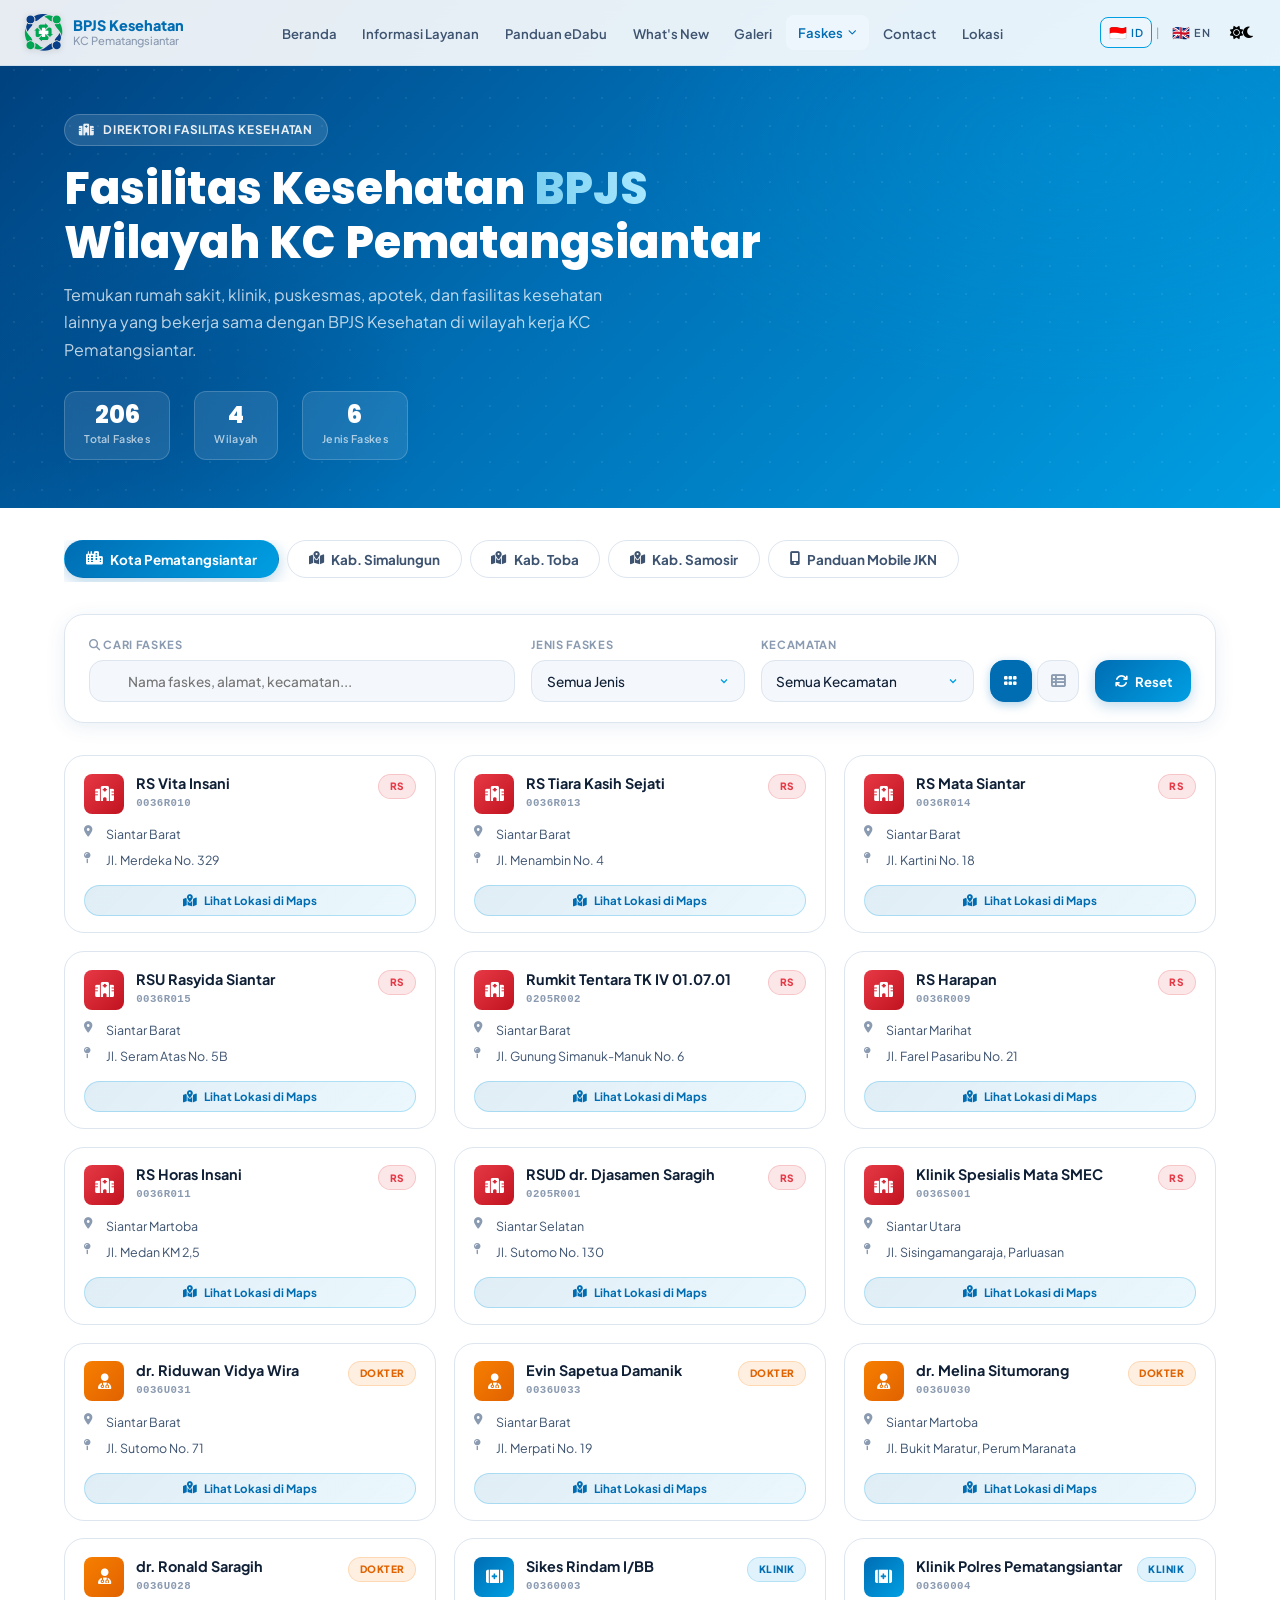
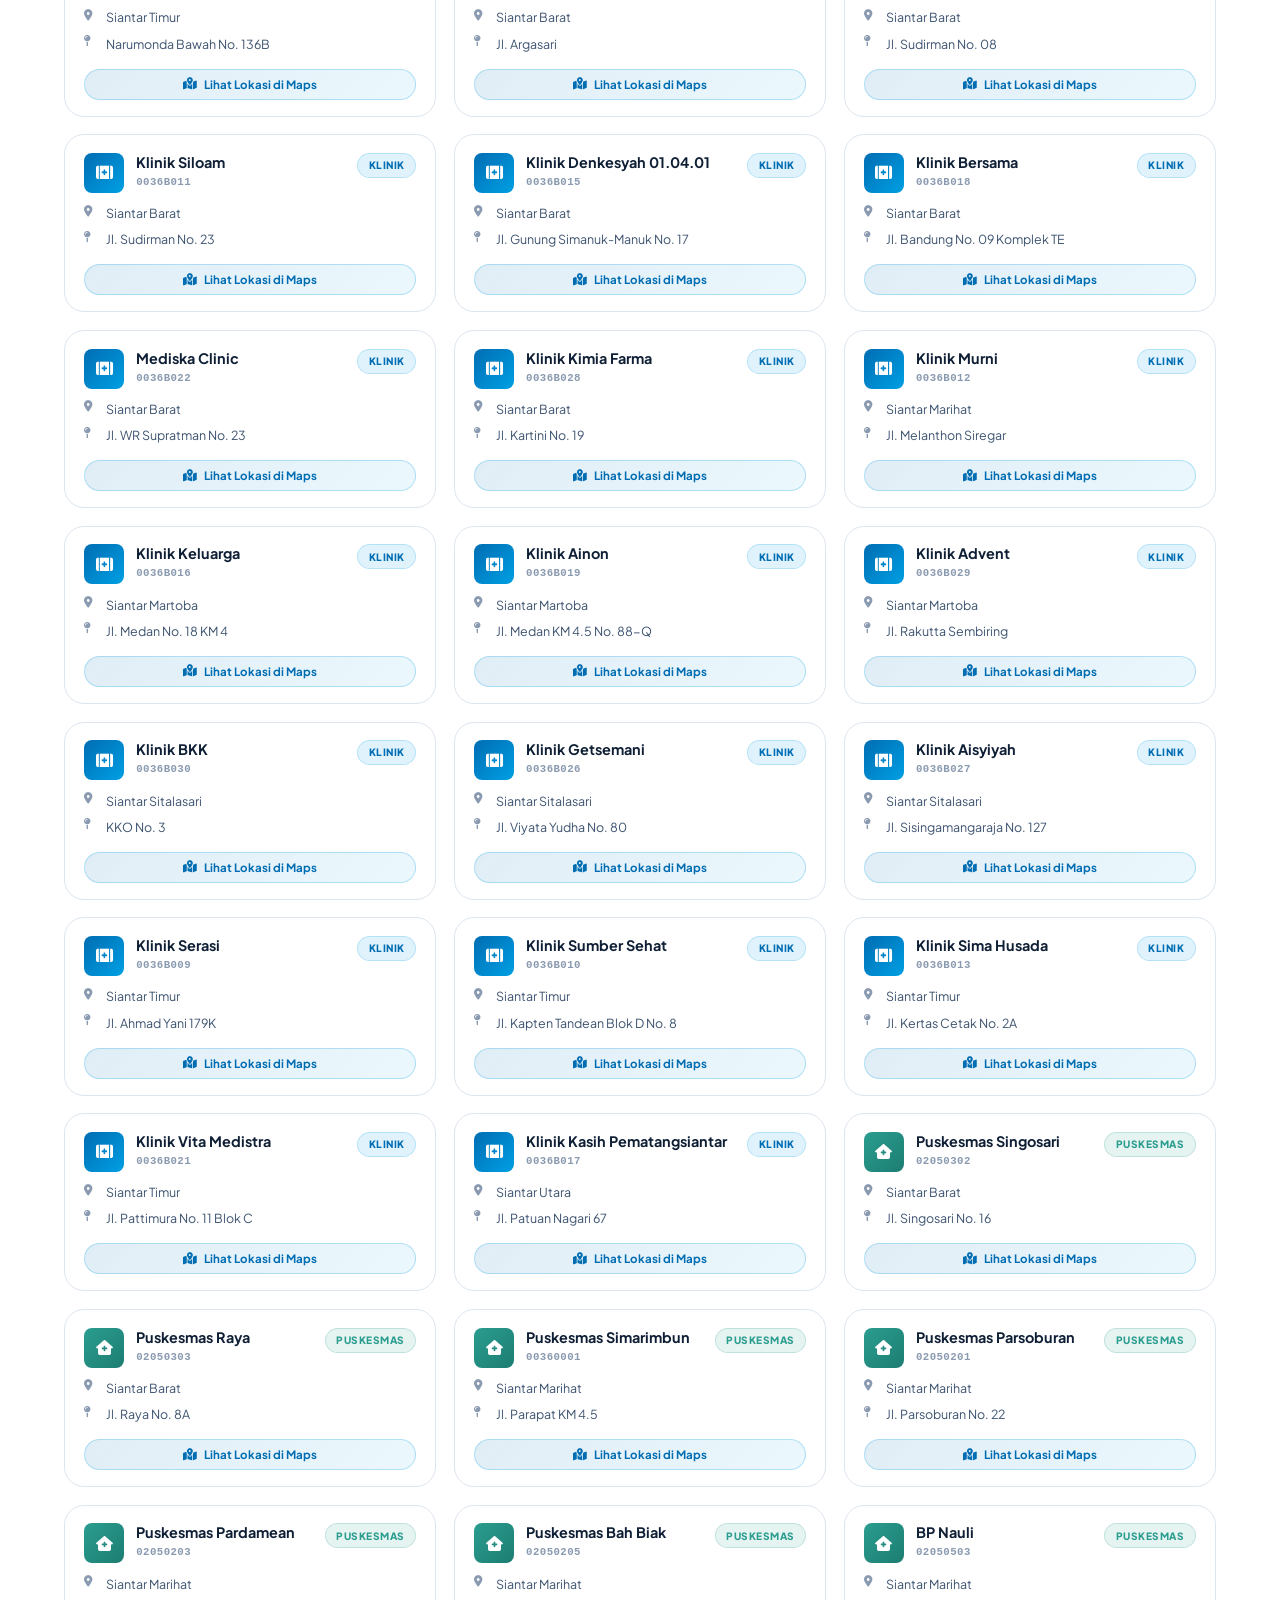
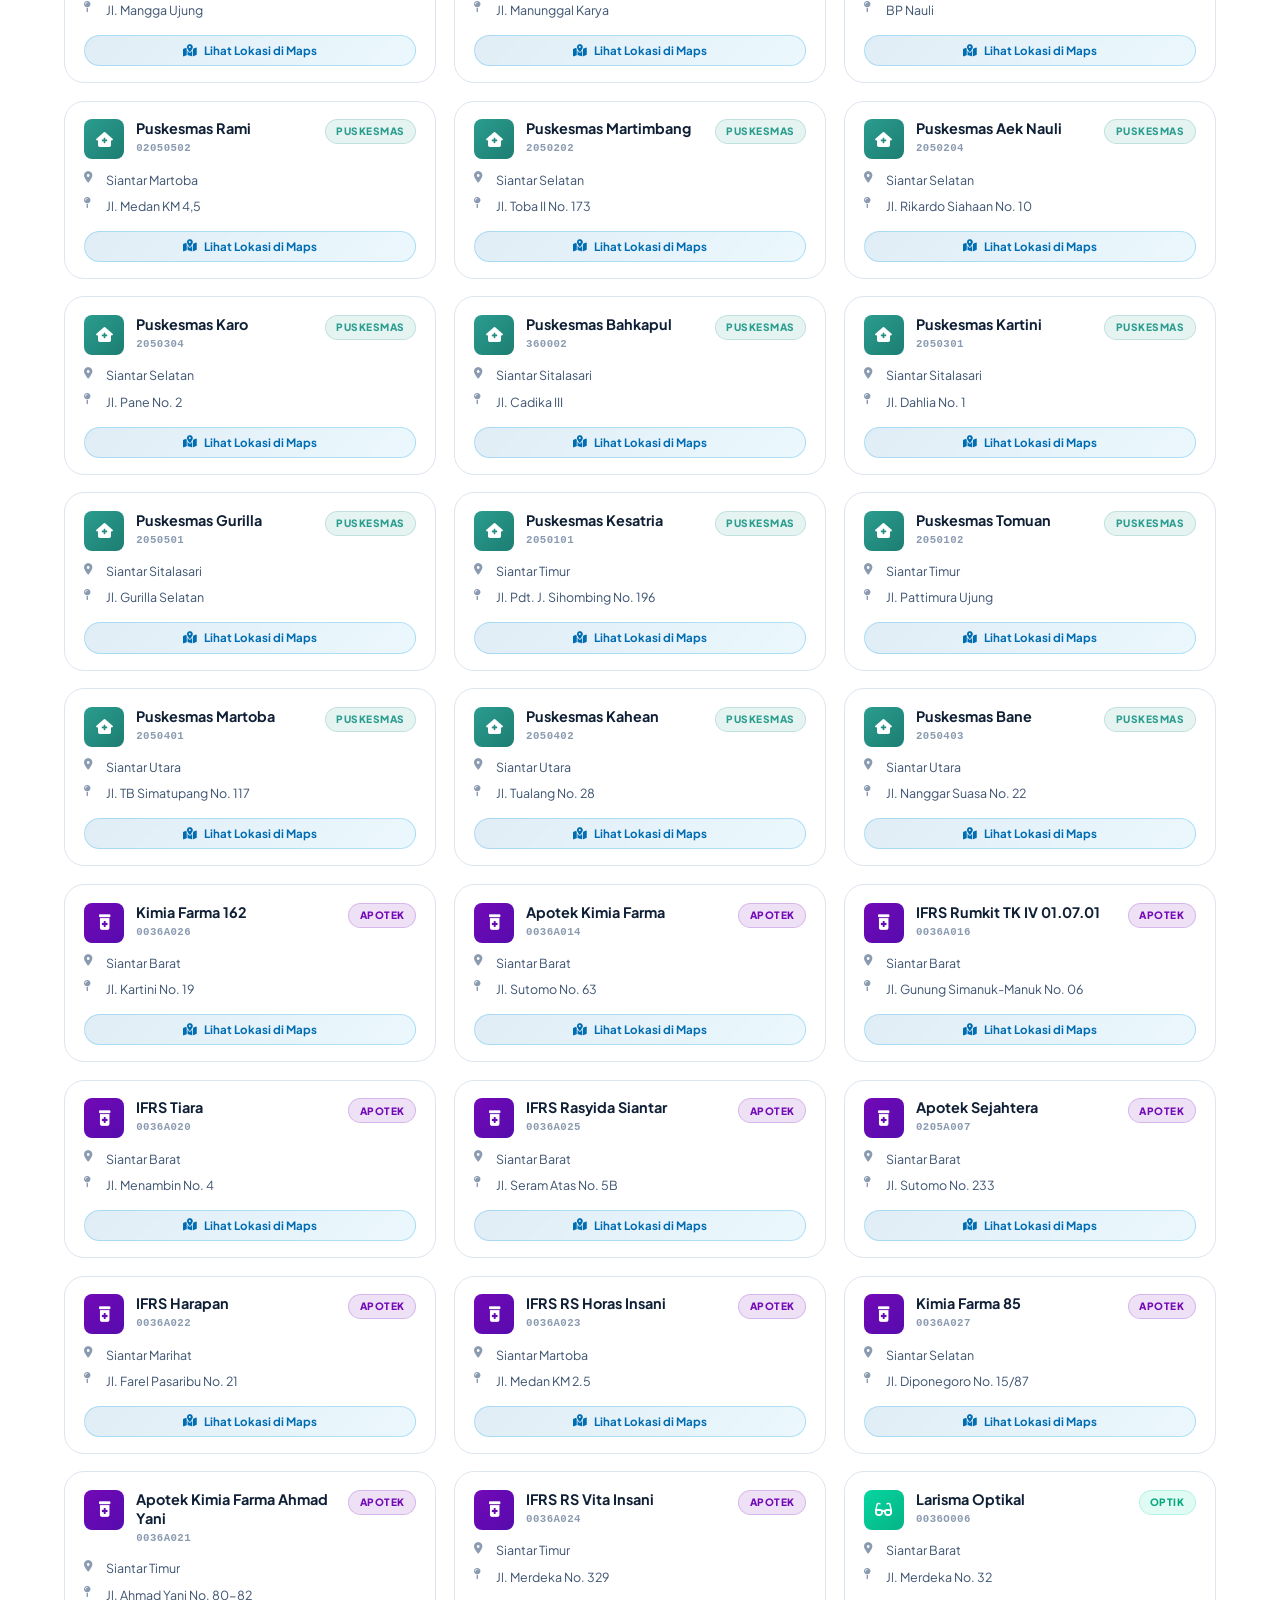
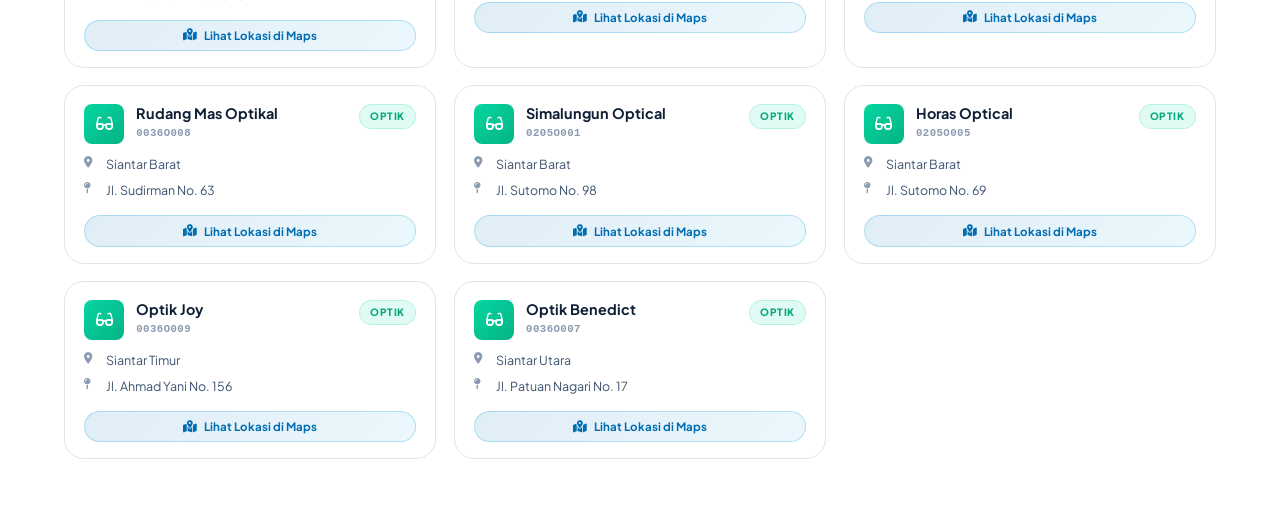
<file: faskes.html>
<!DOCTYPE html>
<html lang="id" data-theme="light">
<head>
  <meta charset="UTF-8"/>
  <meta name="viewport" content="width=device-width, initial-scale=1.0"/>
  <title>Fasilitas Kesehatan – BPJS Kesehatan KC Pematangsiantar</title>
  <link rel="preconnect" href="https://fonts.googleapis.com"/>
  <link rel="preconnect" href="https://fonts.gstatic.com" crossorigin/>
  <link href="https://fonts.googleapis.com/css2?family=Plus+Jakarta+Sans:wght@300;400;500;600;700;800&family=Poppins:wght@400;600;700;800;900&display=swap" rel="stylesheet"/>
  <link rel="stylesheet" href="https://cdnjs.cloudflare.com/ajax/libs/font-awesome/6.5.0/css/all.min.css"/>
  <link rel="stylesheet" href="style.css"/>
  <link rel="icon" type="image/png" href="files/photos/siantar.png"/>
  <style>
  /* ══ FASKES PAGE SPECIFIC STYLES ══ */

  /* ── Page Hero ── */
  .faskes-hero {
    background: linear-gradient(135deg, #003d7a 0%, #006db3 45%, #009FE3 100%);
    padding: calc(var(--navbar-h) + 3rem) 0 3rem;
    position: relative; overflow: hidden;
  }
  .faskes-hero::before {
    content: '';
    position: absolute; inset: 0;
    background:
      radial-gradient(ellipse 60% 80% at 85% 30%, rgba(0,159,227,.25) 0%, transparent 60%),
      radial-gradient(ellipse 40% 60% at 10% 80%, rgba(0,61,122,.4) 0%, transparent 60%);
    pointer-events: none;
  }
  .faskes-hero-dots {
    position: absolute; inset: 0;
    background-image: radial-gradient(rgba(255,255,255,.07) 1px, transparent 1px);
    background-size: 28px 28px;
    pointer-events: none;
  }
  .faskes-hero-inner {
    max-width: 1200px; margin: 0 auto; padding: 0 var(--sp-md);
    position: relative; z-index: 1;
  }
  .faskes-hero-eyebrow {
    display: inline-flex; align-items: center; gap: .5rem;
    background: rgba(255,255,255,.12); border: 1px solid rgba(255,255,255,.2);
    padding: .32rem .9rem; border-radius: 999px;
    font-size: .74rem; font-weight: 700; color: rgba(255,255,255,.9);
    letter-spacing: .06em; text-transform: uppercase; margin-bottom: 1rem;
  }
  .faskes-hero h1 {
    font-family: 'Poppins', sans-serif;
    font-size: clamp(1.6rem, 4vw, 2.8rem);
    font-weight: 800; color: white; line-height: 1.2;
    margin-bottom: .75rem;
  }
  .faskes-hero h1 span {
    background: linear-gradient(90deg, #7dd0f0, #a8e8ff);
    -webkit-background-clip: text; -webkit-text-fill-color: transparent;
    background-clip: text;
  }
  .faskes-hero p {
    color: rgba(255,255,255,.75); font-size: clamp(.84rem, 1.8vw, 1rem);
    max-width: 560px; line-height: 1.7;
  }
  .faskes-hero-stats {
    display: flex; gap: 1.5rem; margin-top: 1.75rem; flex-wrap: wrap;
  }
  .fh-stat {
    background: rgba(255,255,255,.1); border: 1px solid rgba(255,255,255,.18);
    border-radius: 12px; padding: .7rem 1.2rem; text-align: center;
    backdrop-filter: blur(8px);
  }
  .fh-stat-n { display: block; font-family: 'Poppins',sans-serif; font-size: 1.5rem; font-weight: 800; color: white; line-height: 1; }
  .fh-stat-l { display: block; font-size: .67rem; color: rgba(255,255,255,.65); font-weight: 600; margin-top: .2rem; letter-spacing: .03em; }

  /* ── Main Content ── */
  .faskes-main {
    max-width: 1200px; margin: 0 auto; padding: 2rem var(--sp-md) 4rem;
  }

  /* ── Dropdown Filter Bar ── */
  .faskes-control-bar {
    background: var(--bg-card); border: 1px solid var(--border);
    border-radius: var(--r-lg); padding: 1.25rem 1.5rem;
    box-shadow: var(--sh-md);
    display: flex; flex-wrap: wrap; gap: 1rem;
    align-items: flex-end;
    margin-bottom: 2rem;
    position: sticky; top: calc(var(--navbar-h) + 8px); z-index: 100;
  }
  .ctrl-group { display: flex; flex-direction: column; gap: .4rem; flex: 1; min-width: 160px; }
  .ctrl-group label {
    font-size: .7rem; font-weight: 700; color: var(--txt-3);
    letter-spacing: .06em; text-transform: uppercase;
  }
  .ctrl-select, .ctrl-input {
    height: 42px; padding: 0 .9rem;
    background: var(--bg-alt); border: 1px solid var(--border);
    border-radius: var(--r-md); color: var(--txt);
    font-family: inherit; font-size: .85rem; font-weight: 500;
    outline: none; width: 100%;
    transition: border-color .2s ease, box-shadow .2s ease;
    -webkit-appearance: none; appearance: none;
  }
  .ctrl-select { background-image: url("data:image/svg+xml,%3Csvg xmlns='http://www.w3.org/2000/svg' width='12' height='12' viewBox='0 0 24 24' fill='none' stroke='%23009FE3' stroke-width='2.5'%3E%3Cpath d='M6 9l6 6 6-6'/%3E%3C/svg%3E"); background-repeat: no-repeat; background-position: right .85rem center; padding-right: 2.2rem; cursor: pointer; }
  .ctrl-select:focus, .ctrl-input:focus { border-color: var(--c-accent); box-shadow: 0 0 0 3px rgba(0,159,227,.12); }
  .ctrl-input { position: relative; }
  .ctrl-search-wrap { position: relative; flex: 2; min-width: 220px; }
  .ctrl-search-wrap label { font-size: .7rem; font-weight: 700; color: var(--txt-3); letter-spacing: .06em; text-transform: uppercase; margin-bottom: .4rem; display: block; }
  .ctrl-search-wrap .ctrl-input { padding-left: 2.4rem; }
  .ctrl-search-icon { position: absolute; left: .85rem; bottom: 12px; color: var(--txt-3); font-size: .85rem; pointer-events: none; }
  .ctrl-reset-btn {
    height: 42px; padding: 0 1.2rem;
    background: linear-gradient(135deg, var(--c-primary), var(--c-accent));
    color: white; border: none; border-radius: var(--r-md);
    font-size: .82rem; font-weight: 700; cursor: pointer;
    display: flex; align-items: center; gap: .45rem;
    box-shadow: 0 4px 14px rgba(0,109,179,.25);
    transition: all .22s ease; white-space: nowrap; flex-shrink: 0;
    align-self: flex-end;
  }
  .ctrl-reset-btn:hover { transform: translateY(-2px); box-shadow: 0 6px 20px rgba(0,109,179,.4); }

  /* View toggle */
  .view-toggle { display: flex; gap: .35rem; align-self: flex-end; flex-shrink: 0; }
  .vtog-btn {
    width: 42px; height: 42px; border: 1px solid var(--border);
    border-radius: var(--r-md); background: var(--bg-alt);
    color: var(--txt-3); cursor: pointer; display: flex;
    align-items: center; justify-content: center; font-size: .9rem;
    transition: all .2s ease;
  }
  .vtog-btn.active { background: var(--c-primary); color: white; border-color: var(--c-primary); box-shadow: 0 3px 10px rgba(0,109,179,.3); }

  /* ── Results info ── */
  .faskes-result-info {
    display: flex; align-items: center; justify-content: space-between;
    margin-bottom: 1.25rem; flex-wrap: wrap; gap: .5rem;
  }
  .result-count {
    font-size: .82rem; color: var(--txt-2); font-weight: 600;
  }
  .result-count strong { color: var(--c-primary); }

  /* ── Section Tabs (Mobile JKN / Wilayah) ── */
  .faskes-nav-tabs {
    display: flex; gap: .5rem; overflow-x: auto; padding-bottom: .25rem;
    margin-bottom: 2rem;
    scrollbar-width: none;
  }
  .faskes-nav-tabs::-webkit-scrollbar { display: none; }
  .fn-tab {
    display: inline-flex; align-items: center; gap: .45rem;
    padding: .6rem 1.3rem; border-radius: var(--r-full);
    font-size: clamp(.75rem,1.7vw,.84rem); font-weight: 700;
    color: var(--txt-2); border: 1.5px solid var(--border);
    background: var(--bg-card); cursor: pointer; white-space: nowrap;
    transition: all .22s ease; flex-shrink: 0;
  }
  .fn-tab:hover { color: var(--c-primary); border-color: var(--c-accent); }
  .fn-tab.active {
    background: linear-gradient(135deg, var(--c-primary), var(--c-accent));
    color: white; border-color: transparent;
    box-shadow: 0 4px 16px rgba(0,109,179,.3);
  }

  /* ── Panel wrapper ── */
  .faskes-panel { display: none; animation: fpanel-in .3s ease; }
  .faskes-panel.active { display: block; }
  @keyframes fpanel-in { from { opacity:0; transform:translateY(10px); } to { opacity:1; transform:translateY(0); } }

  /* ══ CARD VIEW ══ */
  .faskes-cards-grid {
    display: grid; grid-template-columns: repeat(auto-fill, minmax(280px, 1fr));
    gap: 1.1rem;
  }
  .fcard {
    background: var(--bg-card); border: 1px solid var(--border);
    border-radius: var(--r-lg); padding: 1.1rem 1.2rem 1rem;
    display: flex; flex-direction: column; gap: .65rem;
    transition: transform .25s ease, box-shadow .25s ease, border-color .25s ease;
    position: relative; overflow: hidden;
  }
  .fcard::before {
    content: ''; position: absolute; top: 0; left: 0; right: 0; height: 3px;
    opacity: 0; transition: opacity .3s ease;
  }
  .fcard:hover { transform: translateY(-4px); box-shadow: var(--sh-lg); border-color: var(--border-hv); }
  .fcard:hover::before { opacity: 1; }

  /* Type color accent lines */
  .fcard[data-type="RS"]::before      { background: linear-gradient(90deg,#e63946,#ff6b7a); }
  .fcard[data-type="RS"]:hover         { border-color: #e63946; }
  .fcard[data-type="Klinik"]::before  { background: linear-gradient(90deg,#009FE3,#7dd0f0); }
  .fcard[data-type="Klinik"]:hover     { border-color: #009FE3; }
  .fcard[data-type="Puskesmas"]::before { background: linear-gradient(90deg,#2a9d8f,#38c9b9); }
  .fcard[data-type="Puskesmas"]:hover  { border-color: #2a9d8f; }
  .fcard[data-type="Dokter"]::before   { background: linear-gradient(90deg,#f77f00,#ffc947); }
  .fcard[data-type="Dokter"]:hover     { border-color: #f77f00; }
  .fcard[data-type="Apotek"]::before   { background: linear-gradient(90deg,#8338ec,#c77dff); }
  .fcard[data-type="Apotek"]:hover     { border-color: #8338ec; }
  .fcard[data-type="Optik"]::before    { background: linear-gradient(90deg,#06d6a0,#52f0c8); }
  .fcard[data-type="Optik"]:hover      { border-color: #06d6a0; }

  .fcard-header { display: flex; align-items: flex-start; gap: .75rem; }
  .fcard-icon {
    width: 40px; height: 40px; border-radius: var(--r-sm); flex-shrink: 0;
    display: flex; align-items: center; justify-content: center;
    font-size: .95rem; color: white;
  }
  .fcard-icon.type-RS       { background: linear-gradient(135deg,#e63946,#c1121f); }
  .fcard-icon.type-Klinik   { background: linear-gradient(135deg,#006db3,#009FE3); }
  .fcard-icon.type-Puskesmas{ background: linear-gradient(135deg,#2a9d8f,#1d7d72); }
  .fcard-icon.type-Dokter   { background: linear-gradient(135deg,#f77f00,#e06200); }
  .fcard-icon.type-Apotek   { background: linear-gradient(135deg,#7209b7,#560bad); }
  .fcard-icon.type-Optik    { background: linear-gradient(135deg,#06d6a0,#05b386); }

  .fcard-title-wrap { flex: 1; min-width: 0; }
  .fcard-name { font-size: clamp(.82rem,1.7vw,.9rem); font-weight: 700; color: var(--txt); line-height: 1.35; }
  .fcard-code { font-size: .67rem; color: var(--txt-3); font-weight: 600; font-family: monospace; margin-top: .1rem; letter-spacing: .04em; }
  .fcard-badge {
    display: inline-flex; align-items: center; gap: .3rem;
    padding: .2rem .65rem; border-radius: var(--r-full);
    font-size: .63rem; font-weight: 800; letter-spacing: .05em;
    text-transform: uppercase; flex-shrink: 0;
  }
  .badge-RS       { background:rgba(230,57,70,.12);  color:#e63946; border:1px solid rgba(230,57,70,.2); }
  .badge-Klinik   { background:rgba(0,159,227,.12);  color:#006db3; border:1px solid rgba(0,159,227,.2); }
  .badge-Puskesmas{ background:rgba(42,157,143,.12); color:#2a9d8f; border:1px solid rgba(42,157,143,.2); }
  .badge-Dokter   { background:rgba(247,127,0,.12);  color:#e06200; border:1px solid rgba(247,127,0,.2); }
  .badge-Apotek   { background:rgba(114,9,183,.12);  color:#7209b7; border:1px solid rgba(114,9,183,.2); }
  .badge-Optik    { background:rgba(6,214,160,.12);  color:#06a87e; border:1px solid rgba(6,214,160,.2); }
  [data-theme="dark"] .badge-RS       { background:rgba(230,57,70,.18);  color:#ff7a85; }
  [data-theme="dark"] .badge-Klinik   { background:rgba(0,159,227,.18);  color:#7dd0f0; }
  [data-theme="dark"] .badge-Puskesmas{ background:rgba(42,157,143,.18); color:#4fd8cb; }
  [data-theme="dark"] .badge-Dokter   { background:rgba(247,127,0,.18);  color:#ffb347; }
  [data-theme="dark"] .badge-Apotek   { background:rgba(114,9,183,.18);  color:#c77dff; }
  [data-theme="dark"] .badge-Optik    { background:rgba(6,214,160,.18);  color:#52f0c8; }

  .fcard-meta { display: flex; flex-direction: column; gap: .35rem; }
  .fcard-meta-row { display: flex; align-items: flex-start; gap: .5rem; font-size: clamp(.73rem,1.5vw,.78rem); color: var(--txt-2); }
  .fcard-meta-row i { color: var(--txt-3); font-size: .7rem; margin-top: .15rem; flex-shrink: 0; width: 14px; }

  /* ── Lokasi Button on Card ── */
  .fcard-loc-btn {
    display: inline-flex; align-items: center; gap: .4rem;
    padding: .44rem .9rem; border-radius: var(--r-full);
    font-size: .72rem; font-weight: 700;
    background: linear-gradient(135deg, rgba(0,109,179,.12), rgba(0,159,227,.08));
    border: 1px solid rgba(0,159,227,.25); color: var(--c-primary);
    cursor: pointer; transition: all .22s ease;
    width: 100%; justify-content: center; margin-top: .25rem;
    font-family: inherit;
  }
  [data-theme="dark"] .fcard-loc-btn { background: rgba(0,159,227,.1); color: #7dd0f0; border-color: rgba(0,229,255,.2); }
  .fcard-loc-btn:hover { background: linear-gradient(135deg,#006db3,#009FE3); color: white; border-color: transparent; box-shadow: 0 4px 16px rgba(0,109,179,.3); transform: translateY(-1px); }
  .fcard-loc-btn i { font-size: .75rem; }

  /* Table lokasi link */
  .td-loc-btn {
    display: inline-flex; align-items: center; gap: .35rem;
    padding: .3rem .75rem; border-radius: var(--r-full);
    font-size: .7rem; font-weight: 700;
    background: rgba(0,109,179,.08); border: 1px solid rgba(0,109,179,.2);
    color: var(--c-primary); cursor: pointer; transition: all .2s ease;
    white-space: nowrap; font-family: inherit;
  }
  [data-theme="dark"] .td-loc-btn { background: rgba(0,159,227,.08); color: #7dd0f0; border-color: rgba(0,229,255,.18); }
  .td-loc-btn:hover { background: var(--c-primary); color: white; border-color: transparent; }

  /* ── Map Modal ── */
  .map-modal-overlay {
    position: fixed; inset: 0; z-index: 9000;
    background: rgba(0,0,0,.75); backdrop-filter: blur(6px);
    display: flex; align-items: center; justify-content: center;
    padding: 1rem;
    opacity: 0; pointer-events: none; visibility: hidden;
    transition: opacity .25s ease, visibility .25s;
  }
  .map-modal-overlay.open { opacity: 1; pointer-events: auto; visibility: visible; }
  .map-modal {
    background: var(--bg-card); border: 1px solid var(--border);
    border-radius: var(--r-lg); box-shadow: 0 24px 80px rgba(0,0,0,.7);
    width: 100%; max-width: 780px;
    overflow: hidden;
    transform: translateY(20px) scale(.97);
    transition: transform .28s ease;
    max-height: 92vh; display: flex; flex-direction: column;
  }
  .map-modal-overlay.open .map-modal { transform: translateY(0) scale(1); }
  .map-modal-head {
    display: flex; align-items: flex-start; justify-content: space-between; gap: 1rem;
    padding: 1.1rem 1.25rem;
    border-bottom: 1px solid var(--border);
    flex-shrink: 0;
  }
  .map-modal-head-left { display: flex; align-items: flex-start; gap: .85rem; }
  .map-modal-ico {
    width: 44px; height: 44px; border-radius: var(--r-md); flex-shrink: 0;
    display: flex; align-items: center; justify-content: center;
    color: white; font-size: 1rem;
  }
  .map-modal-title { font-size: clamp(.88rem,1.8vw,.98rem); font-weight: 800; color: var(--txt); line-height: 1.3; margin-bottom: .2rem; }
  .map-modal-sub { font-size: .75rem; color: var(--txt-2); display: flex; align-items: center; gap: .5rem; flex-wrap: wrap; }
  .map-modal-sub span { display: flex; align-items: center; gap: .3rem; }
  .map-modal-close {
    width: 34px; height: 34px; border-radius: 50%; flex-shrink: 0;
    background: var(--bg-alt); border: 1px solid var(--border);
    color: var(--txt-3); display: flex; align-items: center; justify-content: center;
    font-size: .82rem; cursor: pointer; transition: all .2s ease;
  }
  .map-modal-close:hover { background: #e63946; color: white; border-color: #e63946; }
  .map-modal-iframe-wrap { flex: 1; position: relative; min-height: 0; }
  .map-modal-iframe-wrap iframe { display: block; width: 100%; height: 420px; border: none; }
  .map-modal-foot {
    padding: .85rem 1.25rem;
    border-top: 1px solid var(--border);
    display: flex; align-items: center; justify-content: space-between; gap: .75rem;
    flex-wrap: wrap; flex-shrink: 0;
  }
  .map-modal-kode { font-size: .7rem; font-family: monospace; color: var(--txt-3); background: var(--bg-alt); padding: .22rem .6rem; border-radius: 6px; }
  .map-modal-foot-btns { display: flex; gap: .5rem; }
  .map-open-btn {
    display: inline-flex; align-items: center; gap: .4rem;
    padding: .55rem 1.1rem; border-radius: var(--r-full);
    font-size: .78rem; font-weight: 700; cursor: pointer;
    transition: all .2s ease; font-family: inherit; border: none;
  }
  .map-open-gmaps { background: linear-gradient(135deg,#006db3,#009FE3); color: white; box-shadow: 0 4px 14px rgba(0,109,179,.28); }
  .map-open-gmaps:hover { box-shadow: 0 6px 22px rgba(0,109,179,.45); transform: translateY(-1px); }
  .map-open-dir { background: linear-gradient(135deg,#e63946,#c1121f); color: white; box-shadow: 0 4px 14px rgba(230,57,70,.28); }
  .map-open-dir:hover { box-shadow: 0 6px 22px rgba(230,57,70,.42); transform: translateY(-1px); }
  .map-loading { position: absolute; inset: 0; background: var(--bg-alt); display: flex; flex-direction: column; align-items: center; justify-content: center; gap: .75rem; color: var(--txt-3); }
  .map-loading-spin { width: 36px; height: 36px; border: 3px solid var(--border); border-top-color: var(--c-primary); border-radius: 50%; animation: spin-loader 1s linear infinite; }
  @keyframes spin-loader { to { transform: rotate(360deg); } }

  @media (max-width: 600px) {
    .map-modal-iframe-wrap iframe { height: 300px; }
    .map-modal-foot { flex-direction: column; align-items: stretch; }
    .map-modal-foot-btns { flex-direction: column; }
    .map-open-btn { justify-content: center; }
  }

  /* ══ TABLE VIEW ══ */
  .faskes-table-wrap {
    background: var(--bg-card); border: 1px solid var(--border);
    border-radius: var(--r-lg); overflow: hidden; box-shadow: var(--sh-md);
  }
  .faskes-table {
    width: 100%; border-collapse: collapse; font-size: clamp(.72rem,1.5vw,.82rem);
  }
  .faskes-table thead {
    background: linear-gradient(135deg, var(--c-primary), var(--c-accent));
    color: white; position: sticky; top: 0; z-index: 2;
  }
  .faskes-table th {
    padding: .85rem 1rem; text-align: left; font-weight: 700;
    font-size: .72rem; letter-spacing: .06em; text-transform: uppercase;
    white-space: nowrap;
  }
  .faskes-table th:first-child { padding-left: 1.25rem; }
  .faskes-table tbody tr {
    border-bottom: 1px solid var(--border);
    transition: background .15s ease;
  }
  .faskes-table tbody tr:last-child { border-bottom: none; }
  .faskes-table tbody tr:hover { background: var(--bg-alt); }
  .faskes-table td { padding: .75rem 1rem; color: var(--txt); vertical-align: middle; }
  .faskes-table td:first-child { padding-left: 1.25rem; color: var(--txt-3); font-size: .7rem; font-weight: 600; }
  .faskes-table .td-name { font-weight: 700; color: var(--txt); }
  .faskes-table .td-code { font-family: monospace; font-size: .7rem; color: var(--txt-3); background: var(--bg-alt); padding: .15rem .45rem; border-radius: 4px; white-space: nowrap; }
  .faskes-table .td-addr { color: var(--txt-2); max-width: 240px; line-height: 1.45; }
  .no-result {
    text-align: center; padding: 3rem 1rem;
    color: var(--txt-3); font-size: .9rem;
  }
  .no-result i { font-size: 2.5rem; display: block; margin-bottom: .75rem; opacity: .4; }

  /* ══ MOBILE JKN GUIDE ══ */
  .mjkn-intro {
    background: linear-gradient(135deg, rgba(0,109,179,.07), rgba(0,159,227,.04));
    border: 1px solid rgba(0,159,227,.2);
    border-radius: var(--r-lg); padding: 1.5rem;
    margin-bottom: 2rem; display: flex; gap: 1rem; align-items: flex-start;
  }
  .mjkn-intro-icon {
    width: 52px; height: 52px; flex-shrink: 0;
    background: linear-gradient(135deg, var(--c-primary), var(--c-accent));
    border-radius: var(--r-md); display: flex; align-items: center; justify-content: center;
    color: white; font-size: 1.35rem;
    box-shadow: 0 6px 18px rgba(0,109,179,.25);
  }
  .mjkn-intro-text h3 { font-size: 1rem; font-weight: 800; color: var(--txt); margin-bottom: .35rem; }
  .mjkn-intro-text p { font-size: .83rem; color: var(--txt-2); line-height: 1.65; }
  .mjkn-intro-text a { color: var(--c-primary); font-weight: 700; }

  .mjkn-grid { display: grid; grid-template-columns: repeat(auto-fill, minmax(300px, 1fr)); gap: 1.1rem; }
  .mjkn-card {
    background: var(--bg-card); border: 1px solid var(--border);
    border-radius: var(--r-lg); overflow: hidden;
    transition: transform .25s ease, box-shadow .25s ease;
  }
  .mjkn-card:hover { transform: translateY(-4px); box-shadow: var(--sh-lg); }
  .mjkn-card-head {
    background: linear-gradient(135deg, var(--c-primary), var(--c-accent));
    padding: 1rem 1.2rem; display: flex; align-items: center; gap: .75rem;
  }
  .mjkn-card-head i { color: rgba(255,255,255,.85); font-size: 1.15rem; }
  .mjkn-card-head h3 { color: white; font-size: .88rem; font-weight: 700; }
  .mjkn-card-body { padding: 1.1rem 1.2rem; }
  .mjkn-steps { display: flex; flex-direction: column; gap: .6rem; counter-reset: step-c; }
  .mjkn-step {
    display: flex; gap: .7rem; align-items: flex-start;
    font-size: .8rem; color: var(--txt-2); line-height: 1.55;
    counter-increment: step-c;
  }
  .mjkn-step-num {
    width: 22px; height: 22px; border-radius: 50%; flex-shrink: 0;
    background: linear-gradient(135deg, var(--c-primary), var(--c-accent));
    color: white; font-size: .65rem; font-weight: 800;
    display: flex; align-items: center; justify-content: center;
    margin-top: .1rem;
  }
  .mjkn-step strong { color: var(--txt); }

  /* ── Pagination / Empty ── */
  .faskes-empty {
    text-align: center; padding: 4rem 1rem;
    color: var(--txt-3);
  }
  .faskes-empty i { font-size: 3.5rem; opacity: .3; margin-bottom: 1rem; display: block; }
  .faskes-empty h3 { font-size: 1rem; color: var(--txt-2); margin-bottom: .4rem; }
  .faskes-empty p { font-size: .82rem; }

  /* ── Responsive ── */
  @media (max-width: 767px) {
    .faskes-control-bar { padding: 1rem; gap: .75rem; position: relative; top: auto; }
    .ctrl-group, .ctrl-search-wrap { min-width: 100%; }
    .faskes-hero-stats { gap: .85rem; }
    .fh-stat { padding: .5rem .9rem; }
    .faskes-table-wrap { overflow-x: auto; }
    .faskes-table { min-width: 620px; }
    .mjkn-grid { grid-template-columns: 1fr; }
    .mjkn-intro { flex-direction: column; }
  }
  @media (max-width: 575px) {
    .faskes-cards-grid { grid-template-columns: 1fr; }
    .view-toggle { display: none; }
  }
  </style>
</head>
<body>

<!-- ════════════════════════════════════
     NAVBAR (sama persis dengan index)
════════════════════════════════════ -->
<nav class="navbar" id="navbar">
  <div class="nav-container">
    <a href="index.html" class="nav-brand">
      <img src="files/photos/logo-bpjs.png" alt="Logo BPJS Kesehatan" class="brand-img"
           onerror="this.style.display='none';this.nextElementSibling.style.display='flex'"/>
      <div class="brand-logo-fallback" style="display:none"><i class="fa-solid fa-shield-heart"></i></div>
      <div class="brand-text">
        <span class="brand-main">BPJS Kesehatan</span>
        <span class="brand-sub">KC Pematangsiantar</span>
      </div>
    </a>

    <ul class="nav-links" id="navLinks">
      <li><a href="index.html"           class="nav-link">Beranda</a></li>
      <li><a href="index.html#layanan"   class="nav-link">Informasi Layanan</a></li>
      <li><a href="index.html#panduan"   class="nav-link">Panduan eDabu</a></li>
      <li><a href="index.html#news"      class="nav-link">What's New</a></li>
      <li><a href="index.html#galeri"    class="nav-link">Galeri</a></li>

      <!-- ── DROPDOWN FASKES ── -->
      <li class="nav-dropdown">
        <a href="faskes.html" class="nav-link nav-link-dropdown active">
          Faskes <i class="fa-solid fa-chevron-down nav-dd-icon"></i>
        </a>
        <div class="nav-dd-menu">
          <div class="nav-dd-header">Direktori Faskes BPJS</div>
          <a href="faskes.html?tab=mobilejkn" class="nav-dd-item">
            <div class="nav-dd-item-icon" style="background:linear-gradient(135deg,#006db3,#009FE3)"><i class="fa-solid fa-mobile-screen"></i></div>
            <div>
              <div class="nav-dd-item-title">Panduan Mobile JKN</div>
              <div class="nav-dd-item-sub">Cara penggunaan aplikasi</div>
            </div>
          </a>
          <a href="faskes.html?tab=siantar" class="nav-dd-item">
            <div class="nav-dd-item-icon" style="background:linear-gradient(135deg,#e63946,#c1121f)"><i class="fa-solid fa-city"></i></div>
            <div>
              <div class="nav-dd-item-title">Kota Pematangsiantar</div>
              <div class="nav-dd-item-sub">RS, Klinik, Puskesmas</div>
            </div>
          </a>
          <a href="faskes.html?tab=simalungun" class="nav-dd-item">
            <div class="nav-dd-item-icon" style="background:linear-gradient(135deg,#2a9d8f,#1d7d72)"><i class="fa-solid fa-map-location-dot"></i></div>
            <div>
              <div class="nav-dd-item-title">Kab. Simalungun</div>
              <div class="nav-dd-item-sub">RS, Klinik, Puskesmas</div>
            </div>
          </a>
          <a href="faskes.html?tab=toba" class="nav-dd-item">
            <div class="nav-dd-item-icon" style="background:linear-gradient(135deg,#f77f00,#e06200)"><i class="fa-solid fa-map-location-dot"></i></div>
            <div>
              <div class="nav-dd-item-title">Kab. Toba</div>
              <div class="nav-dd-item-sub">RS, Klinik, Puskesmas</div>
            </div>
          </a>
          <a href="faskes.html?tab=samosir" class="nav-dd-item">
            <div class="nav-dd-item-icon" style="background:linear-gradient(135deg,#7209b7,#560bad)"><i class="fa-solid fa-map-location-dot"></i></div>
            <div>
              <div class="nav-dd-item-title">Kab. Samosir</div>
              <div class="nav-dd-item-sub">RS, Klinik, Puskesmas</div>
            </div>
          </a>
        </div>
      </li>

      <li><a href="index.html#contact" class="nav-link">Contact</a></li>
      <li><a href="index.html#lokasi"  class="nav-link">Lokasi</a></li>
    </ul>

    <div class="nav-right">
      <div class="lang-switcher" id="langSwitcher">
        <button class="lang-btn active" data-lang="id"><span class="lang-flag">🇮🇩</span><span class="lang-code">ID</span></button>
        <span class="lang-divider">|</span>
        <button class="lang-btn" data-lang="en"><span class="lang-flag">🇬🇧</span><span class="lang-code">EN</span></button>
      </div>
      <button class="theme-toggle" id="themeToggle" aria-label="Toggle theme">
        <span class="tog-track"><span class="tog-thumb"></span></span>
        <i class="fa-solid fa-sun  tog-sun"></i>
        <i class="fa-solid fa-moon tog-moon"></i>
      </button>
      <button class="hamburger" id="hamburger" aria-label="Menu">
        <span></span><span></span><span></span>
      </button>
    </div>
  </div>
</nav>

<!-- ════════════════════════════════════
     PAGE HERO
════════════════════════════════════ -->
<div class="faskes-hero">
  <div class="faskes-hero-dots"></div>
  <div class="faskes-hero-inner">
    <div class="faskes-hero-eyebrow">
      <i class="fa-solid fa-hospital"></i> Direktori Fasilitas Kesehatan
    </div>
    <h1>Fasilitas Kesehatan <span>BPJS</span><br>Wilayah KC Pematangsiantar</h1>
    <p>Temukan rumah sakit, klinik, puskesmas, apotek, dan fasilitas kesehatan lainnya yang bekerja sama dengan BPJS Kesehatan di wilayah kerja KC Pematangsiantar.</p>
    <div class="faskes-hero-stats">
      <div class="fh-stat"><span class="fh-stat-n" id="statTotal">200+</span><span class="fh-stat-l">Total Faskes</span></div>
      <div class="fh-stat"><span class="fh-stat-n">4</span><span class="fh-stat-l">Wilayah</span></div>
      <div class="fh-stat"><span class="fh-stat-n">6</span><span class="fh-stat-l">Jenis Faskes</span></div>
    </div>
  </div>
</div>

<!-- ════════════════════════════════════
     MAIN CONTENT
════════════════════════════════════ -->
<main class="faskes-main">

  <!-- Section Tabs -->
  <div class="faskes-nav-tabs" id="faskesNavTabs">
    <button class="fn-tab active" data-panel="siantar">
      <i class="fa-solid fa-city"></i> Kota Pematangsiantar
    </button>
    <button class="fn-tab" data-panel="simalungun">
      <i class="fa-solid fa-map-location-dot"></i> Kab. Simalungun
    </button>
    <button class="fn-tab" data-panel="toba">
      <i class="fa-solid fa-map-location-dot"></i> Kab. Toba
    </button>
    <button class="fn-tab" data-panel="samosir">
      <i class="fa-solid fa-map-location-dot"></i> Kab. Samosir
    </button>
    <button class="fn-tab" data-panel="mobilejkn">
      <i class="fa-solid fa-mobile-screen"></i> Panduan Mobile JKN
    </button>
  </div>

  <!-- ══ CONTROL BAR (only for faskes panels) ══ -->
  <div class="faskes-control-bar" id="controlBar">
    <div class="ctrl-search-wrap">
      <label for="searchInput"><i class="fa-solid fa-magnifying-glass"></i> Cari Faskes</label>
      <i class="fa-solid fa-magnifying-glass ctrl-search-icon"></i>
      <input type="text" id="searchInput" class="ctrl-input" placeholder="Nama faskes, alamat, kecamatan..."/>
    </div>
    <div class="ctrl-group">
      <label for="typeFilter">Jenis Faskes</label>
      <select id="typeFilter" class="ctrl-select">
        <option value="">Semua Jenis</option>
        <option value="RS">Rumah Sakit</option>
        <option value="Klinik">Klinik</option>
        <option value="Puskesmas">Puskesmas</option>
        <option value="Dokter">Dokter Umum</option>
        <option value="Apotek">Apotek</option>
        <option value="Optik">Optik</option>
      </select>
    </div>
    <div class="ctrl-group">
      <label for="kecFilter">Kecamatan</label>
      <select id="kecFilter" class="ctrl-select">
        <option value="">Semua Kecamatan</option>
      </select>
    </div>
    <div class="view-toggle">
      <button class="vtog-btn active" id="btnCardView" title="Card View"><i class="fa-solid fa-grip"></i></button>
      <button class="vtog-btn" id="btnTableView" title="Table View"><i class="fa-solid fa-table-list"></i></button>
    </div>
    <button class="ctrl-reset-btn" id="resetBtn">
      <i class="fa-solid fa-arrows-rotate"></i> Reset
    </button>
  </div>

  <!-- Result count -->
  <div class="faskes-result-info" id="resultInfo" style="display:none">
    <div class="result-count">Menampilkan <strong id="countShown">0</strong> dari <strong id="countTotal">0</strong> fasilitas kesehatan</div>
  </div>

  <!-- ══════════ PANEL: PEMATANGSIANTAR ══════════ -->
  <div class="faskes-panel active" id="panel-siantar">
    <div class="faskes-cards-grid" id="grid-siantar"></div>
    <div class="faskes-table-wrap" id="table-siantar" style="display:none"><table class="faskes-table"><thead><tr><th>#</th><th>Kode</th><th>Nama Faskes</th><th>Jenis</th><th>Kecamatan</th><th>Alamat</th><th>Lokasi</th></tr></thead><tbody id="tbody-siantar"></tbody></table></div>
    <div class="faskes-empty" id="empty-siantar" style="display:none"><i class="fa-solid fa-magnifying-glass"></i><h3>Tidak ditemukan</h3><p>Coba kata kunci atau filter lain.</p></div>
  </div>

  <!-- ══════════ PANEL: SIMALUNGUN ══════════ -->
  <div class="faskes-panel" id="panel-simalungun">
    <div class="faskes-cards-grid" id="grid-simalungun"></div>
    <div class="faskes-table-wrap" id="table-simalungun" style="display:none"><table class="faskes-table"><thead><tr><th>#</th><th>Kode</th><th>Nama Faskes</th><th>Jenis</th><th>Kecamatan</th><th>Alamat</th><th>Lokasi</th></tr></thead><tbody id="tbody-simalungun"></tbody></table></div>
    <div class="faskes-empty" id="empty-simalungun" style="display:none"><i class="fa-solid fa-magnifying-glass"></i><h3>Tidak ditemukan</h3><p>Coba kata kunci atau filter lain.</p></div>
  </div>

  <!-- ══════════ PANEL: TOBA ══════════ -->
  <div class="faskes-panel" id="panel-toba">
    <div class="faskes-cards-grid" id="grid-toba"></div>
    <div class="faskes-table-wrap" id="table-toba" style="display:none"><table class="faskes-table"><thead><tr><th>#</th><th>Kode</th><th>Nama Faskes</th><th>Jenis</th><th>Kecamatan</th><th>Alamat</th><th>Lokasi</th></tr></thead><tbody id="tbody-toba"></tbody></table></div>
    <div class="faskes-empty" id="empty-toba" style="display:none"><i class="fa-solid fa-magnifying-glass"></i><h3>Tidak ditemukan</h3><p>Coba kata kunci atau filter lain.</p></div>
  </div>

  <!-- ══════════ PANEL: SAMOSIR ══════════ -->
  <div class="faskes-panel" id="panel-samosir">
    <div class="faskes-cards-grid" id="grid-samosir"></div>
    <div class="faskes-table-wrap" id="table-samosir" style="display:none"><table class="faskes-table"><thead><tr><th>#</th><th>Kode</th><th>Nama Faskes</th><th>Jenis</th><th>Kecamatan</th><th>Alamat</th><th>Lokasi</th></tr></thead><tbody id="tbody-samosir"></tbody></table></div>
    <div class="faskes-empty" id="empty-samosir" style="display:none"><i class="fa-solid fa-magnifying-glass"></i><h3>Tidak ditemukan</h3><p>Coba kata kunci atau filter lain.</p></div>
  </div>

  <!-- ══════════ PANEL: MOBILE JKN ══════════ -->
  <div class="faskes-panel" id="panel-mobilejkn">
    <div class="mjkn-intro">
      <div class="mjkn-intro-icon"><i class="fa-solid fa-mobile-screen-button"></i></div>
      <div class="mjkn-intro-text">
        <h3>Aplikasi Mobile JKN — BPJS Kesehatan</h3>
        <p>Mobile JKN adalah aplikasi resmi BPJS Kesehatan untuk peserta JKN. Tersedia di <strong>Google Play Store</strong> dan <strong>App Store</strong>. Panduan berikut disusun ulang berdasarkan panduan resmi BPJS Kesehatan. Untuk bantuan lebih lanjut kunjungi <a href="https://sipp.bpjs-kesehatan.go.id/" target="_blank">sipp.bpjs-kesehatan.go.id</a>.</p>
      </div>
    </div>
    <div class="mjkn-grid">

      <div class="mjkn-card">
        <div class="mjkn-card-head"><i class="fa-solid fa-right-to-bracket"></i><h3>Cara Login ke Mobile JKN</h3></div>
        <div class="mjkn-card-body"><div class="mjkn-steps">
          <div class="mjkn-step"><div class="mjkn-step-num">1</div><div>Buka aplikasi Mobile JKN, pilih <strong>Masuk/Daftar</strong> di pojok kiri atas</div></div>
          <div class="mjkn-step"><div class="mjkn-step-num">2</div><div>Pilih <strong>Masuk</strong></div></div>
          <div class="mjkn-step"><div class="mjkn-step-num">3</div><div>Pilih jenis identitas, masukkan <strong>NIK/Nomor Kartu</strong>, password, dan captcha, lalu ketuk <strong>MASUK</strong></div></div>
        </div></div>
      </div>

      <div class="mjkn-card">
        <div class="mjkn-card-head"><i class="fa-solid fa-fingerprint"></i><h3>Login dengan Biometrik</h3></div>
        <div class="mjkn-card-body"><div class="mjkn-steps">
          <div class="mjkn-step"><div class="mjkn-step-num">1</div><div>Login terlebih dulu, masuk ke <strong>Menu Profil</strong>, aktifkan <strong>Login dengan Biometrik</strong></div></div>
          <div class="mjkn-step"><div class="mjkn-step-num">2</div><div>Setujui syarat dan ketentuan, masukkan password untuk mendaftar biometrik</div></div>
          <div class="mjkn-step"><div class="mjkn-step-num">3</div><div>Status berubah <strong>ON</strong> — selanjutnya login dapat menggunakan sidik jari atau face recognition</div></div>
        </div></div>
      </div>

      <div class="mjkn-card">
        <div class="mjkn-card-head"><i class="fa-solid fa-key"></i><h3>Lupa Kata Sandi</h3></div>
        <div class="mjkn-card-body"><div class="mjkn-steps">
          <div class="mjkn-step"><div class="mjkn-step-num">1</div><div>Pada halaman login, pilih fitur <strong>Lupa Kata Sandi</strong></div></div>
          <div class="mjkn-step"><div class="mjkn-step-num">2</div><div>Masukkan <strong>NIK</strong> dan captcha, lalu ketuk Lanjut</div></div>
          <div class="mjkn-step"><div class="mjkn-step-num">3</div><div>Pilih metode pemulihan: <strong>SMS, E-Mail</strong>, atau <strong>Pertanyaan Data Pribadi</strong></div></div>
        </div></div>
      </div>

      <div class="mjkn-card">
        <div class="mjkn-card-head"><i class="fa-solid fa-user-plus"></i><h3>Daftar Akun Baru</h3></div>
        <div class="mjkn-card-body"><div class="mjkn-steps">
          <div class="mjkn-step"><div class="mjkn-step-num">1</div><div>Buka aplikasi, ketuk <strong>Daftar</strong></div></div>
          <div class="mjkn-step"><div class="mjkn-step-num">2</div><div>Isi formulir: <strong>NIK, Nama, Tanggal Lahir, Captcha</strong>, lalu ketuk Verifikasi Data</div></div>
          <div class="mjkn-step"><div class="mjkn-step-num">3</div><div>Masukkan nomor HP, kirim kode OTP, masukkan OTP, lalu ketuk <strong>Registrasi</strong></div></div>
        </div></div>
      </div>

      <div class="mjkn-card">
        <div class="mjkn-card-head"><i class="fa-solid fa-lock"></i><h3>Mengubah PIN</h3></div>
        <div class="mjkn-card-body"><div class="mjkn-steps">
          <div class="mjkn-step"><div class="mjkn-step-num">1</div><div>Dari menu Home, ketuk <strong>Profil</strong></div></div>
          <div class="mjkn-step"><div class="mjkn-step-num">2</div><div>Pilih <strong>Ubah PIN</strong>, masukkan PIN saat ini</div></div>
          <div class="mjkn-step"><div class="mjkn-step-num">3</div><div>Masukkan PIN baru, verifikasi, lalu ketuk <strong>Setuju</strong></div></div>
        </div></div>
      </div>

      <div class="mjkn-card">
        <div class="mjkn-card-head"><i class="fa-solid fa-rotate"></i><h3>Mengubah Kata Sandi</h3></div>
        <div class="mjkn-card-body"><div class="mjkn-steps">
          <div class="mjkn-step"><div class="mjkn-step-num">1</div><div>Masuk ke <strong>Profil</strong>, pilih <strong>Ubah Kata Sandi</strong></div></div>
          <div class="mjkn-step"><div class="mjkn-step-num">2</div><div>Isi form: password lama, password baru, konfirmasi password baru, dan captcha</div></div>
          <div class="mjkn-step"><div class="mjkn-step-num">3</div><div>Ketuk <strong>Simpan</strong> — aplikasi akan otomatis login ulang</div></div>
        </div></div>
      </div>

      <div class="mjkn-card">
        <div class="mjkn-card-head"><i class="fa-solid fa-floppy-disk"></i><h3>Simpan Data Username</h3></div>
        <div class="mjkn-card-body"><div class="mjkn-steps">
          <div class="mjkn-step"><div class="mjkn-step-num">1</div><div>Setelah login, buka <strong>Menu Profil</strong></div></div>
          <div class="mjkn-step"><div class="mjkn-step-num">2</div><div>Aktifkan fitur <strong>Simpan Data Username</strong> dengan menggeser tombol ke ON</div></div>
          <div class="mjkn-step"><div class="mjkn-step-num">3</div><div>Halaman login berikutnya akan otomatis terisi nomor kartu peserta terakhir</div></div>
        </div></div>
      </div>

      <div class="mjkn-card">
        <div class="mjkn-card-head"><i class="fa-solid fa-bell"></i><h3>Mengaktifkan Notifikasi</h3></div>
        <div class="mjkn-card-body"><div class="mjkn-steps">
          <div class="mjkn-step"><div class="mjkn-step-num">1</div><div>Masuk ke <strong>Menu Profil</strong></div></div>
          <div class="mjkn-step"><div class="mjkn-step-num">2</div><div>Geser tombol di baris <strong>Notifikasi</strong> ke posisi aktif (ON)</div></div>
          <div class="mjkn-step"><div class="mjkn-step-num">3</div><div>Anda akan menerima pemberitahuan layanan JKN secara otomatis</div></div>
        </div></div>
      </div>

      <div class="mjkn-card">
        <div class="mjkn-card-head"><i class="fa-solid fa-arrow-right-from-bracket"></i><h3>Keluar dari Aplikasi</h3></div>
        <div class="mjkn-card-body"><div class="mjkn-steps">
          <div class="mjkn-step"><div class="mjkn-step-num">1</div><div>Buka <strong>Menu Lainnya</strong>, ketuk <strong>Keluar</strong></div></div>
          <div class="mjkn-step"><div class="mjkn-step-num">2</div><div>Ketuk <strong>Setuju</strong> pada pop-up konfirmasi</div></div>
          <div class="mjkn-step"><div class="mjkn-step-num">3</div><div>Anda akan dikembalikan ke landing page Mobile JKN</div></div>
        </div></div>
      </div>

    </div>
  </div><!-- end panel mobilejkn -->

</main>

<!-- Back to top -->
<button class="back-to-top" id="backToTop" aria-label="Back to top">
  <i class="fa-solid fa-chevron-up"></i>
</button>

<script src="script.js"></script>
<script>
/* ══════════════════════════════════════════════
   FASKES DATA — disusun ulang dari sumber publik
   Sumber: faskesbpjs.com & bpjs-kesehatan.go.id
   Data inti: nama, jenis, kecamatan, kode, alamat
══════════════════════════════════════════════ */
const FASKES_DB = {

  /* ── KOTA PEMATANGSIANTAR ── */
  siantar: [
    // Rumah Sakit
    {kode:"0036R010", nama:"RS Vita Insani",                    jenis:"RS",        kec:"Siantar Barat",      alamat:"Jl. Merdeka No. 329"},
    {kode:"0036R013", nama:"RS Tiara Kasih Sejati",             jenis:"RS",        kec:"Siantar Barat",      alamat:"Jl. Menambin No. 4"},
    {kode:"0036R014", nama:"RS Mata Siantar",                   jenis:"RS",        kec:"Siantar Barat",      alamat:"Jl. Kartini No. 18"},
    {kode:"0036R015", nama:"RSU Rasyida Siantar",               jenis:"RS",        kec:"Siantar Barat",      alamat:"Jl. Seram Atas No. 5B"},
    {kode:"0205R002", nama:"Rumkit Tentara TK IV 01.07.01",     jenis:"RS",        kec:"Siantar Barat",      alamat:"Jl. Gunung Simanuk-Manuk No. 6"},
    {kode:"0036R009", nama:"RS Harapan",                        jenis:"RS",        kec:"Siantar Marihat",    alamat:"Jl. Farel Pasaribu No. 21"},
    {kode:"0036R011", nama:"RS Horas Insani",                   jenis:"RS",        kec:"Siantar Martoba",    alamat:"Jl. Medan KM 2,5"},
    {kode:"0205R001", nama:"RSUD dr. Djasamen Saragih",         jenis:"RS",        kec:"Siantar Selatan",    alamat:"Jl. Sutomo No. 130"},
    {kode:"0036S001", nama:"Klinik Spesialis Mata SMEC",        jenis:"RS",        kec:"Siantar Utara",      alamat:"Jl. Sisingamangaraja, Parluasan"},
    // Dokter Umum
    {kode:"0036U031", nama:"dr. Riduwan Vidya Wira",            jenis:"Dokter",    kec:"Siantar Barat",      alamat:"Jl. Sutomo No. 71"},
    {kode:"0036U033", nama:"Evin Sapetua Damanik",              jenis:"Dokter",    kec:"Siantar Barat",      alamat:"Jl. Merpati No. 19"},
    {kode:"0036U030", nama:"dr. Melina Situmorang",             jenis:"Dokter",    kec:"Siantar Martoba",    alamat:"Jl. Bukit Maratur, Perum Maranata"},
    {kode:"0036U028", nama:"dr. Ronald Saragih",                jenis:"Dokter",    kec:"Siantar Timur",      alamat:"Narumonda Bawah No. 136B"},
    // Klinik
    {kode:"00360003", nama:"Sikes Rindam I/BB",                 jenis:"Klinik",    kec:"Siantar Barat",      alamat:"Jl. Argasari"},
    {kode:"00360004", nama:"Klinik Polres Pematangsiantar",     jenis:"Klinik",    kec:"Siantar Barat",      alamat:"Jl. Sudirman No. 08"},
    {kode:"0036B011", nama:"Klinik Siloam",                     jenis:"Klinik",    kec:"Siantar Barat",      alamat:"Jl. Sudirman No. 23"},
    {kode:"0036B015", nama:"Klinik Denkesyah 01.04.01",         jenis:"Klinik",    kec:"Siantar Barat",      alamat:"Jl. Gunung Simanuk-Manuk No. 17"},
    {kode:"0036B018", nama:"Klinik Bersama",                    jenis:"Klinik",    kec:"Siantar Barat",      alamat:"Jl. Bandung No. 09 Komplek TE"},
    {kode:"0036B022", nama:"Mediska Clinic",                    jenis:"Klinik",    kec:"Siantar Barat",      alamat:"Jl. WR Supratman No. 23"},
    {kode:"0036B028", nama:"Klinik Kimia Farma",                jenis:"Klinik",    kec:"Siantar Barat",      alamat:"Jl. Kartini No. 19"},
    {kode:"0036B012", nama:"Klinik Murni",                      jenis:"Klinik",    kec:"Siantar Marihat",    alamat:"Jl. Melanthon Siregar"},
    {kode:"0036B016", nama:"Klinik Keluarga",                   jenis:"Klinik",    kec:"Siantar Martoba",    alamat:"Jl. Medan No. 18 KM 4"},
    {kode:"0036B019", nama:"Klinik Ainon",                      jenis:"Klinik",    kec:"Siantar Martoba",    alamat:"Jl. Medan KM 4.5 No. 88-Q"},
    {kode:"0036B029", nama:"Klinik Advent",                     jenis:"Klinik",    kec:"Siantar Martoba",    alamat:"Jl. Rakutta Sembiring"},
    {kode:"0036B030", nama:"Klinik BKK",                        jenis:"Klinik",    kec:"Siantar Sitalasari", alamat:"KKO No. 3"},
    {kode:"0036B026", nama:"Klinik Getsemani",                  jenis:"Klinik",    kec:"Siantar Sitalasari", alamat:"Jl. Viyata Yudha No. 80"},
    {kode:"0036B027", nama:"Klinik Aisyiyah",                   jenis:"Klinik",    kec:"Siantar Sitalasari", alamat:"Jl. Sisingamangaraja No. 127"},
    {kode:"0036B009", nama:"Klinik Serasi",                     jenis:"Klinik",    kec:"Siantar Timur",      alamat:"Jl. Ahmad Yani 179K"},
    {kode:"0036B010", nama:"Klinik Sumber Sehat",               jenis:"Klinik",    kec:"Siantar Timur",      alamat:"Jl. Kapten Tandean Blok D No. 8"},
    {kode:"0036B013", nama:"Klinik Sima Husada",                jenis:"Klinik",    kec:"Siantar Timur",      alamat:"Jl. Kertas Cetak No. 2A"},
    {kode:"0036B021", nama:"Klinik Vita Medistra",              jenis:"Klinik",    kec:"Siantar Timur",      alamat:"Jl. Pattimura No. 11 Blok C"},
    {kode:"0036B017", nama:"Klinik Kasih Pematangsiantar",      jenis:"Klinik",    kec:"Siantar Utara",      alamat:"Jl. Patuan Nagari 67"},
    // Puskesmas
    {kode:"02050302", nama:"Puskesmas Singosari",               jenis:"Puskesmas", kec:"Siantar Barat",      alamat:"Jl. Singosari No. 16"},
    {kode:"02050303", nama:"Puskesmas Raya",                    jenis:"Puskesmas", kec:"Siantar Barat",      alamat:"Jl. Raya No. 8A"},
    {kode:"00360001", nama:"Puskesmas Simarimbun",              jenis:"Puskesmas", kec:"Siantar Marihat",    alamat:"Jl. Parapat KM 4.5"},
    {kode:"02050201", nama:"Puskesmas Parsoburan",              jenis:"Puskesmas", kec:"Siantar Marihat",    alamat:"Jl. Parsoburan No. 22"},
    {kode:"02050203", nama:"Puskesmas Pardamean",               jenis:"Puskesmas", kec:"Siantar Marihat",    alamat:"Jl. Mangga Ujung"},
    {kode:"02050205", nama:"Puskesmas Bah Biak",                jenis:"Puskesmas", kec:"Siantar Marihat",    alamat:"Jl. Manunggal Karya"},
    {kode:"02050503", nama:"BP Nauli",                          jenis:"Puskesmas", kec:"Siantar Marihat",    alamat:"BP Nauli"},
    {kode:"02050502", nama:"Puskesmas Rami",                    jenis:"Puskesmas", kec:"Siantar Martoba",    alamat:"Jl. Medan KM 4,5"},
    {kode:"2050202",  nama:"Puskesmas Martimbang",              jenis:"Puskesmas", kec:"Siantar Selatan",    alamat:"Jl. Toba II No. 173"},
    {kode:"2050204",  nama:"Puskesmas Aek Nauli",               jenis:"Puskesmas", kec:"Siantar Selatan",    alamat:"Jl. Rikardo Siahaan No. 10"},
    {kode:"2050304",  nama:"Puskesmas Karo",                    jenis:"Puskesmas", kec:"Siantar Selatan",    alamat:"Jl. Pane No. 2"},
    {kode:"360002",   nama:"Puskesmas Bahkapul",                jenis:"Puskesmas", kec:"Siantar Sitalasari", alamat:"Jl. Cadika III"},
    {kode:"2050301",  nama:"Puskesmas Kartini",                 jenis:"Puskesmas", kec:"Siantar Sitalasari", alamat:"Jl. Dahlia No. 1"},
    {kode:"2050501",  nama:"Puskesmas Gurilla",                 jenis:"Puskesmas", kec:"Siantar Sitalasari", alamat:"Jl. Gurilla Selatan"},
    {kode:"2050101",  nama:"Puskesmas Kesatria",                jenis:"Puskesmas", kec:"Siantar Timur",      alamat:"Jl. Pdt. J. Sihombing No. 196"},
    {kode:"2050102",  nama:"Puskesmas Tomuan",                  jenis:"Puskesmas", kec:"Siantar Timur",      alamat:"Jl. Pattimura Ujung"},
    {kode:"2050401",  nama:"Puskesmas Martoba",                 jenis:"Puskesmas", kec:"Siantar Utara",      alamat:"Jl. TB Simatupang No. 117"},
    {kode:"2050402",  nama:"Puskesmas Kahean",                  jenis:"Puskesmas", kec:"Siantar Utara",      alamat:"Jl. Tualang No. 28"},
    {kode:"2050403",  nama:"Puskesmas Bane",                    jenis:"Puskesmas", kec:"Siantar Utara",      alamat:"Jl. Nanggar Suasa No. 22"},
    // Apotek
    {kode:"0036A026", nama:"Kimia Farma 162",                   jenis:"Apotek",    kec:"Siantar Barat",      alamat:"Jl. Kartini No. 19"},
    {kode:"0036A014", nama:"Apotek Kimia Farma",                jenis:"Apotek",    kec:"Siantar Barat",      alamat:"Jl. Sutomo No. 63"},
    {kode:"0036A016", nama:"IFRS Rumkit TK IV 01.07.01",        jenis:"Apotek",    kec:"Siantar Barat",      alamat:"Jl. Gunung Simanuk-Manuk No. 06"},
    {kode:"0036A020", nama:"IFRS Tiara",                        jenis:"Apotek",    kec:"Siantar Barat",      alamat:"Jl. Menambin No. 4"},
    {kode:"0036A025", nama:"IFRS Rasyida Siantar",              jenis:"Apotek",    kec:"Siantar Barat",      alamat:"Jl. Seram Atas No. 5B"},
    {kode:"0205A007", nama:"Apotek Sejahtera",                  jenis:"Apotek",    kec:"Siantar Barat",      alamat:"Jl. Sutomo No. 233"},
    {kode:"0036A022", nama:"IFRS Harapan",                      jenis:"Apotek",    kec:"Siantar Marihat",    alamat:"Jl. Farel Pasaribu No. 21"},
    {kode:"0036A023", nama:"IFRS RS Horas Insani",              jenis:"Apotek",    kec:"Siantar Martoba",    alamat:"Jl. Medan KM 2.5"},
    {kode:"0036A027", nama:"Kimia Farma 85",                    jenis:"Apotek",    kec:"Siantar Selatan",    alamat:"Jl. Diponegoro No. 15/87"},
    {kode:"0036A021", nama:"Apotek Kimia Farma Ahmad Yani",     jenis:"Apotek",    kec:"Siantar Timur",      alamat:"Jl. Ahmad Yani No. 80-82"},
    {kode:"0036A024", nama:"IFRS RS Vita Insani",               jenis:"Apotek",    kec:"Siantar Timur",      alamat:"Jl. Merdeka No. 329"},
    // Optik
    {kode:"0036O006", nama:"Larisma Optikal",                   jenis:"Optik",     kec:"Siantar Barat",      alamat:"Jl. Merdeka No. 32"},
    {kode:"0036O008", nama:"Rudang Mas Optikal",                jenis:"Optik",     kec:"Siantar Barat",      alamat:"Jl. Sudirman No. 63"},
    {kode:"0205O001", nama:"Simalungun Optical",                jenis:"Optik",     kec:"Siantar Barat",      alamat:"Jl. Sutomo No. 98"},
    {kode:"0205O005", nama:"Horas Optical",                     jenis:"Optik",     kec:"Siantar Barat",      alamat:"Jl. Sutomo No. 69"},
    {kode:"0036O009", nama:"Optik Joy",                         jenis:"Optik",     kec:"Siantar Timur",      alamat:"Jl. Ahmad Yani No. 156"},
    {kode:"0036O007", nama:"Optik Benedict",                    jenis:"Optik",     kec:"Siantar Utara",      alamat:"Jl. Patuan Nagari No. 17"},
  ],

  /* ── KAB. SIMALUNGUN ── */
  simalungun: [
    // RS
    {kode:"0029R004", nama:"RSUD Perdagangan",                  jenis:"RS",        kec:"Bandar",              alamat:"Jl. Rajamin Purba, SH"},
    {kode:"0029R010", nama:"RSU Karya Husada",                  jenis:"RS",        kec:"Bandar",              alamat:"Jl. Merdeka No. 12-18"},
    {kode:"0029R006", nama:"RS Laras PTP IV",                   jenis:"RS",        kec:"Bandar Huluan",       alamat:"Jl. Besar Pekan Bahapal"},
    {kode:"0207R001", nama:"RSUD Parapat",                      jenis:"RS",        kec:"Girsang Sipangan Bolon", alamat:"Jl. Rumah Sakit Umum"},
    {kode:"0029R005", nama:"RSUD Tuan Rondahaim",               jenis:"RS",        kec:"Panumbeian Panei",    alamat:"Jl. P.Siantar–Seribu Dolok"},
    {kode:"0029R011", nama:"RS GKPS Bethesda Saribudolok",      jenis:"RS",        kec:"Silimakuta",          alamat:"Jl. Kesehatan No. 106"},
    {kode:"0207R003", nama:"RS Balimbingan PTP IV",             jenis:"RS",        kec:"Tanah Jawa",          alamat:"Jl. Tanah Jawa"},
    // Dokter
    {kode:"0029U017", nama:"Andreas Purba",                     jenis:"Dokter",    kec:"Bandar",              alamat:"Jl. Rajamin Purba, Perumahan"},
    {kode:"0029U015", nama:"dr. Zulfianidar",                   jenis:"Dokter",    kec:"Gunung Malela",       alamat:"Huta I Bangun"},
    {kode:"0029U018", nama:"dr. Icha Stephanie",                jenis:"Dokter",    kec:"Gunung Maligas",      alamat:"Jl. Anjangsana"},
    // Klinik
    {kode:"0029B042", nama:"Pandawa Medical Centre",            jenis:"Klinik",    kec:"Bandar",              alamat:"Jl. Sisingamangaraja No. 02"},
    {kode:"0029B007", nama:"Klinik Pandu",                      jenis:"Klinik",    kec:"Bandar",              alamat:"Jl. SM Raja No. 627"},
    {kode:"0029B025", nama:"Klinik dr. Helmi Sinaga",           jenis:"Klinik",    kec:"Bandar",              alamat:"Jl. Simpang Mayang No. 8"},
    {kode:"0029B039", nama:"Klinik Laras",                      jenis:"Klinik",    kec:"Bandar Huluan",       alamat:"Jl. Besar Bahapal"},
    {kode:"0029B013", nama:"Klinik Pratama Sei Mangkei",        jenis:"Klinik",    kec:"Bosar Maligas",       alamat:"Jl. Juta II Nagori Sei Mangkei"},
    {kode:"0029B019", nama:"Klinik Puskesbun Kebun Mayang",     jenis:"Klinik",    kec:"Bosar Maligas",       alamat:"Huta Mayang"},
    {kode:"0029B014", nama:"Klinik PT Bridgestone",             jenis:"Klinik",    kec:"Dolok Batunanggar",   alamat:"Dolok Merangir I"},
    {kode:"0029B033", nama:"Yasmin Medical",                    jenis:"Klinik",    kec:"Dolok Batunanggar",   alamat:"Desa Bahbolon, Serbelawan"},
    {kode:"0029B038", nama:"Klinik Anugrah",                    jenis:"Klinik",    kec:"Dolok Batunanggar",   alamat:"Jl. Merdeka"},
    {kode:"0029B004", nama:"Klinik Putri Parapat",              jenis:"Klinik",    kec:"Girsang Sipangan Bolon", alamat:"Jl. Josep Sinaga No. 121"},
    {kode:"0029B015", nama:"Klinik Munthe I",                   jenis:"Klinik",    kec:"Gunung Malela",       alamat:"Huta Margo Mulya Separuh"},
    {kode:"0029B021", nama:"Klinik Bukit Maradja Estate",       jenis:"Klinik",    kec:"Gunung Malela",       alamat:"Asahan KM 19"},
    {kode:"0029B037", nama:"Klinik Karang Rejo",                jenis:"Klinik",    kec:"Gunung Maligas",      alamat:"Jl. Arjosari Dusun II"},
    {kode:"0029B008", nama:"Klinik Mitra Keluarga",             jenis:"Klinik",    kec:"Hatonduhan",          alamat:"Huta III Perbeokan"},
    {kode:"0029B020", nama:"Klinik Puskesbun Bah Jambi",        jenis:"Klinik",    kec:"Jawa Maraja Bah Jambi", alamat:"Huta Bah Jambi"},
    {kode:"0029B034", nama:"Klinik Bunda Theresia",             jenis:"Klinik",    kec:"Raya",                alamat:"Raya Tongah Dipar"},
    {kode:"00290001", nama:"Tonkes Yonif 122/TS",               jenis:"Klinik",    kec:"Siantar",             alamat:"Jl. Melanthon Siregar"},
    {kode:"00290002", nama:"Klinik Polres Simalungun",          jenis:"Klinik",    kec:"Siantar",             alamat:"Jl. Sangnawaluh"},
    {kode:"0029B010", nama:"Klinik Restu Bunda",                jenis:"Klinik",    kec:"Siantar",             alamat:"Jl. Ulakma Sinaga No. 49"},
    {kode:"0029B031", nama:"Klinik Sutra Medical Centre",       jenis:"Klinik",    kec:"Siantar",             alamat:"Jl. Asahan KM 3.5"},
    {kode:"0029B041", nama:"Puskesbun Sidamanik",               jenis:"Klinik",    kec:"Sidamanik",           alamat:"Desa Sidamanik"},
    {kode:"0029B011", nama:"Klinik Permata",                    jenis:"Klinik",    kec:"Silimakuta",          alamat:"Jl. Sudirman No. 24"},
    {kode:"0029B029", nama:"Santo Fransiskus Assisi",           jenis:"Klinik",    kec:"Silimakuta",          alamat:"Jl. Kabanjahe No. 6"},
    {kode:"0029B026", nama:"Klinik Yasmin",                     jenis:"Klinik",    kec:"Tanah Jawa",          alamat:"Huta V Suhinagodang"},
    {kode:"0029B036", nama:"Klinik dr. Mulatua Siahaan",        jenis:"Klinik",    kec:"Tanah Jawa",          alamat:"Jl. Besar Bosar Galugur"},
    {kode:"0029B040", nama:"Klinik Pratama Nusantara",          jenis:"Klinik",    kec:"Tanah Jawa",          alamat:"Jl. Raya Balimbingan"},
    {kode:"0029B023", nama:"Klinik Tinjouan",                   jenis:"Klinik",    kec:"Ujung Padang",        alamat:"Desa Huta III Tinjouan"},
    // Puskesmas (43 total)
    {kode:"00291003", nama:"Puskesmas Marihat Bandar",          jenis:"Puskesmas", kec:"Bandar",              alamat:"Jl. Gereja Nagori Marihat"},
    {kode:"02070801", nama:"Puskesmas Perdagangan",             jenis:"Puskesmas", kec:"Bandar",              alamat:"Jl. Kartini No. 50"},
    {kode:"02070805", nama:"Puskesmas Bandar Huluan",           jenis:"Puskesmas", kec:"Bandar Huluan",       alamat:"Bandar Huluan"},
    {kode:"00291009", nama:"Puskesmas Bandar Tinggi",           jenis:"Puskesmas", kec:"Bandar Masilam",      alamat:"Komplek Pekan Bandar Tinggi"},
    {kode:"02070803", nama:"Puskesmas Bandar Masilam",          jenis:"Puskesmas", kec:"Bandar Masilam",      alamat:"Bandar Masilam"},
    {kode:"00291006", nama:"Puskesmas Parbutaran",              jenis:"Puskesmas", kec:"Bosar Maligas",       alamat:"Jl. Tuan Mandis Purba"},
    {kode:"02071701", nama:"Puskesmas Bosar Maligas",           jenis:"Puskesmas", kec:"Bosar Maligas",       alamat:"Bosar Maligas"},
    {kode:"00291008", nama:"Puskesmas Bah Bolon",               jenis:"Puskesmas", kec:"Dolok Batunanggar",   alamat:"Dolok Batunanggar"},
    {kode:"02071401", nama:"Puskesmas Serbelawan",              jenis:"Puskesmas", kec:"Dolok Batunanggar",   alamat:"Serbelawan"},
    {kode:"02070701", nama:"Puskesmas Tiga Dolok",              jenis:"Puskesmas", kec:"Dolok Panribuan",     alamat:"Tiga Dolok"},
    {kode:"02070601", nama:"Puskesmas SP Angin",                jenis:"Puskesmas", kec:"Dolok Pardamean",     alamat:"SP. Angin"},
    {kode:"00291004", nama:"Puskesmas Cingkes",                 jenis:"Puskesmas", kec:"Dolok Silau",         alamat:"Jl. Besar Nagori Cingkes"},
    {kode:"02071501", nama:"Puskesmas Saran Padang",            jenis:"Puskesmas", kec:"Dolok Silau",         alamat:"Saran Padang"},
    {kode:"02071201", nama:"Puskesmas Parapat",                 jenis:"Puskesmas", kec:"Girsang Sipangan Bolon", alamat:"Jl. Anggarajim No. 15"},
    {kode:"00291007", nama:"Puskesmas Bandar Siantar",          jenis:"Puskesmas", kec:"Gunung Malela",       alamat:"Jl. Utama Bandar Siantar"},
    {kode:"02071002", nama:"Puskesmas Simp Bah Jambi",          jenis:"Puskesmas", kec:"Gunung Malela",       alamat:"Simp. Bah Jambi"},
    {kode:"02071801", nama:"Puskesmas Gunung Maligas",          jenis:"Puskesmas", kec:"Gunung Maligas",      alamat:"Gunung Maligas"},
    {kode:"02071301", nama:"Puskesmas Haranggaol",              jenis:"Puskesmas", kec:"Haranggaol Horison",  alamat:"Jl. Besar Haranggaol"},
    {kode:"00291002", nama:"Puskesmas Buntu Turunan",           jenis:"Puskesmas", kec:"Hatonduhan",          alamat:"Huta VI Titi Beton"},
    {kode:"02072001", nama:"Puskesmas Hatonduhan",              jenis:"Puskesmas", kec:"Hatonduhan",          alamat:"Hatonduhan"},
    {kode:"02070302", nama:"Puskesmas Raja Maligas",            jenis:"Puskesmas", kec:"Hutabayu Raja",       alamat:"Raja Maligas"},
    {kode:"02070303", nama:"Puskesmas Huta Bayu",               jenis:"Puskesmas", kec:"Hutabayu Raja",       alamat:"Huta Bayu"},
    {kode:"02071901", nama:"Puskesmas Jawamaraja Bah Jambi",    jenis:"Puskesmas", kec:"Jawa Maraja Bah Jambi", alamat:"Huta Jawa Maraja I"},
    {kode:"02071101", nama:"Puskesmas Tiga Balata",             jenis:"Puskesmas", kec:"Jorlang Hataran",     alamat:"Tiga Balata"},
    {kode:"02070401", nama:"Puskesmas Panei Tongah",            jenis:"Puskesmas", kec:"Pane",                alamat:"Panei Tongah"},
    {kode:"02072101", nama:"Puskesmas Panombean",               jenis:"Puskesmas", kec:"Panumbeian Panei",    alamat:"Batu IV Pamatang Panombeian"},
    {kode:"02070802", nama:"Puskesmas Pematang Bandar",         jenis:"Puskesmas", kec:"Pematang Bandar",     alamat:"Pematang Bandar"},
    {kode:"02070804", nama:"Puskesmas Kerasaan",                jenis:"Puskesmas", kec:"Pematang Bandar",     alamat:"Kerasaan"},
    {kode:"02070501", nama:"Puskesmas Sidamanik",               jenis:"Puskesmas", kec:"Pematang Sidamanik",  alamat:"Tiga Urung"},
    {kode:"00290902", nama:"Puskesmas Pamatang Silimahuta",     jenis:"Puskesmas", kec:"Pematang Silimahuta", alamat:"Pamatang Silimahuta"},
    {kode:"02071302", nama:"Puskesmas Tiga Runggu",             jenis:"Puskesmas", kec:"Purba",               alamat:"Tiga Runggu"},
    {kode:"02070201", nama:"Puskesmas Pematang Raya",           jenis:"Puskesmas", kec:"Raya",                alamat:"Pematang Raya"},
    {kode:"02070901", nama:"Puskesmas Sindarraya",              jenis:"Puskesmas", kec:"Raya Kahean",         alamat:"Sindarraya"},
    {kode:"00291001", nama:"Puskesmas Rambung Merah",           jenis:"Puskesmas", kec:"Siantar",             alamat:"Jl. Guru Jason Saragih"},
    {kode:"02071001", nama:"Puskesmas Silau Malaha",            jenis:"Puskesmas", kec:"Siantar",             alamat:"Silau Malaha"},
    {kode:"02071003", nama:"Puskesmas Batu Anam",               jenis:"Puskesmas", kec:"Siantar",             alamat:"Batu Anam"},
    {kode:"02070502", nama:"Puskesmas Sari Matondang",          jenis:"Puskesmas", kec:"Sidamanik",           alamat:"Sari Matondang"},
    {kode:"02071601", nama:"Puskesmas Negeri Dolok",            jenis:"Puskesmas", kec:"Silau Kahean",        alamat:"Negeri Dolok"},
    {kode:"02070101", nama:"Puskesmas Seribudolok",             jenis:"Puskesmas", kec:"Silimakuta",          alamat:"Seribudolok"},
    {kode:"00291005", nama:"Puskesmas Marubun Jaya",            jenis:"Puskesmas", kec:"Tanah Jawa",          alamat:"Jl. Pematangsiantar–Tanah Jawa"},
    {kode:"02070301", nama:"Puskesmas Tanah Jawa",              jenis:"Puskesmas", kec:"Tanah Jawa",          alamat:"Tanah Jawa"},
    {kode:"02071402", nama:"Puskesmas Tapian Dolok",            jenis:"Puskesmas", kec:"Tapian Dolok",        alamat:"Tapian Dolok"},
    {kode:"02071702", nama:"Puskesmas Ujung Padang",            jenis:"Puskesmas", kec:"Ujung Padang",        alamat:"Ujung Padang"},
  ],

  /* ── KAB. TOBA ── */
  toba: [
    // RS
    {kode:"0218R003", nama:"RSU HKBP Balige",                   jenis:"RS",        kec:"Balige",              alamat:"Jl. Gereja No. 17 Balige"},
    {kode:"0218R001", nama:"RSUD Porsea",                        jenis:"RS",        kec:"Porsea",              alamat:"Jl. Raja Sipakko Napitupulu"},
    // Dokter
    {kode:"0026U009", nama:"Praktek Mandaoni",                   jenis:"Dokter",    kec:"Balige",              alamat:"Jl. Pematangsiantar No. 8 Sibu"},
    {kode:"0026U007", nama:"dr. Christian Johannes L",           jenis:"Dokter",    kec:"Lagu Boti",           alamat:"Desa Situluama, Kec. Laguboti"},
    // Klinik
    {kode:"0026B005", nama:"Klinik St. Katarina",                jenis:"Klinik",    kec:"Balige",              alamat:"Jl. Tandang Buhit"},
    {kode:"0026B004", nama:"PT Margie Andalan",                  jenis:"Klinik",    kec:"Parmaksian",          alamat:"Komplek PT Toba Pulp Lestari"},
    {kode:"0026B003", nama:"PT Inalum Paritohan",                jenis:"Klinik",    kec:"Pintu Pohan Meranti",  alamat:"Paritohan"},
    {kode:"0026B000", nama:"BP Maristella",                      jenis:"Klinik",    kec:"Porsea",              alamat:"Jl. DI Panjaitan No. 45"},
    {kode:"00260002", nama:"Klinik Polres Toba Samosir",         jenis:"Klinik",    kec:"Siantar Narumonda",   alamat:"Jl. Sipinggol Dolok Porsea"},
    // Puskesmas
    {kode:"02180901", nama:"Puskesmas Ajibata",                  jenis:"Puskesmas", kec:"Ajibata",             alamat:"Jl. Pembangunan 2"},
    {kode:"02180301", nama:"Puskesmas Balige",                   jenis:"Puskesmas", kec:"Balige",              alamat:"Jl. Patuan Nagari Balige"},
    {kode:"02180302", nama:"Puskesmas Soposurung",               jenis:"Puskesmas", kec:"Balige",              alamat:"Jl. Kartini Soposurung"},
    {kode:"02180101", nama:"Puskesmas Borbor",                   jenis:"Puskesmas", kec:"Borbor",              alamat:"Jl. Onan Borbor"},
    {kode:"02180501", nama:"Puskesmas Parsoburan",               jenis:"Puskesmas", kec:"Habinsaran",          alamat:"Jl. Lumban Rau Parsoburan"},
    {kode:"02180401", nama:"Puskesmas Laguboti",                 jenis:"Puskesmas", kec:"Lagu Boti",           alamat:"Jl. DI Panjaitan"},
    {kode:"02180801", nama:"Puskesmas Aeknatolu",                jenis:"Puskesmas", kec:"Lumban Julu",         alamat:"Jl. Desa Aek Natolu Jaya"},
    {kode:"02181002", nama:"Puskesmas Lumban Lobu",              jenis:"Puskesmas", kec:"Lumban Julu",         alamat:"Jl. Pasar Lumban Lobu"},
    {kode:"02181305", nama:"Puskesmas Lumban Julu",              jenis:"Puskesmas", kec:"Lumban Julu",         alamat:"Komplek Kantor Camat Lbn Julu"},
    {kode:"02181401", nama:"Puskesmas Nassau",                   jenis:"Puskesmas", kec:"Nassau",              alamat:"Nassau"},
    {kode:"00260001", nama:"Puskesmas Parmaksian",               jenis:"Puskesmas", kec:"Parmaksian",          alamat:"Jl. Raja Runggu Nalela 2"},
    {kode:"02180201", nama:"Puskesmas Pintu Pohan Meranti",      jenis:"Puskesmas", kec:"Pintu Pohan Meranti",  alamat:"Jl. Pasanggrahan"},
    {kode:"02180701", nama:"Puskesmas Porsea",                   jenis:"Puskesmas", kec:"Porsea",              alamat:"Jl. FL Tobing No. 1 Porsea"},
    {kode:"02180702", nama:"Puskesmas Narumonda",                jenis:"Puskesmas", kec:"Siantar Narumonda",   alamat:"Jl. Prof KP Tomama Sinambe"},
    {kode:"02181304", nama:"Puskesmas Sigumpar",                 jenis:"Puskesmas", kec:"Sigumpar",            alamat:"Jl. Lintas Sumatera Sigumpar"},
    {kode:"02180601", nama:"Puskesmas Silaen",                   jenis:"Puskesmas", kec:"Silaen",              alamat:"Jl. Sisingamangaraja"},
    {kode:"02180303", nama:"Puskesmas Tampahan",                 jenis:"Puskesmas", kec:"Tampahan",            alamat:"Jl. SM Simanjuntak"},
    {kode:"02180802", nama:"Puskesmas Uluan",                    jenis:"Puskesmas", kec:"Uluan",               alamat:"Desa Uluan"},
    {kode:"02180803", nama:"Puskesmas Janji Matogu",             jenis:"Puskesmas", kec:"Uluan",               alamat:"Jl. Desa Dolok Saribu"},
    // Apotek
    {kode:"0218A003", nama:"Inst Farmasi RSU HKBP Balige",      jenis:"Apotek",    kec:"Balige",              alamat:"Jl. Gereja"},
    {kode:"0026A017", nama:"Apotek Manna",                       jenis:"Apotek",    kec:"Porsea",              alamat:"Jl. Sisingamangaraja Porsea–Balige"},
    {kode:"0026A012", nama:"Apotek Tiara",                       jenis:"Apotek",    kec:"Porsea",              alamat:"Jl. Balige No. 45"},
    {kode:"0026A013", nama:"Apotek Tiara (PRB)",                 jenis:"Apotek",    kec:"Porsea",              alamat:"Jl. Balige No. 45"},
    {kode:"0026A016", nama:"IFRS RSUD Porsea",                   jenis:"Apotek",    kec:"Porsea",              alamat:"Jl. Raja Sipakko No. 11"},
  ],

  /* ── KAB. SAMOSIR ── */
  samosir: [
    // RS
    {kode:"0218R002", nama:"RSUD dr. Hadrianus Sinaga",          jenis:"RS",        kec:"Pangururan",          alamat:"Jl. Dr. Hadrianus Sinaga"},
    // Dokter
    {kode:"0278U002", nama:"dr. Nimpan Karo-Karo",               jenis:"Dokter",    kec:"Pangururan",          alamat:"Jl. Kol. Liberty Malau"},
    {kode:"0278U003", nama:"dr. Elya Nora Girsang",              jenis:"Dokter",    kec:"Pangururan",          alamat:"Desa Hutanamora"},
    {kode:"0278U006", nama:"dr. Joice Harry Nainggolan",         jenis:"Dokter",    kec:"Pangururan",          alamat:"Jl. Besar Simanindo KM 2 Buhit"},
    {kode:"0278U004", nama:"dr. Fina Ansisfa Panggabean",        jenis:"Dokter",    kec:"Simanindo",           alamat:"Jl. Pasar Baru, Tomok"},
    // Klinik
    {kode:"0278B002", nama:"Santa Maria Palipi",                  jenis:"Klinik",    kec:"Palipi",              alamat:"Jl. Besar Palipi Pangururan"},
    {kode:"02780002", nama:"Klinik Polres Samosir",               jenis:"Klinik",    kec:"Pangururan",          alamat:"Jl. Danau Toba 03 Pangururan"},
    {kode:"0278B001", nama:"Klinik Santa Elisabeth",              jenis:"Klinik",    kec:"Pangururan",          alamat:"Jl. UA Sugiyopranoto No. 1"},
    {kode:"0278B003", nama:"Klinik Tiramsa",                     jenis:"Klinik",    kec:"Pangururan",          alamat:"Jl. Kejaksaan No. 38 Pasar"},
    // Puskesmas
    {kode:"02780901", nama:"Puskesmas Sitio Tio",                jenis:"Puskesmas", kec:"Sitio Tio",           alamat:"Sitio Tio"},
    {kode:"02780101", nama:"Puskesmas Harian",                   jenis:"Puskesmas", kec:"Harian",              alamat:"Harian"},
    {kode:"02780401", nama:"Puskesmas Sirait",                   jenis:"Puskesmas", kec:"Nainggolan",          alamat:"Pasaran I, Nainggolan"},
    {kode:"02780301", nama:"Puskesmas Onan Runggu",              jenis:"Puskesmas", kec:"Onan Runggu",         alamat:"Onan Runggu"},
    {kode:"02780501", nama:"Puskesmas Mogang",                   jenis:"Puskesmas", kec:"Palipi",              alamat:"Mogang"},
    {kode:"02780601", nama:"Puskesmas Buhit",                    jenis:"Puskesmas", kec:"Pangururan",          alamat:"Jl. Simanindo KM 02"},
    {kode:"02780801", nama:"Puskesmas Ronggur Nihuta",           jenis:"Puskesmas", kec:"Ronggur Nihuta",      alamat:"Ronggur Nihuta"},
    {kode:"02780201", nama:"Puskesmas Limbong",                  jenis:"Puskesmas", kec:"Sianjur Mula Mula",   alamat:"Limbong"},
    {kode:"02780001", nama:"Puskesmas Lontung",                  jenis:"Puskesmas", kec:"Simanindo",           alamat:"Desa Parmonangan"},
    {kode:"02780701", nama:"Puskesmas Tuktuk Siadong",           jenis:"Puskesmas", kec:"Simanindo",           alamat:"Tuktuk Siadong"},
    {kode:"02780702", nama:"Puskesmas Ambarita",                 jenis:"Puskesmas", kec:"Simanindo",           alamat:"Jl. Raya Ambarita"},
    {kode:"02780703", nama:"Puskesmas Simarmata",                jenis:"Puskesmas", kec:"Simanindo",           alamat:"Jl. Raya Simanindo"},
    // Apotek
    {kode:"0278A007", nama:"IFRS RSUD dr. Hadrianus Sinaga",     jenis:"Apotek",    kec:"Pangururan",          alamat:"Jl. Dr. Hadrianus Sinaga No. 86"},
    // Optik
    {kode:"0026O002", nama:"Optikal Tobasa",                     jenis:"Optik",     kec:"Balige",              alamat:"Jl. Sisingamangaraja No. 146"},
    {kode:"0218O001", nama:"Matahari Optical",                   jenis:"Optik",     kec:"Balige",              alamat:"Jl. Patuan Nagari No. 33 Balige"},
    {kode:"0026O003", nama:"Optikal Martabe",                    jenis:"Optik",     kec:"Porsea",              alamat:"Jl. Sisingamangaraja No. 96"},
  ]
};

/* ══════════════════════
   UI STATE & LOGIC
══════════════════════ */
let currentPanel = 'siantar';
let currentView  = 'card';   // 'card' | 'table'

const typeIcons = {
  RS:        'fa-hospital',
  Klinik:    'fa-kit-medical',
  Puskesmas: 'fa-house-medical',
  Dokter:    'fa-user-doctor',
  Apotek:    'fa-prescription-bottle-medical',
  Optik:     'fa-glasses',
};

function buildCard(item, idx) {
  // Encode item data safely as data-attributes to avoid quote conflicts in onclick
  const safeNama   = item.nama.replace(/"/g,'&quot;').replace(/'/g,'&#39;');
  const safeAlamat = item.alamat.replace(/"/g,'&quot;').replace(/'/g,'&#39;');
  return `
  <div class="fcard" data-type="${item.jenis}" data-kec="${item.kec}">
    <div class="fcard-header">
      <div class="fcard-icon type-${item.jenis}">
        <i class="fa-solid ${typeIcons[item.jenis] || 'fa-circle-h'}"></i>
      </div>
      <div class="fcard-title-wrap">
        <div class="fcard-name">${item.nama}</div>
        <div class="fcard-code">${item.kode}</div>
      </div>
      <span class="fcard-badge badge-${item.jenis}">${item.jenis}</span>
    </div>
    <div class="fcard-meta">
      <div class="fcard-meta-row"><i class="fa-solid fa-location-dot"></i><span>${item.kec}</span></div>
      <div class="fcard-meta-row"><i class="fa-solid fa-map-pin"></i><span>${item.alamat}</span></div>
    </div>
    <button class="fcard-loc-btn"
      data-kode="${item.kode}"
      data-nama="${safeNama}"
      data-jenis="${item.jenis}"
      data-kec="${item.kec}"
      data-alamat="${safeAlamat}">
      <i class="fa-solid fa-map-location-dot"></i> Lihat Lokasi di Maps
    </button>
  </div>`;
}

function buildRow(item, idx) {
  const safeNama   = item.nama.replace(/"/g,'&quot;').replace(/'/g,'&#39;');
  const safeAlamat = item.alamat.replace(/"/g,'&quot;').replace(/'/g,'&#39;');
  return `<tr data-type="${item.jenis}" data-kec="${item.kec}">
    <td>${idx + 1}</td>
    <td><span class="td-code">${item.kode}</span></td>
    <td class="td-name">${item.nama}</td>
    <td><span class="fcard-badge badge-${item.jenis}">${item.jenis}</span></td>
    <td>${item.kec}</td>
    <td class="td-addr">${item.alamat}</td>
    <td><button class="td-loc-btn"
      data-kode="${item.kode}"
      data-nama="${safeNama}"
      data-jenis="${item.jenis}"
      data-kec="${item.kec}"
      data-alamat="${safeAlamat}"><i class="fa-solid fa-map-location-dot"></i> Lokasi</button></td>
  </tr>`;
}

function renderPanel(panelId) {
  const data = FASKES_DB[panelId];
  if (!data) return;

  document.getElementById(`grid-${panelId}`).innerHTML = data.map(buildCard).join('');
  document.getElementById(`tbody-${panelId}`).innerHTML = data.map(buildRow).join('');
}

function getActiveData() {
  return FASKES_DB[currentPanel] || [];
}

function filterAndRender() {
  const q    = document.getElementById('searchInput').value.trim().toLowerCase();
  const type = document.getElementById('typeFilter').value;
  const kec  = document.getElementById('kecFilter').value;
  const data = getActiveData();

  const filtered = data.filter(item => {
    const matchQ    = !q || item.nama.toLowerCase().includes(q) || item.alamat.toLowerCase().includes(q) || item.kec.toLowerCase().includes(q) || item.kode.toLowerCase().includes(q);
    const matchType = !type || item.jenis === type;
    const matchKec  = !kec  || item.kec === kec;
    return matchQ && matchType && matchKec;
  });

  // Cards
  const grid = document.getElementById(`grid-${currentPanel}`);
  if (grid) grid.innerHTML = filtered.map(buildCard).join('');

  // Table rows
  const tbody = document.getElementById(`tbody-${currentPanel}`);
  if (tbody) tbody.innerHTML = filtered.map(buildRow).join('');

  // Empty state
  const empty = document.getElementById(`empty-${currentPanel}`);
  if (empty) empty.style.display = filtered.length === 0 ? 'block' : 'none';

  // Result count
  const ri = document.getElementById('resultInfo');
  ri.style.display = 'flex';
  document.getElementById('countShown').textContent = filtered.length;
  document.getElementById('countTotal').textContent = data.length;
}

function populateKecFilter(panelId) {
  const data = FASKES_DB[panelId] || [];
  const kecs = [...new Set(data.map(d => d.kec))].sort();
  const sel  = document.getElementById('kecFilter');
  sel.innerHTML = '<option value="">Semua Kecamatan</option>' +
    kecs.map(k => `<option value="${k}">${k}</option>`).join('');
}

function switchPanel(panelId) {
  currentPanel = panelId;

  // Tabs
  document.querySelectorAll('.fn-tab').forEach(t => {
    t.classList.toggle('active', t.dataset.panel === panelId);
  });

  // Panels
  document.querySelectorAll('.faskes-panel').forEach(p => {
    p.classList.toggle('active', p.id === `panel-${panelId}`);
  });

  // Control bar
  const isFaskes = panelId !== 'mobilejkn';
  document.getElementById('controlBar').style.display = isFaskes ? 'flex' : 'none';
  document.getElementById('resultInfo').style.display = 'none';

  if (isFaskes) {
    renderPanel(panelId);
    populateKecFilter(panelId);
    document.getElementById('searchInput').value = '';
    document.getElementById('typeFilter').value  = '';
    document.getElementById('kecFilter').value   = '';
    applyViewMode(currentView);
  }
}

function applyViewMode(mode) {
  currentView = mode;
  document.getElementById('btnCardView').classList.toggle('active', mode === 'card');
  document.getElementById('btnTableView').classList.toggle('active', mode === 'table');

  ['siantar','simalungun','toba','samosir'].forEach(pid => {
    const g = document.getElementById(`grid-${pid}`);
    const t = document.getElementById(`table-${pid}`);
    if (!g || !t) return;
    g.style.display = mode === 'card'  ? 'grid' : 'none';
    t.style.display = mode === 'table' ? 'block': 'none';
  });
}

// Update hero stat
function updateStatTotal() {
  let total = 0;
  Object.values(FASKES_DB).forEach(arr => total += arr.length);
  const el = document.getElementById('statTotal');
  if (el) el.textContent = total;
}

// Init
document.addEventListener('DOMContentLoaded', () => {
  updateStatTotal();

  // Render all panels once
  ['siantar','simalungun','toba','samosir'].forEach(renderPanel);

  // Tab click
  document.querySelectorAll('.fn-tab').forEach(btn => {
    btn.addEventListener('click', () => switchPanel(btn.dataset.panel));
  });

  // Search & filter
  document.getElementById('searchInput').addEventListener('input', filterAndRender);
  document.getElementById('typeFilter').addEventListener('change', filterAndRender);
  document.getElementById('kecFilter').addEventListener('change', filterAndRender);

  // Reset
  document.getElementById('resetBtn').addEventListener('click', () => {
    document.getElementById('searchInput').value = '';
    document.getElementById('typeFilter').value  = '';
    document.getElementById('kecFilter').value   = '';
    renderPanel(currentPanel);
    document.getElementById('resultInfo').style.display = 'none';
  });

  // View toggle
  document.getElementById('btnCardView').addEventListener('click', () => applyViewMode('card'));
  document.getElementById('btnTableView').addEventListener('click', () => applyViewMode('table'));

  // URL param ?tab=
  const params = new URLSearchParams(location.search);
  const tab = params.get('tab');
  if (tab && ['siantar','simalungun','toba','samosir','mobilejkn'].includes(tab)) {
    switchPanel(tab);
  } else {
    switchPanel('siantar');
    populateKecFilter('siantar');
  }
});
</script>

<!-- Dropdown Nav CSS (tambahan khusus faskes) -->
<style>
/* ── Dropdown Nav ── */
.nav-dropdown { position: relative; }
.nav-link-dropdown { display: flex; align-items: center; gap: .35rem; }
.nav-dd-icon { font-size: .65em; transition: transform .25s ease; }
.nav-dropdown:hover .nav-dd-icon { transform: rotate(180deg); }
.nav-dd-menu {
  position: absolute; top: calc(100% + 8px); left: 50%; transform: translateX(-50%);
  background: var(--bg-card); border: 1px solid var(--border);
  border-radius: var(--r-lg); box-shadow: var(--sh-xl);
  min-width: 280px; padding: .5rem;
  opacity: 0; pointer-events: none; visibility: hidden;
  transition: opacity .22s ease, transform .22s ease;
  transform: translateX(-50%) translateY(8px);
  z-index: 2000;
}
.nav-dropdown:hover .nav-dd-menu,
.nav-dropdown:focus-within .nav-dd-menu {
  opacity: 1; pointer-events: auto; visibility: visible;
  transform: translateX(-50%) translateY(0);
}
.nav-dd-header {
  font-size: .65rem; font-weight: 800; letter-spacing: .08em;
  text-transform: uppercase; color: var(--txt-3);
  padding: .4rem .75rem .6rem; border-bottom: 1px solid var(--border);
  margin-bottom: .35rem;
}
.nav-dd-item {
  display: flex; align-items: center; gap: .75rem;
  padding: .6rem .75rem; border-radius: var(--r-md);
  transition: background .15s ease; color: var(--txt);
}
.nav-dd-item:hover { background: var(--bg-alt); }
.nav-dd-item-icon {
  width: 34px; height: 34px; border-radius: var(--r-sm); flex-shrink: 0;
  display: flex; align-items: center; justify-content: center;
  color: white; font-size: .85rem;
}
.nav-dd-item-title { font-size: .82rem; font-weight: 700; color: var(--txt); }
.nav-dd-item-sub   { font-size: .7rem; color: var(--txt-3); }

/* Mobile: dropdown as list */
@media (max-width: 767px) {
  .nav-dd-menu {
    position: static; transform: none;
    opacity: 1; visibility: visible; pointer-events: auto;
    box-shadow: none; border: none;
    padding: 0 0 0 1rem;
    display: none;
  }
  .nav-dropdown.open .nav-dd-menu { display: block; }
  .nav-dd-icon { display: none; }
}
</style>

<!-- ════════════════════════════════════
     MAP MODAL
════════════════════════════════════ -->
<div class="map-modal-overlay" id="mapModalOverlay" role="dialog" aria-modal="true" aria-labelledby="mapModalTitle">
  <div class="map-modal">
    <div class="map-modal-head">
      <div class="map-modal-head-left">
        <div class="map-modal-ico" id="mapModalIco"><i class="fa-solid fa-hospital"></i></div>
        <div>
          <div class="map-modal-title" id="mapModalTitle">Nama Faskes</div>
          <div class="map-modal-sub">
            <span><i class="fa-solid fa-tag"></i> <span id="mapModalJenis"></span></span>
            <span><i class="fa-solid fa-location-dot"></i> <span id="mapModalKec"></span></span>
            <span><i class="fa-solid fa-map-pin"></i> <span id="mapModalAlamat"></span></span>
          </div>
        </div>
      </div>
      <button class="map-modal-close" id="mapModalClose" aria-label="Tutup"><i class="fa-solid fa-xmark"></i></button>
    </div>
    <div class="map-modal-iframe-wrap" id="mapModalIframeWrap">
      <div class="map-loading" id="mapLoading">
        <div class="map-loading-spin"></div>
        <span>Memuat peta…</span>
      </div>
      <iframe id="mapModalIframe" src="" title="Peta Lokasi Faskes" allowfullscreen loading="lazy"
              style="opacity:0;transition:opacity .3s ease"
              onload="this.style.opacity='1';document.getElementById('mapLoading').style.display='none'">
      </iframe>
    </div>
    <div class="map-modal-foot">
      <span class="map-modal-kode" id="mapModalKode">—</span>
      <div class="map-modal-foot-btns">
        <button class="map-open-btn map-open-gmaps" id="mapOpenGmaps">
          <i class="fa-solid fa-map-location-dot"></i> Buka Google Maps
        </button>
        <button class="map-open-btn map-open-dir" id="mapOpenDir">
          <i class="fa-solid fa-diamond-turn-right"></i> Petunjuk Arah
        </button>
      </div>
    </div>
  </div>
</div>

<script>
/* ══════════════════════════════════════════════
   MAP MODAL — event delegation via data-attributes
   Google Maps Embed mode=search — no API key needed
══════════════════════════════════════════════ */
const typeIconsModal = {
  RS:        { icon:'fa-hospital',                     color:'linear-gradient(135deg,#e63946,#c1121f)' },
  Klinik:    { icon:'fa-kit-medical',                  color:'linear-gradient(135deg,#006db3,#009FE3)' },
  Puskesmas: { icon:'fa-house-medical',                color:'linear-gradient(135deg,#2a9d8f,#1d7d72)' },
  Dokter:    { icon:'fa-user-doctor',                  color:'linear-gradient(135deg,#f77f00,#e06200)' },
  Apotek:    { icon:'fa-prescription-bottle-medical',  color:'linear-gradient(135deg,#7209b7,#560bad)' },
  Optik:     { icon:'fa-glasses',                      color:'linear-gradient(135deg,#06d6a0,#05b386)' },
};

const wilayahLabel = {
  siantar:    'Pematangsiantar Sumatera Utara',
  simalungun: 'Kabupaten Simalungun Sumatera Utara',
  toba:       'Kabupaten Toba Sumatera Utara',
  samosir:    'Kabupaten Samosir Sumatera Utara',
};

function getActiveWilayah() {
  const t = document.querySelector('.fn-tab.active');
  return t ? t.dataset.panel : 'siantar';
}

function openMapModal(item) {
  const overlay  = document.getElementById('mapModalOverlay');
  const iframe   = document.getElementById('mapModalIframe');
  const loading  = document.getElementById('mapLoading');
  const ico      = document.getElementById('mapModalIco');
  const ti       = typeIconsModal[item.jenis] || typeIconsModal['Klinik'];
  const suffix   = wilayahLabel[getActiveWilayah()] || 'Sumatera Utara';
  const query    = `${item.nama} ${item.alamat} ${suffix}`;
  const enc      = encodeURIComponent(query);

  /* Header */
  document.getElementById('mapModalTitle').textContent   = item.nama;
  document.getElementById('mapModalJenis').textContent   = item.jenis;
  document.getElementById('mapModalKec').textContent     = item.kec;
  document.getElementById('mapModalAlamat').textContent  = item.alamat;
  document.getElementById('mapModalKode').textContent    = 'Kode: ' + item.kode;
  ico.innerHTML        = `<i class="fa-solid ${ti.icon}"></i>`;
  ico.style.background = ti.color;

  /* Footer buttons — open Google Maps in new tab */
  const gmapsUrl = `https://www.google.com/maps/search/?api=1&query=${enc}`;
  const dirUrl   = `https://www.google.com/maps/dir/?api=1&destination=${enc}`;
  document.getElementById('mapOpenGmaps').onclick = () => window.open(gmapsUrl, '_blank');
  document.getElementById('mapOpenDir').onclick   = () => window.open(dirUrl,   '_blank');

  /* Reset + load Google Maps embed (search mode, no API key) */
  iframe.style.opacity  = '0';
  loading.style.display = 'flex';
  iframe.src = '';
  iframe.src = `https://maps.google.com/maps?q=${enc}&output=embed&z=16&hl=id`;

  overlay.classList.add('open');
  document.body.style.overflow = 'hidden';
}

function closeMapModal() {
  const overlay = document.getElementById('mapModalOverlay');
  const iframe  = document.getElementById('mapModalIframe');
  overlay.classList.remove('open');
  document.body.style.overflow = '';
  setTimeout(() => { iframe.src = ''; }, 300);
}

/* ── Event delegation: catch clicks on .fcard-loc-btn and .td-loc-btn ── */
document.addEventListener('click', function(e) {
  const btn = e.target.closest('.fcard-loc-btn, .td-loc-btn');
  if (!btn) return;
  const item = {
    kode:   btn.dataset.kode   || '',
    nama:   btn.dataset.nama   || '',
    jenis:  btn.dataset.jenis  || '',
    kec:    btn.dataset.kec    || '',
    alamat: btn.dataset.alamat || '',
  };
  openMapModal(item);
});

/* ── Modal close controls ── */
document.getElementById('mapModalClose').addEventListener('click', closeMapModal);
document.getElementById('mapModalOverlay').addEventListener('click', function(e) {
  if (e.target === this) closeMapModal();
});
document.addEventListener('keydown', function(e) {
  if (e.key === 'Escape' && document.getElementById('mapModalOverlay').classList.contains('open')) {
    closeMapModal();
  }
});
</script>

</body>
</html>
</file>
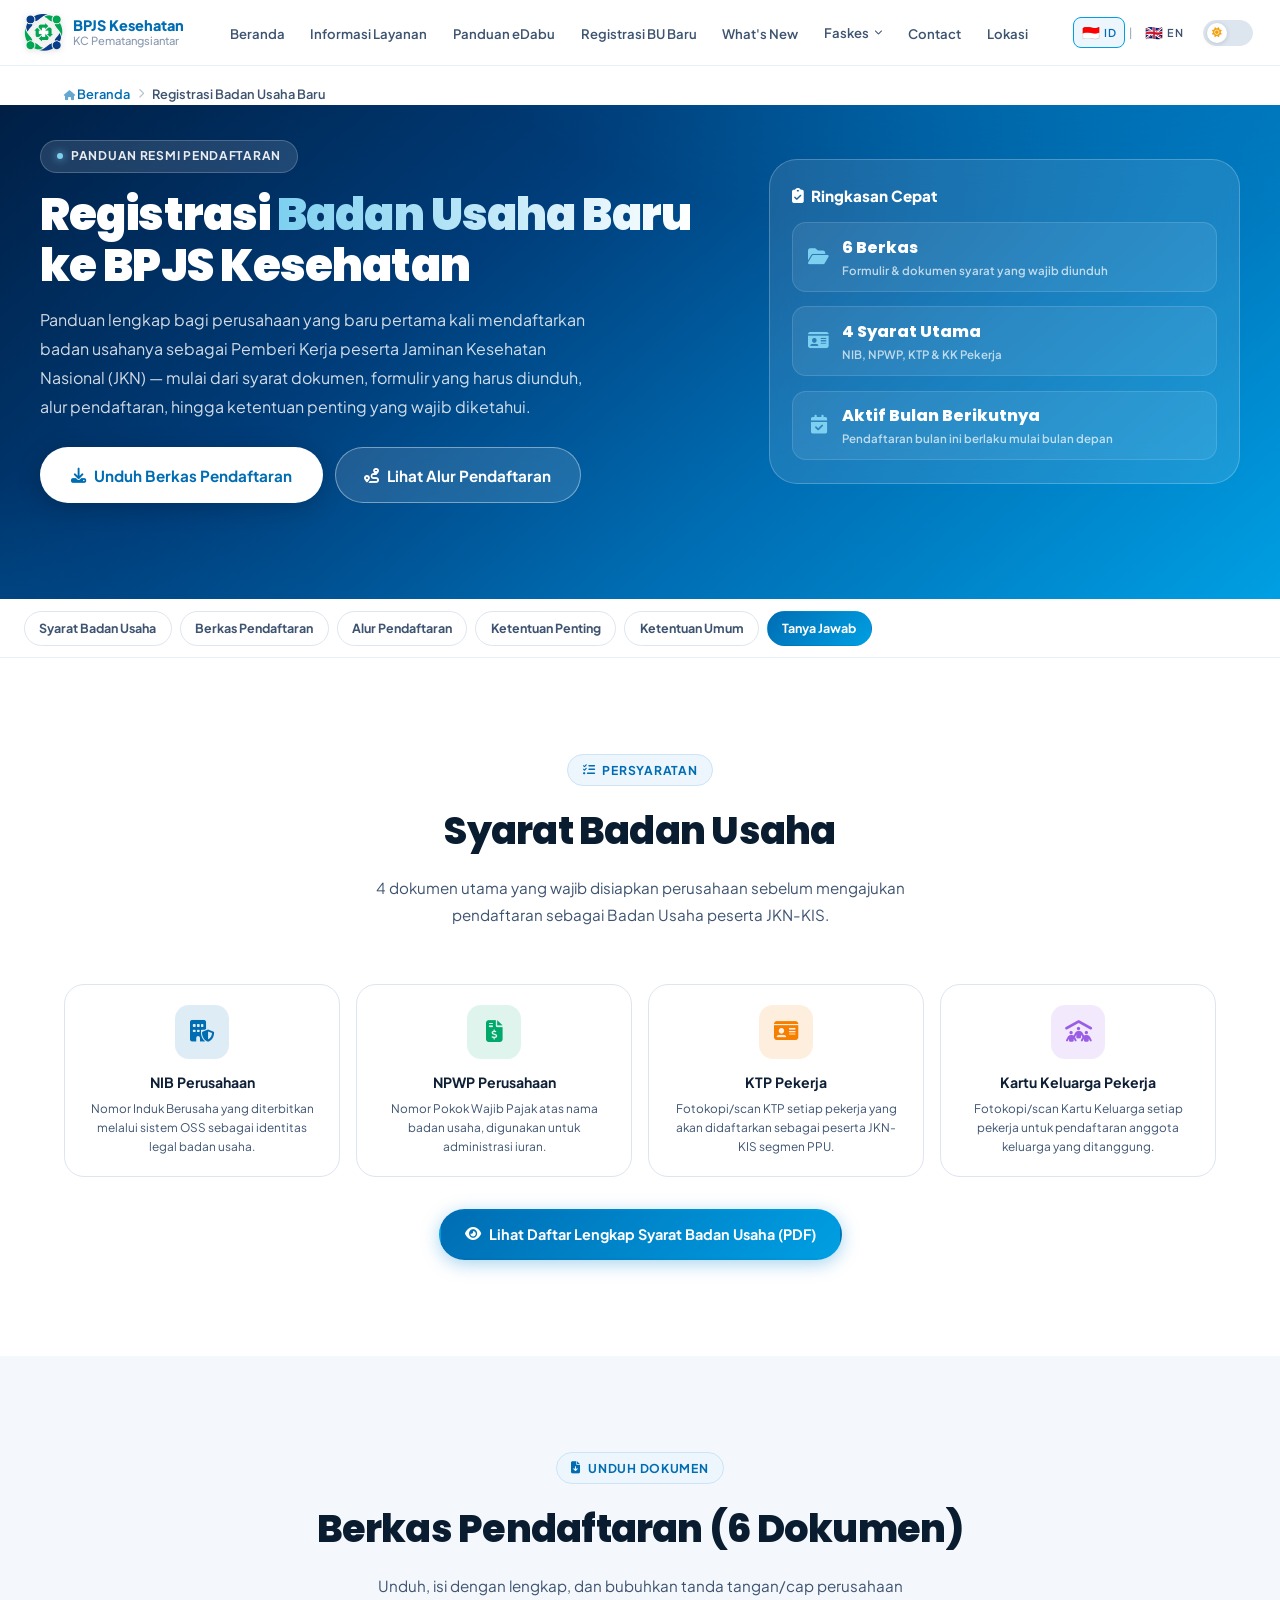
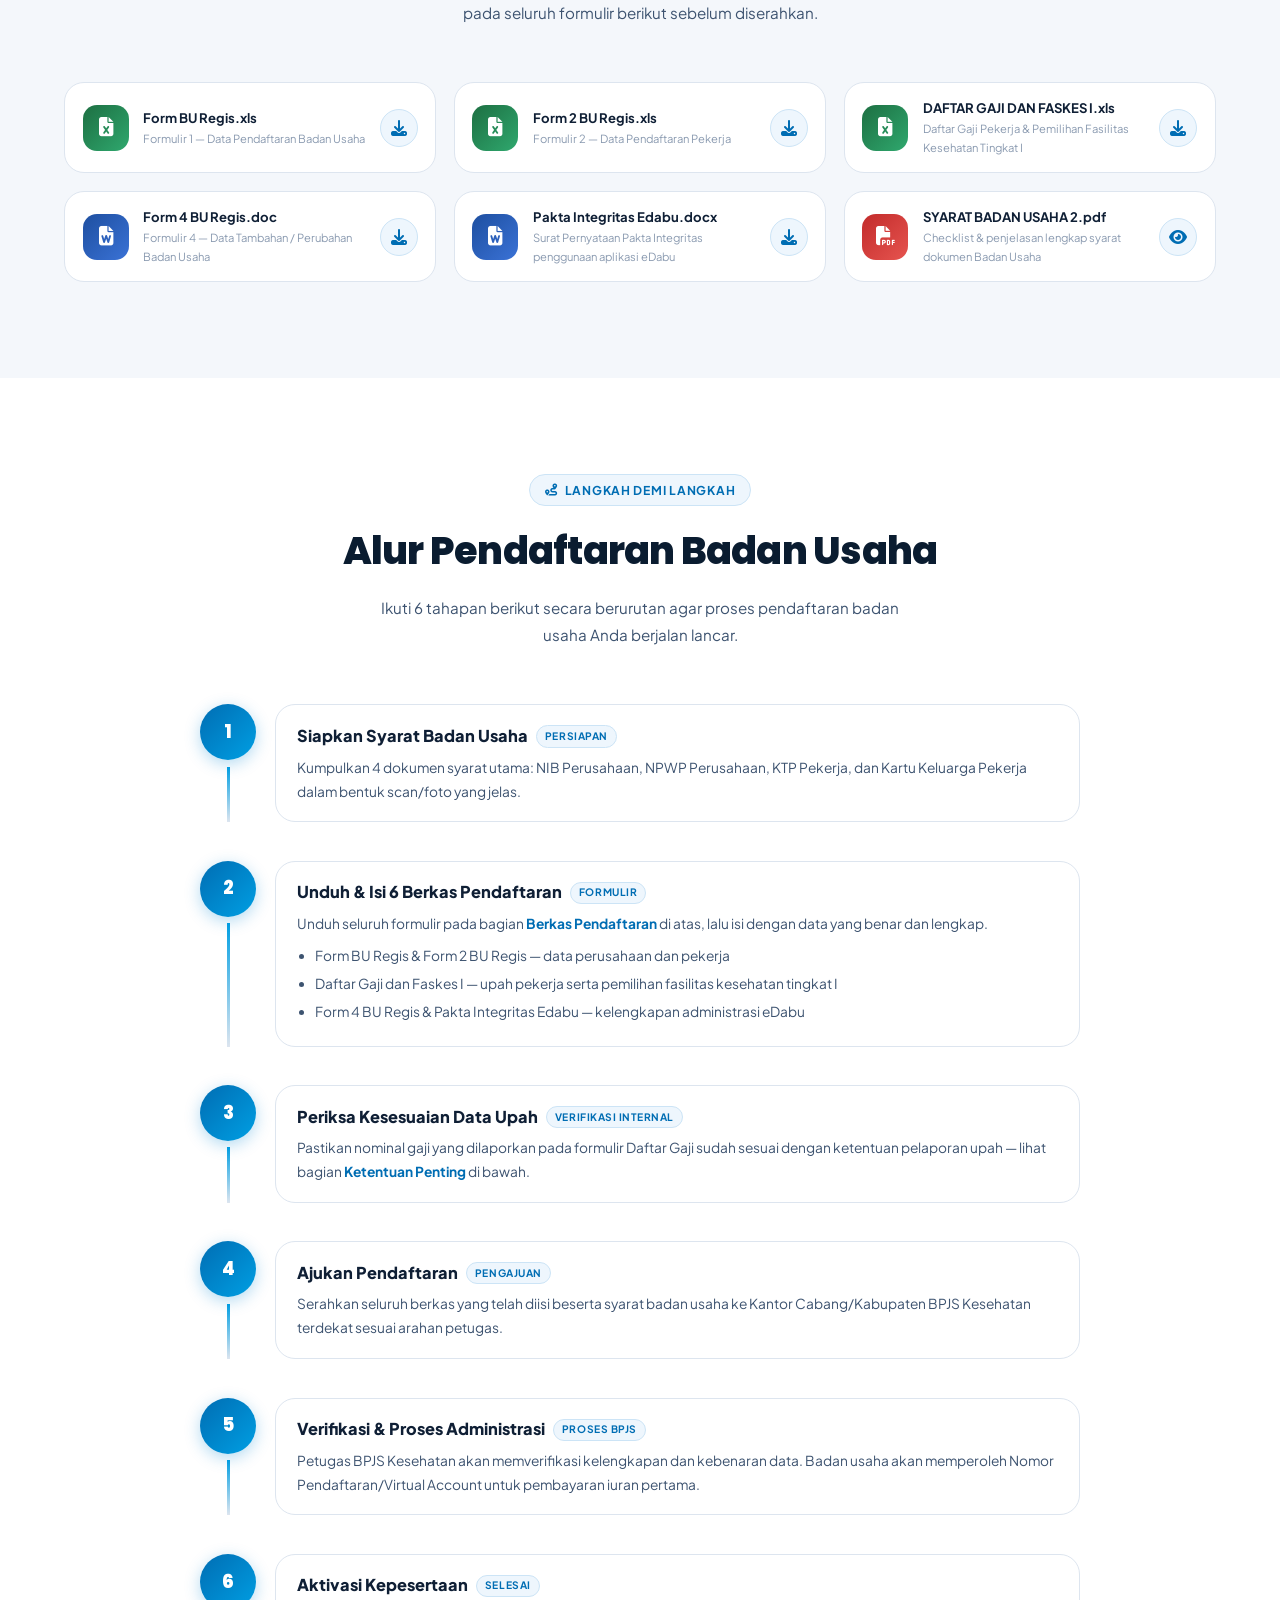
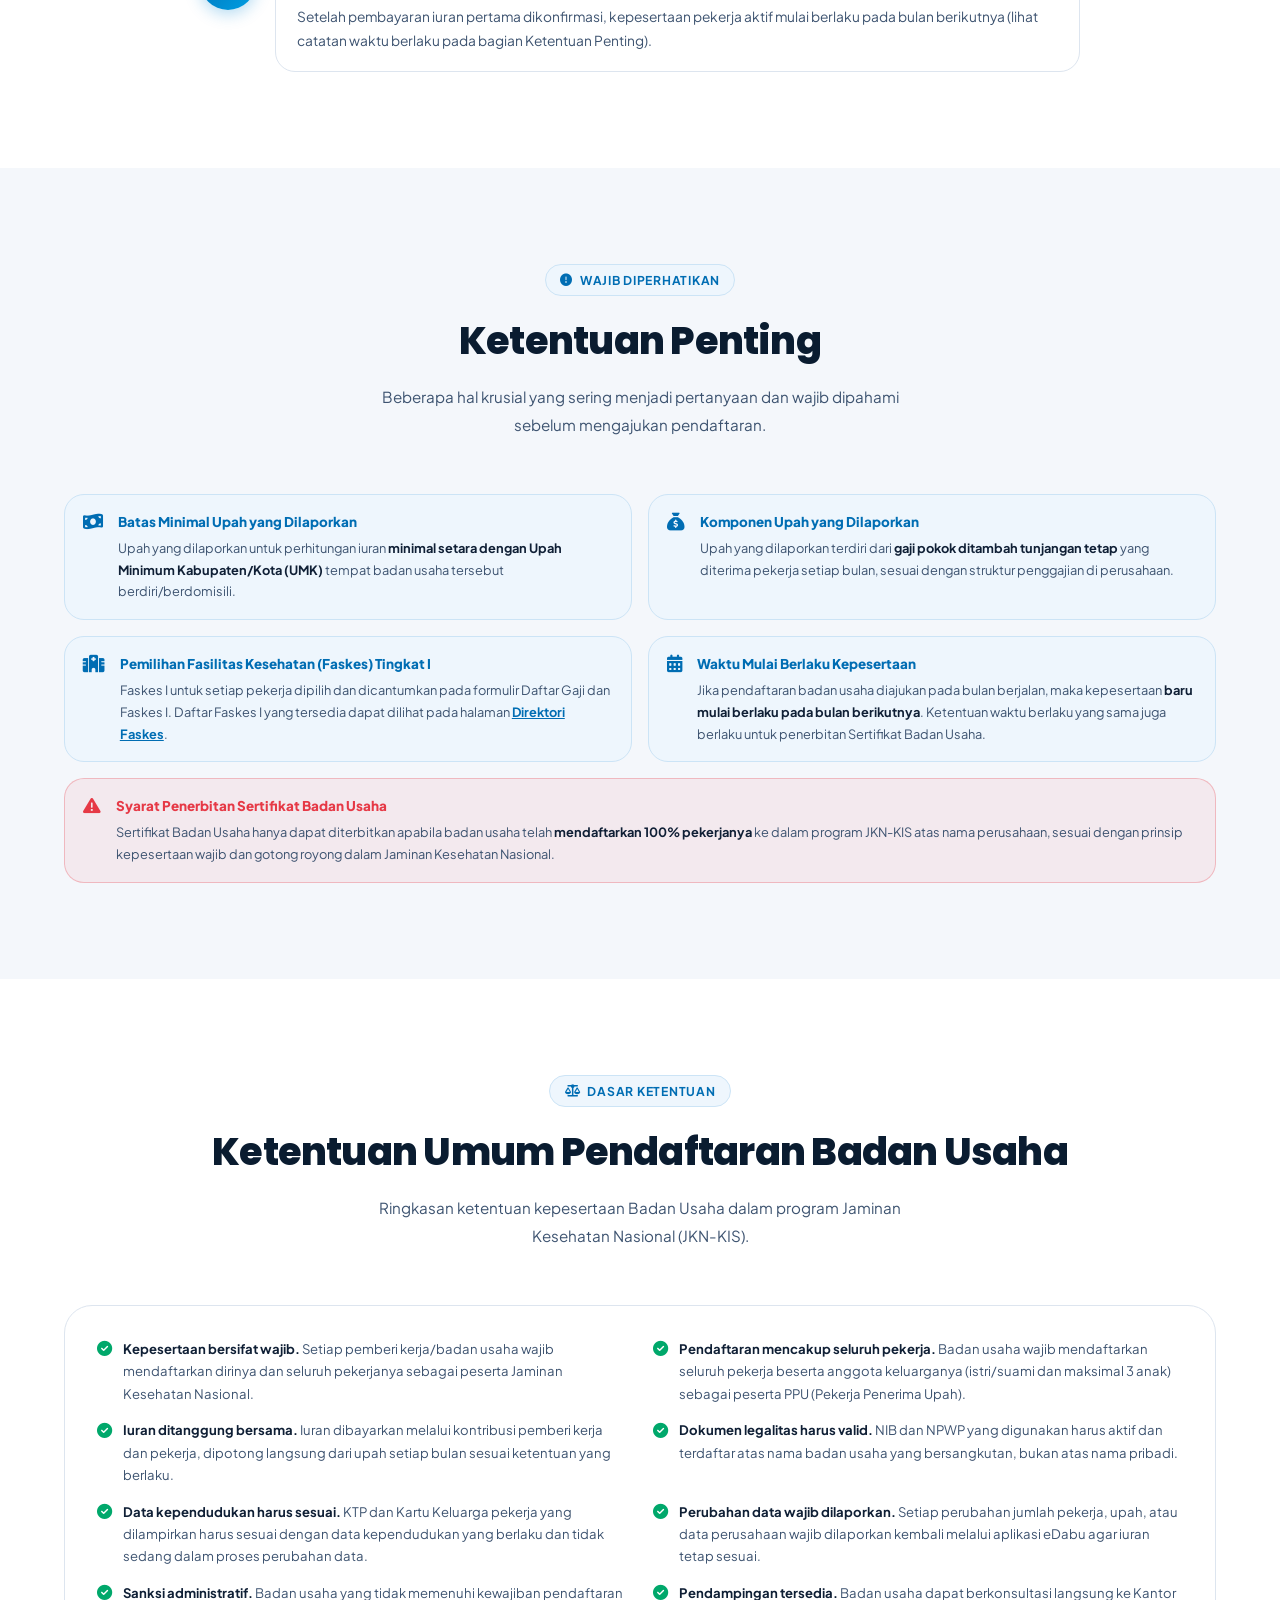
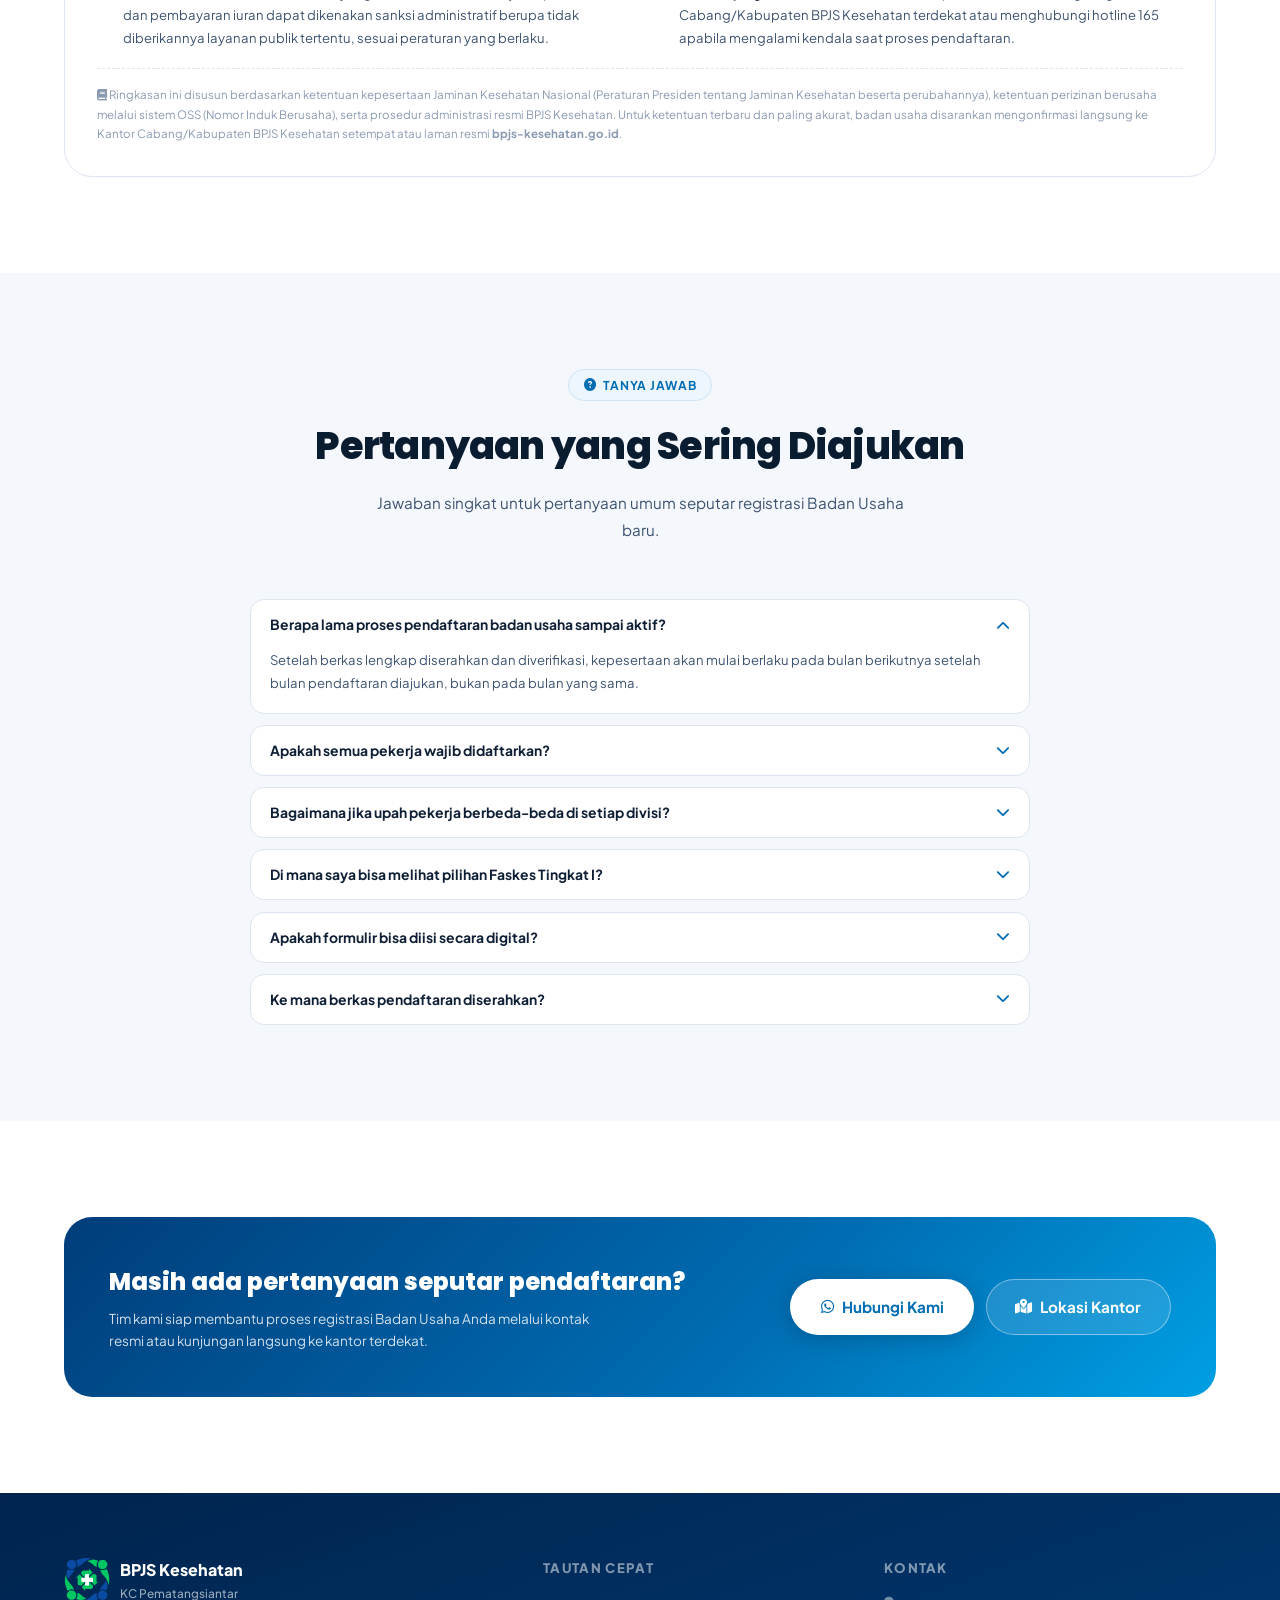
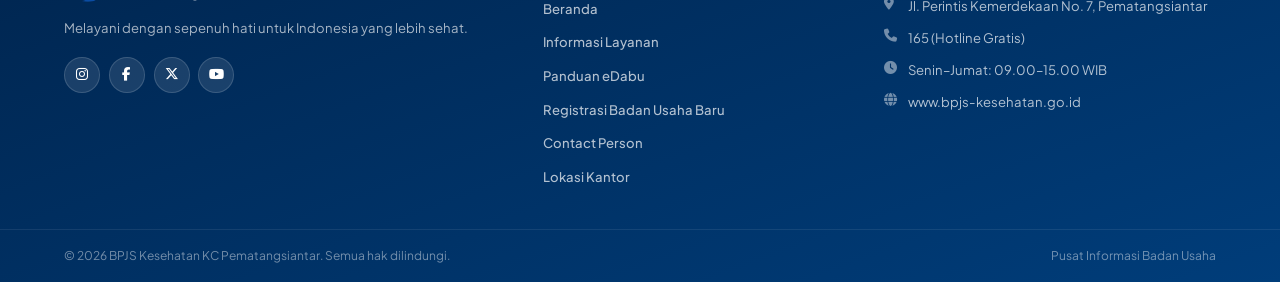
<file: registrasi-badan-usaha.html>
<!DOCTYPE html>
<html lang="id" data-theme="light">
<head>
  <meta charset="UTF-8"/>
  <meta name="viewport" content="width=device-width, initial-scale=1.0"/>
  <title>Panduan Registrasi Badan Usaha Baru – BPJS Kesehatan KC Pematangsiantar</title>
  <meta name="description" content="Panduan lengkap registrasi Badan Usaha baru ke BPJS Kesehatan KC Pematangsiantar: syarat, berkas pendaftaran, alur, dan ketentuan penting."/>
  <link rel="preconnect" href="https://fonts.googleapis.com"/>
  <link rel="preconnect" href="https://fonts.gstatic.com" crossorigin/>
  <link href="https://fonts.googleapis.com/css2?family=Plus+Jakarta+Sans:wght@300;400;500;600;700;800&family=Poppins:wght@400;600;700;800;900&display=swap" rel="stylesheet"/>
  <link rel="stylesheet" href="https://cdnjs.cloudflare.com/ajax/libs/font-awesome/6.5.0/css/all.min.css"/>
  <link rel="stylesheet" href="style.css"/>
  <link rel="stylesheet" href="registrasi-badan-usaha.css"/>
  <link rel="icon" type="image/png" href="files/photos/siantar.png"/>
</head>
<body>

<!-- ════════════════════════════════════
     NAVBAR (identik dengan index.html)
════════════════════════════════════ -->
<nav class="navbar" id="navbar">
  <div class="nav-container">

    <a href="index.html#beranda" class="nav-brand">
      <img src="files/photos/logo-bpjs.png" alt="Logo BPJS Kesehatan" class="brand-img"
           onerror="this.style.display='none';this.nextElementSibling.style.display='flex'"/>
      <div class="brand-logo-fallback" style="display:none">
        <i class="fa-solid fa-shield-heart"></i>
      </div>
      <div class="brand-text">
        <span class="brand-main">BPJS Kesehatan</span>
        <span class="brand-sub">KC Pematangsiantar</span>
      </div>
    </a>

    <ul class="nav-links" id="navLinks">
      <li><a href="index.html#beranda" class="nav-link">Beranda</a></li>
      <li><a href="index.html#layanan" class="nav-link">Informasi Layanan</a></li>
      <li><a href="index.html#panduan" class="nav-link">Panduan eDabu</a></li>
      <li><a href="registrasi-badan-usaha.html" class="nav-link active">Registrasi BU Baru</a></li>
      <li><a href="index.html#news" class="nav-link">What's New</a></li>
      <li class="nav-dropdown">
        <a href="faskes.html" class="nav-link nav-link-dropdown">
          Faskes <i class="fa-solid fa-chevron-down nav-dd-icon"></i>
        </a>
        <div class="nav-dd-menu">
          <div class="nav-dd-header">Direktori Faskes BPJS</div>
          <a href="faskes.html?tab=siantar" class="nav-dd-item">
            <div class="nav-dd-item-icon" style="background:linear-gradient(135deg,#e63946,#c1121f)"><i class="fa-solid fa-city"></i></div>
            <div><div class="nav-dd-item-title">Kota Pematangsiantar</div><div class="nav-dd-item-sub">RS, Klinik, Puskesmas</div></div>
          </a>
          <a href="faskes.html?tab=simalungun" class="nav-dd-item">
            <div class="nav-dd-item-icon" style="background:linear-gradient(135deg,#2a9d8f,#1d7d72)"><i class="fa-solid fa-map-location-dot"></i></div>
            <div><div class="nav-dd-item-title">Kab. Simalungun</div><div class="nav-dd-item-sub">RS, Klinik, Puskesmas</div></div>
          </a>
          <a href="faskes.html?tab=toba" class="nav-dd-item">
            <div class="nav-dd-item-icon" style="background:linear-gradient(135deg,#f77f00,#e06200)"><i class="fa-solid fa-map-location-dot"></i></div>
            <div><div class="nav-dd-item-title">Kab. Toba</div><div class="nav-dd-item-sub">RS, Klinik, Puskesmas</div></div>
          </a>
          <a href="faskes.html?tab=samosir" class="nav-dd-item">
            <div class="nav-dd-item-icon" style="background:linear-gradient(135deg,#7209b7,#560bad)"><i class="fa-solid fa-map-location-dot"></i></div>
            <div><div class="nav-dd-item-title">Kab. Samosir</div><div class="nav-dd-item-sub">RS, Klinik, Puskesmas</div></div>
          </a>
          <a href="faskes.html?tab=mobilejkn" class="nav-dd-item">
            <div class="nav-dd-item-icon" style="background:linear-gradient(135deg,#006db3,#009FE3)"><i class="fa-solid fa-mobile-screen"></i></div>
            <div><div class="nav-dd-item-title">Panduan Mobile JKN</div><div class="nav-dd-item-sub">Cara penggunaan aplikasi</div></div>
          </a>
        </div>
      </li>
      <li><a href="index.html#contact" class="nav-link">Contact</a></li>
      <li><a href="index.html#lokasi" class="nav-link">Lokasi</a></li>
    </ul>

    <div class="nav-right">
      <div class="lang-switcher" id="langSwitcher">
        <button class="lang-btn active" data-lang="id">
          <span class="lang-flag">🇮🇩</span><span class="lang-code">ID</span>
        </button>
        <span class="lang-divider">|</span>
        <button class="lang-btn" data-lang="en">
          <span class="lang-flag">🇬🇧</span><span class="lang-code">EN</span>
        </button>
      </div>

      <button class="theme-toggle" id="themeToggle" aria-label="Toggle theme">
        <span class="toggle-track">
          <span class="toggle-thumb">
            <i class="fa-solid fa-sun  icon-light"></i>
            <i class="fa-solid fa-moon icon-dark"></i>
          </span>
        </span>
      </button>

      <button class="hamburger" id="hamburger" aria-label="Toggle menu" aria-expanded="false">
        <span></span><span></span><span></span>
      </button>
    </div>

  </div>
</nav>

<!-- ════════════════════════════════════
     BREADCRUMB
════════════════════════════════════ -->
<div class="rb-breadcrumb">
  <div class="rb-breadcrumb-inner">
    <a href="index.html#beranda"><i class="fa-solid fa-house"></i> Beranda</a>
    <i class="fa-solid fa-chevron-right"></i>
    <span class="rb-breadcrumb-current">Registrasi Badan Usaha Baru</span>
  </div>
</div>

<!-- ════════════════════════════════════
     HERO
════════════════════════════════════ -->
<section class="rb-hero">
  <div class="rb-hero-inner">
    <div>
      <div class="rb-hero-eyebrow"><span class="eyebrow-dot"></span> Panduan Resmi Pendaftaran</div>
      <h1 class="rb-hero-title">Registrasi <span class="accent">Badan Usaha Baru</span> ke BPJS Kesehatan</h1>
      <p class="rb-hero-desc">
        Panduan lengkap bagi perusahaan yang baru pertama kali mendaftarkan badan usahanya sebagai
        Pemberi Kerja peserta Jaminan Kesehatan Nasional (JKN) — mulai dari syarat dokumen,
        formulir yang harus diunduh, alur pendaftaran, hingga ketentuan penting yang wajib diketahui.
      </p>
      <div class="rb-hero-cta">
        <a href="#berkas" class="btn btn-hero-primary">
          <i class="fa-solid fa-download"></i> <span>Unduh Berkas Pendaftaran</span>
        </a>
        <a href="#alur" class="btn btn-hero-outline">
          <i class="fa-solid fa-route"></i> <span>Lihat Alur Pendaftaran</span>
        </a>
      </div>
    </div>

    <div class="rb-hero-panel">
      <div class="rb-hero-panel-title"><i class="fa-solid fa-clipboard-check"></i> Ringkasan Cepat</div>
      <div class="rb-hero-stat">
        <i class="fa-solid fa-folder-open"></i>
        <div><b>6 Berkas</b><span>Formulir &amp; dokumen syarat yang wajib diunduh</span></div>
      </div>
      <div class="rb-hero-stat">
        <i class="fa-solid fa-id-card"></i>
        <div><b>4 Syarat Utama</b><span>NIB, NPWP, KTP &amp; KK Pekerja</span></div>
      </div>
      <div class="rb-hero-stat">
        <i class="fa-solid fa-calendar-check"></i>
        <div><b>Aktif Bulan Berikutnya</b><span>Pendaftaran bulan ini berlaku mulai bulan depan</span></div>
      </div>
    </div>
  </div>
</section>

<!-- ════════════════════════════════════
     SUB-NAV
════════════════════════════════════ -->
<div class="rb-subnav">
  <div class="rb-subnav-inner">
    <a href="#syarat">Syarat Badan Usaha</a>
    <a href="#berkas">Berkas Pendaftaran</a>
    <a href="#alur">Alur Pendaftaran</a>
    <a href="#ketentuan">Ketentuan Penting</a>
    <a href="#aturan">Ketentuan Umum</a>
    <a href="#faq">Tanya Jawab</a>
  </div>
</div>

<!-- ════════════════════════════════════
     SYARAT BADAN USAHA
════════════════════════════════════ -->
<section class="section-wrap rb-section" id="syarat">
  <div class="section-container">
    <div class="section-header reveal-up">
      <div class="section-eyebrow"><i class="fa-solid fa-list-check"></i> <span>Persyaratan</span></div>
      <h2 class="section-title">Syarat Badan Usaha</h2>
      <p class="section-desc">4 dokumen utama yang wajib disiapkan perusahaan sebelum mengajukan pendaftaran sebagai Badan Usaha peserta JKN-KIS.</p>
    </div>

    <div class="rb-req-grid">
      <div class="rb-req-card reveal-up" data-delay="0">
        <div class="rb-req-icon" style="--cc:#006db3"><i class="fa-solid fa-building-shield"></i></div>
        <h3 class="rb-req-title">NIB Perusahaan</h3>
        <p class="rb-req-desc">Nomor Induk Berusaha yang diterbitkan melalui sistem OSS sebagai identitas legal badan usaha.</p>
      </div>
      <div class="rb-req-card reveal-up" data-delay="80">
        <div class="rb-req-icon" style="--cc:#00a86b"><i class="fa-solid fa-file-invoice-dollar"></i></div>
        <h3 class="rb-req-title">NPWP Perusahaan</h3>
        <p class="rb-req-desc">Nomor Pokok Wajib Pajak atas nama badan usaha, digunakan untuk administrasi iuran.</p>
      </div>
      <div class="rb-req-card reveal-up" data-delay="160">
        <div class="rb-req-icon" style="--cc:#f77f00"><i class="fa-solid fa-id-card"></i></div>
        <h3 class="rb-req-title">KTP Pekerja</h3>
        <p class="rb-req-desc">Fotokopi/scan KTP setiap pekerja yang akan didaftarkan sebagai peserta JKN-KIS segmen PPU.</p>
      </div>
      <div class="rb-req-card reveal-up" data-delay="240">
        <div class="rb-req-icon" style="--cc:#9b5de5"><i class="fa-solid fa-people-roof"></i></div>
        <h3 class="rb-req-title">Kartu Keluarga Pekerja</h3>
        <p class="rb-req-desc">Fotokopi/scan Kartu Keluarga setiap pekerja untuk pendaftaran anggota keluarga yang ditanggung.</p>
      </div>
    </div>

    <div style="margin-top:2rem; display:flex; justify-content:center;">
      <a href="files/registrasi-badan-usaha/SYARAT BADAN USAHA 2.pdf" target="_blank" class="btn btn-primary reveal-up">
        <i class="fa-solid fa-eye"></i> Lihat Daftar Lengkap Syarat Badan Usaha (PDF)
      </a>
    </div>
  </div>
</section>

<!-- ════════════════════════════════════
     BERKAS PENDAFTARAN (6 FILE)
════════════════════════════════════ -->
<section class="section-wrap rb-section alt" id="berkas">
  <div class="section-container">
    <div class="section-header reveal-up">
      <div class="section-eyebrow"><i class="fa-solid fa-file-arrow-down"></i> <span>Unduh Dokumen</span></div>
      <h2 class="section-title">Berkas Pendaftaran (6 Dokumen)</h2>
      <p class="section-desc">Unduh, isi dengan lengkap, dan bubuhkan tanda tangan/cap perusahaan pada seluruh formulir berikut sebelum diserahkan.</p>
    </div>

    <div class="rb-file-grid">

      <div class="rb-file-card reveal-up" data-delay="0">
        <div class="rb-file-icon xls"><i class="fa-solid fa-file-excel"></i></div>
        <div class="rb-file-info">
          <div class="rb-file-name">Form BU Regis.xls</div>
          <div class="rb-file-desc">Formulir 1 — Data Pendaftaran Badan Usaha</div>
        </div>
        <a href="files/registrasi-badan-usaha/Form BU Regis.xls" download class="rb-file-dl" aria-label="Unduh Form BU Regis.xls">
          <i class="fa-solid fa-download"></i>
        </a>
      </div>

      <div class="rb-file-card reveal-up" data-delay="60">
        <div class="rb-file-icon xls"><i class="fa-solid fa-file-excel"></i></div>
        <div class="rb-file-info">
          <div class="rb-file-name">Form 2 BU Regis.xls</div>
          <div class="rb-file-desc">Formulir 2 — Data Pendaftaran Pekerja</div>
        </div>
        <a href="files/registrasi-badan-usaha/Form 2 BU Regis.xls" download class="rb-file-dl" aria-label="Unduh Form 2 BU Regis.xls">
          <i class="fa-solid fa-download"></i>
        </a>
      </div>

      <div class="rb-file-card reveal-up" data-delay="120">
        <div class="rb-file-icon xls"><i class="fa-solid fa-file-excel"></i></div>
        <div class="rb-file-info">
          <div class="rb-file-name">DAFTAR GAJI DAN FASKES I.xls</div>
          <div class="rb-file-desc">Daftar Gaji Pekerja &amp; Pemilihan Fasilitas Kesehatan Tingkat I</div>
        </div>
        <a href="files/registrasi-badan-usaha/DAFTAR GAJI DAN FASKES I.xls" download class="rb-file-dl" aria-label="Unduh Daftar Gaji dan Faskes I.xls">
          <i class="fa-solid fa-download"></i>
        </a>
      </div>

      <div class="rb-file-card reveal-up" data-delay="180">
        <div class="rb-file-icon doc"><i class="fa-solid fa-file-word"></i></div>
        <div class="rb-file-info">
          <div class="rb-file-name">Form 4 BU Regis.doc</div>
          <div class="rb-file-desc">Formulir 4 — Data Tambahan / Perubahan Badan Usaha</div>
        </div>
        <a href="files/registrasi-badan-usaha/Form 4 BU Regis.doc" download class="rb-file-dl" aria-label="Unduh Form 4 BU Regis.doc">
          <i class="fa-solid fa-download"></i>
        </a>
      </div>

      <div class="rb-file-card reveal-up" data-delay="240">
        <div class="rb-file-icon doc"><i class="fa-solid fa-file-word"></i></div>
        <div class="rb-file-info">
          <div class="rb-file-name">Pakta Integritas Edabu.docx</div>
          <div class="rb-file-desc">Surat Pernyataan Pakta Integritas penggunaan aplikasi eDabu</div>
        </div>
        <a href="files/registrasi-badan-usaha/Pakta Integritas Edabu.docx" download class="rb-file-dl" aria-label="Unduh Pakta Integritas Edabu.docx">
          <i class="fa-solid fa-download"></i>
        </a>
      </div>

      <div class="rb-file-card reveal-up" data-delay="300">
        <div class="rb-file-icon pdf"><i class="fa-solid fa-file-pdf"></i></div>
        <div class="rb-file-info">
          <div class="rb-file-name">SYARAT BADAN USAHA 2.pdf</div>
          <div class="rb-file-desc">Checklist &amp; penjelasan lengkap syarat dokumen Badan Usaha</div>
        </div>
        <a href="files/registrasi-badan-usaha/SYARAT BADAN USAHA 2.pdf" target="_blank" class="rb-file-dl" aria-label="Lihat Syarat Badan Usaha 2.pdf">
          <i class="fa-solid fa-eye"></i>
        </a>
      </div>

    </div>
  </div>
</section>

<!-- ════════════════════════════════════
     ALUR PENDAFTARAN
════════════════════════════════════ -->
<section class="section-wrap rb-section" id="alur">
  <div class="section-container">
    <div class="section-header reveal-up">
      <div class="section-eyebrow"><i class="fa-solid fa-route"></i> <span>Langkah demi Langkah</span></div>
      <h2 class="section-title">Alur Pendaftaran Badan Usaha</h2>
      <p class="section-desc">Ikuti 6 tahapan berikut secara berurutan agar proses pendaftaran badan usaha Anda berjalan lancar.</p>
    </div>

    <div class="rb-stepper">

      <div class="rb-step reveal-up">
        <div class="rb-step-num-col"><div class="rb-step-num">1</div><div class="rb-step-line"></div></div>
        <div class="rb-step-body">
          <div class="rb-step-title">Siapkan Syarat Badan Usaha <span class="rb-tag">Persiapan</span></div>
          <div class="rb-step-desc">Kumpulkan 4 dokumen syarat utama: NIB Perusahaan, NPWP Perusahaan, KTP Pekerja, dan Kartu Keluarga Pekerja dalam bentuk scan/foto yang jelas.</div>
        </div>
      </div>

      <div class="rb-step reveal-up">
        <div class="rb-step-num-col"><div class="rb-step-num">2</div><div class="rb-step-line"></div></div>
        <div class="rb-step-body">
          <div class="rb-step-title">Unduh &amp; Isi 6 Berkas Pendaftaran <span class="rb-tag">Formulir</span></div>
          <div class="rb-step-desc">
            Unduh seluruh formulir pada bagian <a href="#berkas" style="color:var(--c-primary); font-weight:700;">Berkas Pendaftaran</a> di atas, lalu isi dengan data yang benar dan lengkap.
            <ul>
              <li>Form BU Regis &amp; Form 2 BU Regis — data perusahaan dan pekerja</li>
              <li>Daftar Gaji dan Faskes I — upah pekerja serta pemilihan fasilitas kesehatan tingkat I</li>
              <li>Form 4 BU Regis &amp; Pakta Integritas Edabu — kelengkapan administrasi eDabu</li>
            </ul>
          </div>
        </div>
      </div>

      <div class="rb-step reveal-up">
        <div class="rb-step-num-col"><div class="rb-step-num">3</div><div class="rb-step-line"></div></div>
        <div class="rb-step-body">
          <div class="rb-step-title">Periksa Kesesuaian Data Upah <span class="rb-tag">Verifikasi Internal</span></div>
          <div class="rb-step-desc">Pastikan nominal gaji yang dilaporkan pada formulir Daftar Gaji sudah sesuai dengan ketentuan pelaporan upah — lihat bagian <a href="#ketentuan" style="color:var(--c-primary); font-weight:700;">Ketentuan Penting</a> di bawah.</div>
        </div>
      </div>

      <div class="rb-step reveal-up">
        <div class="rb-step-num-col"><div class="rb-step-num">4</div><div class="rb-step-line"></div></div>
        <div class="rb-step-body">
          <div class="rb-step-title">Ajukan Pendaftaran <span class="rb-tag">Pengajuan</span></div>
          <div class="rb-step-desc">Serahkan seluruh berkas yang telah diisi beserta syarat badan usaha ke Kantor Cabang/Kabupaten BPJS Kesehatan terdekat sesuai arahan petugas.</div>
        </div>
      </div>

      <div class="rb-step reveal-up">
        <div class="rb-step-num-col"><div class="rb-step-num">5</div><div class="rb-step-line"></div></div>
        <div class="rb-step-body">
          <div class="rb-step-title">Verifikasi &amp; Proses Administrasi <span class="rb-tag">Proses BPJS</span></div>
          <div class="rb-step-desc">Petugas BPJS Kesehatan akan memverifikasi kelengkapan dan kebenaran data. Badan usaha akan memperoleh Nomor Pendaftaran/Virtual Account untuk pembayaran iuran pertama.</div>
        </div>
      </div>

      <div class="rb-step reveal-up">
        <div class="rb-step-num-col"><div class="rb-step-num">6</div></div>
        <div class="rb-step-body">
          <div class="rb-step-title">Aktivasi Kepesertaan <span class="rb-tag">Selesai</span></div>
          <div class="rb-step-desc">Setelah pembayaran iuran pertama dikonfirmasi, kepesertaan pekerja aktif mulai berlaku pada bulan berikutnya (lihat catatan waktu berlaku pada bagian Ketentuan Penting).</div>
        </div>
      </div>

    </div>
  </div>
</section>

<!-- ════════════════════════════════════
     KETENTUAN PENTING (notice callouts)
════════════════════════════════════ -->
<section class="section-wrap rb-section alt" id="ketentuan">
  <div class="section-container">
    <div class="section-header reveal-up">
      <div class="section-eyebrow"><i class="fa-solid fa-circle-exclamation"></i> <span>Wajib Diperhatikan</span></div>
      <h2 class="section-title">Ketentuan Penting</h2>
      <p class="section-desc">Beberapa hal krusial yang sering menjadi pertanyaan dan wajib dipahami sebelum mengajukan pendaftaran.</p>
    </div>

    <div class="rb-notice-grid">

      <div class="rb-notice info reveal-up">
        <i class="fa-solid fa-money-bill-wave"></i>
        <div>
          <div class="rb-notice-title">Batas Minimal Upah yang Dilaporkan</div>
          <div class="rb-notice-body">Upah yang dilaporkan untuk perhitungan iuran <strong>minimal setara dengan Upah Minimum Kabupaten/Kota (UMK)</strong> tempat badan usaha tersebut berdiri/berdomisili.</div>
        </div>
      </div>

      <div class="rb-notice info reveal-up">
        <i class="fa-solid fa-sack-dollar"></i>
        <div>
          <div class="rb-notice-title">Komponen Upah yang Dilaporkan</div>
          <div class="rb-notice-body">Upah yang dilaporkan terdiri dari <strong>gaji pokok ditambah tunjangan tetap</strong> yang diterima pekerja setiap bulan, sesuai dengan struktur penggajian di perusahaan.</div>
        </div>
      </div>

      <div class="rb-notice info reveal-up">
        <i class="fa-solid fa-hospital"></i>
        <div>
          <div class="rb-notice-title">Pemilihan Fasilitas Kesehatan (Faskes) Tingkat I</div>
          <div class="rb-notice-body">Faskes I untuk setiap pekerja dipilih dan dicantumkan pada formulir Daftar Gaji dan Faskes I. Daftar Faskes I yang tersedia dapat dilihat pada halaman <a href="faskes.html">Direktori Faskes</a>.</div>
        </div>
      </div>

      <div class="rb-notice info reveal-up">
        <i class="fa-solid fa-calendar-days"></i>
        <div>
          <div class="rb-notice-title">Waktu Mulai Berlaku Kepesertaan</div>
          <div class="rb-notice-body">Jika pendaftaran badan usaha diajukan pada bulan berjalan, maka kepesertaan <strong>baru mulai berlaku pada bulan berikutnya</strong>. Ketentuan waktu berlaku yang sama juga berlaku untuk penerbitan Sertifikat Badan Usaha.</div>
        </div>
      </div>

      <div class="rb-notice critical reveal-up" style="grid-column: 1 / -1;">
        <i class="fa-solid fa-triangle-exclamation"></i>
        <div>
          <div class="rb-notice-title">Syarat Penerbitan Sertifikat Badan Usaha</div>
          <div class="rb-notice-body">Sertifikat Badan Usaha hanya dapat diterbitkan apabila badan usaha telah <strong>mendaftarkan 100% pekerjanya</strong> ke dalam program JKN-KIS atas nama perusahaan, sesuai dengan prinsip kepesertaan wajib dan gotong royong dalam Jaminan Kesehatan Nasional.</div>
        </div>
      </div>

    </div>
  </div>
</section>

<!-- ════════════════════════════════════
     KETENTUAN UMUM (regulasi)
════════════════════════════════════ -->
<section class="section-wrap rb-section" id="aturan">
  <div class="section-container">
    <div class="section-header reveal-up">
      <div class="section-eyebrow"><i class="fa-solid fa-scale-balanced"></i> <span>Dasar Ketentuan</span></div>
      <h2 class="section-title">Ketentuan Umum Pendaftaran Badan Usaha</h2>
      <p class="section-desc">Ringkasan ketentuan kepesertaan Badan Usaha dalam program Jaminan Kesehatan Nasional (JKN-KIS).</p>
    </div>

    <div class="rb-rules reveal-up">
      <div class="rb-rules-list">
        <div class="rb-rule-item">
          <i class="fa-solid fa-circle-check"></i>
          <p><strong>Kepesertaan bersifat wajib.</strong> Setiap pemberi kerja/badan usaha wajib mendaftarkan dirinya dan seluruh pekerjanya sebagai peserta Jaminan Kesehatan Nasional.</p>
        </div>
        <div class="rb-rule-item">
          <i class="fa-solid fa-circle-check"></i>
          <p><strong>Pendaftaran mencakup seluruh pekerja.</strong> Badan usaha wajib mendaftarkan seluruh pekerja beserta anggota keluarganya (istri/suami dan maksimal 3 anak) sebagai peserta PPU (Pekerja Penerima Upah).</p>
        </div>
        <div class="rb-rule-item">
          <i class="fa-solid fa-circle-check"></i>
          <p><strong>Iuran ditanggung bersama.</strong> Iuran dibayarkan melalui kontribusi pemberi kerja dan pekerja, dipotong langsung dari upah setiap bulan sesuai ketentuan yang berlaku.</p>
        </div>
        <div class="rb-rule-item">
          <i class="fa-solid fa-circle-check"></i>
          <p><strong>Dokumen legalitas harus valid.</strong> NIB dan NPWP yang digunakan harus aktif dan terdaftar atas nama badan usaha yang bersangkutan, bukan atas nama pribadi.</p>
        </div>
        <div class="rb-rule-item">
          <i class="fa-solid fa-circle-check"></i>
          <p><strong>Data kependudukan harus sesuai.</strong> KTP dan Kartu Keluarga pekerja yang dilampirkan harus sesuai dengan data kependudukan yang berlaku dan tidak sedang dalam proses perubahan data.</p>
        </div>
        <div class="rb-rule-item">
          <i class="fa-solid fa-circle-check"></i>
          <p><strong>Perubahan data wajib dilaporkan.</strong> Setiap perubahan jumlah pekerja, upah, atau data perusahaan wajib dilaporkan kembali melalui aplikasi eDabu agar iuran tetap sesuai.</p>
        </div>
        <div class="rb-rule-item">
          <i class="fa-solid fa-circle-check"></i>
          <p><strong>Sanksi administratif.</strong> Badan usaha yang tidak memenuhi kewajiban pendaftaran dan pembayaran iuran dapat dikenakan sanksi administratif berupa tidak diberikannya layanan publik tertentu, sesuai peraturan yang berlaku.</p>
        </div>
        <div class="rb-rule-item">
          <i class="fa-solid fa-circle-check"></i>
          <p><strong>Pendampingan tersedia.</strong> Badan usaha dapat berkonsultasi langsung ke Kantor Cabang/Kabupaten BPJS Kesehatan terdekat atau menghubungi hotline 165 apabila mengalami kendala saat proses pendaftaran.</p>
        </div>
      </div>

      <div class="rb-rules-source">
        <i class="fa-solid fa-book"></i> Ringkasan ini disusun berdasarkan ketentuan kepesertaan Jaminan Kesehatan Nasional (Peraturan Presiden tentang Jaminan Kesehatan beserta perubahannya), ketentuan perizinan berusaha melalui sistem OSS (Nomor Induk Berusaha), serta prosedur administrasi resmi BPJS Kesehatan. Untuk ketentuan terbaru dan paling akurat, badan usaha disarankan mengonfirmasi langsung ke Kantor Cabang/Kabupaten BPJS Kesehatan setempat atau laman resmi <strong>bpjs-kesehatan.go.id</strong>.
      </div>
    </div>
  </div>
</section>

<!-- ════════════════════════════════════
     FAQ
════════════════════════════════════ -->
<section class="section-wrap rb-section alt" id="faq">
  <div class="section-container">
    <div class="section-header reveal-up">
      <div class="section-eyebrow"><i class="fa-solid fa-circle-question"></i> <span>Tanya Jawab</span></div>
      <h2 class="section-title">Pertanyaan yang Sering Diajukan</h2>
      <p class="section-desc">Jawaban singkat untuk pertanyaan umum seputar registrasi Badan Usaha baru.</p>
    </div>

    <div class="rb-faq reveal-up">

      <div class="rb-faq-item open">
        <button class="rb-faq-q">Berapa lama proses pendaftaran badan usaha sampai aktif? <i class="fa-solid fa-chevron-down"></i></button>
        <div class="rb-faq-a">Setelah berkas lengkap diserahkan dan diverifikasi, kepesertaan akan mulai berlaku pada bulan berikutnya setelah bulan pendaftaran diajukan, bukan pada bulan yang sama.</div>
      </div>

      <div class="rb-faq-item">
        <button class="rb-faq-q">Apakah semua pekerja wajib didaftarkan? <i class="fa-solid fa-chevron-down"></i></button>
        <div class="rb-faq-a">Ya. Seluruh pekerja tetap maupun tidak tetap pada badan usaha wajib didaftarkan sebagai peserta JKN-KIS. Khusus untuk penerbitan Sertifikat Badan Usaha, syaratnya adalah 100% pekerja telah terdaftar atas nama perusahaan.</div>
      </div>

      <div class="rb-faq-item">
        <button class="rb-faq-q">Bagaimana jika upah pekerja berbeda-beda di setiap divisi? <i class="fa-solid fa-chevron-down"></i></button>
        <div class="rb-faq-a">Upah yang dilaporkan tetap harus sesuai dengan penerimaan riil masing-masing pekerja (gaji pokok + tunjangan tetap), dengan batas minimal pelaporan setara UMK Kabupaten/Kota tempat badan usaha berdiri.</div>
      </div>

      <div class="rb-faq-item">
        <button class="rb-faq-q">Di mana saya bisa melihat pilihan Faskes Tingkat I? <i class="fa-solid fa-chevron-down"></i></button>
        <div class="rb-faq-a">Daftar lengkap Fasilitas Kesehatan Tingkat I (Puskesmas, klinik, dokter praktik perorangan) dapat dilihat pada halaman <a href="faskes.html">Direktori Faskes</a> di navigasi utama situs ini.</div>
      </div>

      <div class="rb-faq-item">
        <button class="rb-faq-q">Apakah formulir bisa diisi secara digital? <i class="fa-solid fa-chevron-down"></i></button>
        <div class="rb-faq-a">Formulir berformat .xls dan .doc dapat diisi langsung di komputer sebelum dicetak, ditandatangani, dan dicap oleh pihak berwenang perusahaan sebelum diserahkan ke kantor BPJS Kesehatan.</div>
      </div>

      <div class="rb-faq-item">
        <button class="rb-faq-q">Ke mana berkas pendaftaran diserahkan? <i class="fa-solid fa-chevron-down"></i></button>
        <div class="rb-faq-a">Berkas dapat diserahkan langsung ke Kantor Cabang/Kabupaten BPJS Kesehatan terdekat sesuai domisili badan usaha. Lihat halaman <a href="index.html#lokasi">Lokasi Kantor</a> untuk alamat lengkap.</div>
      </div>

    </div>
  </div>
</section>

<!-- ════════════════════════════════════
     CTA BAND
════════════════════════════════════ -->
<section class="section-wrap rb-section">
  <div class="section-container">
    <div class="rb-cta-band reveal-up">
      <div>
        <h3>Masih ada pertanyaan seputar pendaftaran?</h3>
        <p>Tim kami siap membantu proses registrasi Badan Usaha Anda melalui kontak resmi atau kunjungan langsung ke kantor terdekat.</p>
      </div>
      <div class="rb-cta-band-actions">
        <a href="index.html#contact" class="btn btn-hero-primary">
          <i class="fa-brands fa-whatsapp"></i> Hubungi Kami
        </a>
        <a href="index.html#lokasi" class="btn btn-hero-outline">
          <i class="fa-solid fa-map-location-dot"></i> Lokasi Kantor
        </a>
      </div>
    </div>
  </div>
</section>

<!-- ════════════════════════════════════
     FOOTER (identik dengan index.html)
════════════════════════════════════ -->
<footer class="footer">
  <div class="footer-top">
    <div class="footer-container">
      <div class="footer-col footer-brand-col">
        <div class="footer-brand">
          <img src="files/photos/logo-bpjs.png" alt="BPJS" class="footer-logo-img"
               onerror="this.style.display='none';this.nextElementSibling.style.display='flex'"/>
          <div class="footer-logo-fallback" style="display:none"><i class="fa-solid fa-shield-heart"></i></div>
          <div>
            <div class="footer-name">BPJS Kesehatan</div>
            <div class="footer-branch">KC Pematangsiantar</div>
          </div>
        </div>
        <p class="footer-tagline">Melayani dengan sepenuh hati untuk Indonesia yang lebih sehat.</p>
        <div class="footer-socials">
          <a href="https://www.instagram.com/bpjskesehatan" target="_blank" class="social-btn" aria-label="Instagram"><i class="fa-brands fa-instagram"></i></a>
          <a href="https://www.facebook.com/bpjskesehatan" target="_blank" class="social-btn" aria-label="Facebook"><i class="fa-brands fa-facebook-f"></i></a>
          <a href="https://twitter.com/BPJSKesehatanRI" target="_blank" class="social-btn" aria-label="Twitter/X"><i class="fa-brands fa-x-twitter"></i></a>
          <a href="https://www.youtube.com/@BPJSKesehatanRI" target="_blank" class="social-btn" aria-label="YouTube"><i class="fa-brands fa-youtube"></i></a>
        </div>
      </div>

      <div class="footer-col">
        <h4 class="footer-heading">Tautan Cepat</h4>
        <ul class="footer-links">
          <li><a href="index.html#beranda">Beranda</a></li>
          <li><a href="index.html#layanan">Informasi Layanan</a></li>
          <li><a href="index.html#panduan">Panduan eDabu</a></li>
          <li><a href="registrasi-badan-usaha.html">Registrasi Badan Usaha Baru</a></li>
          <li><a href="index.html#contact">Contact Person</a></li>
          <li><a href="index.html#lokasi">Lokasi Kantor</a></li>
        </ul>
      </div>

      <div class="footer-col">
        <h4 class="footer-heading">Kontak</h4>
        <ul class="footer-contact-list">
          <li><i class="fa-solid fa-location-dot"></i><span>Jl. Perintis Kemerdekaan No. 7, Pematangsiantar</span></li>
          <li><i class="fa-solid fa-phone"></i><span>165 (Hotline Gratis)</span></li>
          <li><i class="fa-solid fa-clock"></i><span>Senin–Jumat: 09.00–15.00 WIB</span></li>
          <li><i class="fa-solid fa-globe"></i><span>www.bpjs-kesehatan.go.id</span></li>
        </ul>
      </div>
    </div>
  </div>
  <div class="footer-bottom">
    <div class="footer-container">
      <p>&copy; <span id="year"></span> BPJS Kesehatan KC Pematangsiantar. Semua hak dilindungi.</p>
      <p class="footer-made">Pusat Informasi Badan Usaha</p>
    </div>
  </div>
</footer>

<button class="back-to-top" id="backToTop" aria-label="Back to top">
  <i class="fa-solid fa-chevron-up"></i>
</button>

<script src="script.js"></script>
<script src="registrasi-badan-usaha.js"></script>
</body>
</html>
</file>
<file: registrasi-badan-usaha.css>
/* ══════════════════════════════════════════════════
   BPJS Kesehatan KC Pematangsiantar
   registrasi-badan-usaha.css
   Halaman: Panduan Registrasi Badan Usaha Baru
   (Extends tokens & components from style.css — jangan
   ubah style.css, semua override khusus ada di sini)
══════════════════════════════════════════════════ */

/* ── BREADCRUMB ── */
.rb-breadcrumb {
  padding: calc(var(--navbar-h) + 1.1rem) var(--sp-md) 0;
  max-width: 1200px; margin: 0 auto;
}
.rb-breadcrumb-inner {
  display: flex; align-items: center; gap: .5rem; flex-wrap: wrap;
  font-size: .8rem; color: var(--txt-3); font-weight: 600;
}
.rb-breadcrumb-inner a { color: var(--c-primary); transition: color .2s ease !important; }
.rb-breadcrumb-inner a:hover { color: var(--c-accent); }
[data-theme="dark"] .rb-breadcrumb-inner a { color: #7dd0f0; }
.rb-breadcrumb-inner i { font-size: .62rem; opacity: .6; }
.rb-breadcrumb-current { color: var(--txt-2); }

/* ── PAGE HERO (versi ringkas, bukan full-height) ── */
.rb-hero {
  position: relative; overflow: hidden;
  padding: 2.2rem var(--sp-md) var(--sp-2xl);
  background: linear-gradient(140deg, #001f45 0%, #003d7a 35%, #006db3 65%, #009FE3 100%);
}
[data-theme="dark"] .rb-hero {
  background: linear-gradient(140deg, #000814 0%, #001325 35%, #00264f 65%, #004b8c 100%);
}
.rb-hero::before {
  content: '';
  position: absolute; inset: 0; pointer-events: none;
  background:
    radial-gradient(ellipse 70% 60% at 80% -10%, rgba(0,159,227,.28) 0%, transparent 60%),
    radial-gradient(ellipse 55% 45% at -5% 100%, rgba(0,109,179,.22) 0%, transparent 55%);
}
.rb-hero-inner {
  position: relative; z-index: 1; max-width: 1200px; margin: 0 auto;
  display: grid; grid-template-columns: 1.3fr .9fr; gap: clamp(1.5rem,4vw,3rem);
  align-items: center;
}
.rb-hero-eyebrow {
  display: inline-flex; align-items: center; gap: .5rem;
  background: rgba(255,255,255,.12); backdrop-filter: blur(12px);
  border: 1px solid rgba(255,255,255,.2); color: rgba(255,255,255,.9);
  padding: .35rem 1rem; border-radius: var(--r-full);
  font-size: clamp(.66rem,1.6vw,.75rem); font-weight: 700;
  margin-bottom: 1rem; letter-spacing: .06em; text-transform: uppercase;
}
.rb-hero-eyebrow .eyebrow-dot { width: 6px; height: 6px; border-radius: 50%; background: #7dd0f0; box-shadow: 0 0 8px #7dd0f0; animation: pulse 2s ease-in-out infinite; }
.rb-hero-title {
  font-family: 'Poppins', sans-serif; font-weight: 900; color: white;
  font-size: clamp(1.7rem,4.2vw,2.8rem); line-height: 1.15; letter-spacing: -.02em;
  margin-bottom: .9rem;
}
.rb-hero-title .accent {
  background: linear-gradient(90deg,#7dd0f0 0%,#fff 50%,#7dd0f0 100%);
  background-size: 200% auto; -webkit-background-clip: text; -webkit-text-fill-color: transparent;
  background-clip: text; animation: shimmer 4s linear infinite;
}
.rb-hero-desc { font-size: clamp(.88rem,2vw,1rem); color: rgba(255,255,255,.82); line-height: 1.8; max-width: 560px; margin-bottom: 1.6rem; }
.rb-hero-cta { display: flex; gap: .75rem; flex-wrap: wrap; }

.rb-hero-panel {
  position: relative; z-index: 1;
  background: rgba(255,255,255,.1); backdrop-filter: blur(16px);
  border: 1px solid rgba(255,255,255,.22); border-radius: var(--r-xl);
  padding: 1.4rem; display: flex; flex-direction: column; gap: .9rem;
}
.rb-hero-panel-title {
  color: white; font-weight: 800; font-size: .95rem;
  display: flex; align-items: center; gap: .5rem;
}
.rb-hero-stat {
  display: flex; align-items: center; gap: .8rem;
  background: rgba(255,255,255,.08); border-radius: var(--r-md);
  padding: .7rem .9rem; border: 1px solid rgba(255,255,255,.12);
}
.rb-hero-stat i { color: #7dd0f0; font-size: 1.15rem; width: 22px; text-align: center; }
.rb-hero-stat b { display: block; color: white; font-size: 1rem; font-weight: 800; font-family: 'Poppins', sans-serif; }
.rb-hero-stat span { display: block; color: rgba(255,255,255,.7); font-size: .72rem; font-weight: 600; }

@media (max-width: 860px) {
  .rb-hero-inner { grid-template-columns: 1fr; text-align: center; }
  .rb-hero-desc { margin-left: auto; margin-right: auto; }
  .rb-hero-cta { justify-content: center; }
}

/* ── STICKY SUB-NAV (loncat antar bagian di halaman ini) ── */
.rb-subnav {
  position: sticky; top: var(--navbar-h); z-index: 90;
  background: var(--nav-solid); backdrop-filter: blur(14px);
  border-bottom: 1px solid var(--nav-border);
  overflow-x: auto; scrollbar-width: none;
}
.rb-subnav::-webkit-scrollbar { display: none; }
.rb-subnav-inner {
  max-width: 1200px; margin: 0 auto; padding: .7rem var(--sp-md);
  display: flex; gap: .5rem; width: max-content; min-width: 100%;
}
.rb-subnav a {
  white-space: nowrap; font-size: .78rem; font-weight: 700;
  color: var(--txt-2); padding: .4rem .9rem; border-radius: var(--r-full);
  border: 1.5px solid var(--border); transition: all .2s ease !important;
}
.rb-subnav a:hover, .rb-subnav a.active {
  color: white; border-color: transparent;
  background: linear-gradient(135deg,#006db3,#009FE3);
}

/* ── SECTION SHELL REUSE ── */
.rb-section { background: var(--bg); }
.rb-section.alt { background: var(--bg-alt); }

/* ── STEPPER / ALUR PENDAFTARAN ── */
.rb-stepper {
  display: flex; flex-direction: column; gap: 0;
  max-width: 880px; margin: 0 auto;
}
.rb-step {
  display: grid; grid-template-columns: 56px 1fr; gap: 1.2rem;
  position: relative; padding-bottom: clamp(1.6rem,4vw,2.4rem);
}
.rb-step:last-child { padding-bottom: 0; }
.rb-step-num-col { display: flex; flex-direction: column; align-items: center; }
.rb-step-num {
  width: 56px; height: 56px; border-radius: 50%;
  background: linear-gradient(135deg,#006db3,#009FE3); color: white;
  display: flex; align-items: center; justify-content: center;
  font-family: 'Poppins',sans-serif; font-weight: 800; font-size: 1.15rem;
  box-shadow: 0 4px 16px rgba(0,133,210,.3); flex-shrink: 0; z-index: 1;
}
.rb-step-line {
  flex: 1; width: 3px; margin-top: .4rem;
  background: linear-gradient(to bottom, var(--c-accent), var(--border));
  min-height: 24px;
}
.rb-step:last-child .rb-step-line { display: none; }
.rb-step-body {
  background: var(--bg-card); border: 1px solid var(--border);
  border-radius: var(--r-lg); padding: 1.1rem 1.3rem;
  transition: transform .3s ease, box-shadow .3s ease, border-color .3s ease !important;
}
.rb-step-body:hover { transform: translateX(4px); box-shadow: var(--sh-md); border-color: var(--border-hv); }
.rb-step-title { font-weight: 800; font-size: clamp(.92rem,2vw,1.02rem); color: var(--txt); margin-bottom: .35rem; display: flex; align-items: center; gap: .5rem; flex-wrap: wrap; }
.rb-step-title .rb-tag {
  font-size: .64rem; font-weight: 700; text-transform: uppercase; letter-spacing: .05em;
  background: var(--sec-tag-bg); color: var(--sec-tag-c); border: 1px solid var(--sec-tag-bdr);
  padding: .1rem .5rem; border-radius: var(--r-full);
}
.rb-step-desc { font-size: clamp(.8rem,1.8vw,.86rem); color: var(--txt-2); line-height: 1.75; }
.rb-step-desc ul { margin-top: .5rem; padding-left: 1.1rem; list-style: disc; }
.rb-step-desc li { margin-bottom: .25rem; }

/* ── REQUIREMENT / SYARAT CHECKLIST CARDS ── */
.rb-req-grid {
  display: grid; grid-template-columns: repeat(4,1fr); gap: 1rem;
}
.rb-req-card {
  background: var(--bg-card); border: 1px solid var(--border); border-radius: var(--r-lg);
  padding: 1.2rem 1.1rem; text-align: center;
  transition: transform .3s ease, box-shadow .3s ease, border-color .3s ease !important;
}
.rb-req-card:hover { transform: translateY(-6px); box-shadow: var(--sh-lg); border-color: var(--border-hv); }
.rb-req-icon {
  width: 54px; height: 54px; margin: 0 auto .8rem;
  border-radius: var(--r-md); display: flex; align-items: center; justify-content: center;
  background: color-mix(in srgb, var(--cc,#006db3) 13%, transparent); color: var(--cc,#006db3);
  font-size: 1.35rem;
}
.rb-req-title { font-weight: 700; font-size: .88rem; color: var(--txt); margin-bottom: .35rem; }
.rb-req-desc { font-size: .74rem; color: var(--txt-2); line-height: 1.6; }

/* ── DOWNLOAD / BERKAS CARDS ── */
.rb-file-grid {
  display: grid; grid-template-columns: repeat(3,1fr); gap: 1.1rem;
}
.rb-file-card {
  display: flex; align-items: center; gap: .9rem;
  background: var(--bg-card); border: 1px solid var(--border); border-radius: var(--r-lg);
  padding: 1rem 1.1rem;
  transition: transform .3s ease, box-shadow .3s ease, border-color .3s ease !important;
}
.rb-file-card:hover { transform: translateY(-4px); box-shadow: var(--sh-lg); border-color: var(--border-hv); }
.rb-file-icon {
  width: 46px; height: 46px; border-radius: var(--r-md); flex-shrink: 0;
  display: flex; align-items: center; justify-content: center; font-size: 1.2rem; color: white;
}
.rb-file-icon.xls { background: linear-gradient(135deg,#1d6f42,#2fa86e); }
.rb-file-icon.doc { background: linear-gradient(135deg,#1e4fa0,#3a72d6); }
.rb-file-icon.pdf { background: linear-gradient(135deg,#c22b2b,#e6544f); }
.rb-file-info { flex: 1; min-width: 0; }
.rb-file-name { font-weight: 700; font-size: .82rem; color: var(--txt); line-height: 1.35; margin-bottom: .15rem; word-break: break-word; }
.rb-file-desc { font-size: .7rem; color: var(--txt-3); }
.rb-file-dl {
  flex-shrink: 0; width: 38px; height: 38px; border-radius: 50%;
  display: flex; align-items: center; justify-content: center;
  background: var(--sec-tag-bg); color: var(--c-primary); border: 1px solid var(--sec-tag-bdr);
  transition: all .25s ease !important;
}
[data-theme="dark"] .rb-file-dl { color: #7dd0f0; }
.rb-file-card:hover .rb-file-dl {
  background: linear-gradient(135deg,#006db3,#009FE3); color: white; border-color: transparent;
  transform: scale(1.08);
}
.rb-file-badge {
  position: absolute; margin-top: -1.55rem; margin-left: 2.5rem;
}

/* ── NOTICE / KETERANGAN PENTING ── */
.rb-notice {
  display: flex; gap: .9rem;
  background: var(--notice-bg); border: 1px solid var(--notice-bdr);
  border-radius: var(--r-lg); padding: 1rem 1.15rem;
}
.rb-notice i { color: var(--notice-c); font-size: 1.1rem; margin-top: .1rem; flex-shrink: 0; }
.rb-notice-title { font-weight: 800; font-size: .84rem; color: var(--notice-c); margin-bottom: .3rem; }
.rb-notice-body { font-size: .8rem; color: var(--txt-2); line-height: 1.7; }
.rb-notice-body strong { color: var(--txt); }
.rb-notice-body a { color: var(--c-primary); font-weight: 700; text-decoration: underline; }
[data-theme="dark"] .rb-notice-body a { color: #7dd0f0; }

.rb-notice-grid { display: grid; grid-template-columns: repeat(2,1fr); gap: 1rem; }

.rb-notice.critical {
  background: rgba(230,57,70,.07); border-color: rgba(230,57,70,.28);
}
.rb-notice.critical i, .rb-notice.critical .rb-notice-title { color: #e63946; }
[data-theme="dark"] .rb-notice.critical { background: rgba(230,57,70,.1); border-color: rgba(230,57,70,.3); }
[data-theme="dark"] .rb-notice.critical i, [data-theme="dark"] .rb-notice.critical .rb-notice-title { color: #ff8a93; }

.rb-notice.info {
  background: var(--sec-tag-bg); border-color: var(--sec-tag-bdr);
}
.rb-notice.info i, .rb-notice.info .rb-notice-title { color: var(--c-primary); }
[data-theme="dark"] .rb-notice.info i, [data-theme="dark"] .rb-notice.info .rb-notice-title { color: #7dd0f0; }

/* ── KETENTUAN UMUM (regulasi) ── */
.rb-rules {
  background: var(--bg-card); border: 1px solid var(--border); border-radius: var(--r-xl);
  padding: clamp(1.3rem,4vw,2rem);
}
.rb-rules-list { display: grid; grid-template-columns: repeat(2,1fr); gap: .9rem 1.6rem; }
.rb-rule-item { display: flex; gap: .7rem; align-items: flex-start; }
.rb-rule-item i { color: var(--c-green); font-size: .95rem; margin-top: .2rem; flex-shrink: 0; }
.rb-rule-item p { font-size: .82rem; color: var(--txt-2); line-height: 1.7; }
.rb-rule-item strong { color: var(--txt); }
.rb-rules-source {
  margin-top: 1.2rem; padding-top: 1rem; border-top: 1px dashed var(--border);
  font-size: .72rem; color: var(--txt-3); line-height: 1.7;
}

/* ── FAQ ACCORDION ── */
.rb-faq { max-width: 780px; margin: 0 auto; display: flex; flex-direction: column; gap: .7rem; }
.rb-faq-item {
  background: var(--bg-card); border: 1px solid var(--border); border-radius: var(--r-md);
  overflow: hidden;
}
.rb-faq-q {
  width: 100%; display: flex; align-items: center; justify-content: space-between; gap: 1rem;
  padding: 1rem 1.2rem; background: none; border: none; text-align: left;
  font-weight: 700; font-size: .87rem; color: var(--txt);
}
.rb-faq-q i { color: var(--c-primary); transition: transform .3s ease !important; flex-shrink: 0; }
[data-theme="dark"] .rb-faq-q i { color: #7dd0f0; }
.rb-faq-item.open .rb-faq-q i { transform: rotate(180deg); }
.rb-faq-a {
  max-height: 0; overflow: hidden; transition: max-height .35s ease, padding .35s ease !important;
  font-size: .82rem; color: var(--txt-2); line-height: 1.75; padding: 0 1.2rem;
}
.rb-faq-item.open .rb-faq-a { max-height: 320px; padding: 0 1.2rem 1.1rem; }

/* ── CTA BAND (bottom) ── */
.rb-cta-band {
  background: linear-gradient(135deg, #003d7a 0%, #006db3 60%, #009FE3 100%);
  border-radius: var(--r-xl); padding: clamp(1.8rem,5vw,2.8rem);
  display: flex; align-items: center; justify-content: space-between; gap: 1.5rem; flex-wrap: wrap;
}
.rb-cta-band h3 { font-family: 'Poppins',sans-serif; color: white; font-size: clamp(1.1rem,2.6vw,1.5rem); font-weight: 800; margin-bottom: .4rem; }
.rb-cta-band p { color: rgba(255,255,255,.82); font-size: .85rem; max-width: 480px; }
.rb-cta-band-actions { display: flex; gap: .7rem; flex-wrap: wrap; }

/* ── REVEAL ANIM (dipakai script.js initScrollReveal jika class ini cocok) ── */
.reveal-up { opacity: 0; transform: translateY(24px); transition: opacity .6s ease, transform .6s ease; }
.reveal-up.in-view { opacity: 1; transform: translateY(0); }

/* ── RESPONSIVE ── */
@media (max-width: 980px) {
  .rb-req-grid { grid-template-columns: repeat(2,1fr); }
  .rb-file-grid { grid-template-columns: repeat(2,1fr); }
  .rb-notice-grid { grid-template-columns: 1fr; }
  .rb-rules-list { grid-template-columns: 1fr; }
}
@media (max-width: 640px) {
  .rb-req-grid { grid-template-columns: 1fr 1fr; }
  .rb-file-grid { grid-template-columns: 1fr; }
  .rb-step { grid-template-columns: 44px 1fr; gap: .8rem; }
  .rb-step-num { width: 44px; height: 44px; font-size: .95rem; }
  .rb-cta-band { flex-direction: column; text-align: center; justify-content: center; }
  .rb-cta-band-actions { justify-content: center; }
}
</file>
<file: style.css>
/* ══════════════════════════════════════════════════
   BPJS Kesehatan — Pusat Informasi Badan Usaha
   style.css  |  Full redesign  |  Dark/Light + i18n
   + Gallery Lightbox + News + Panduan sub-menu
══════════════════════════════════════════════════ */

/* ── 1. LIGHT TOKENS ── */
:root,
[data-theme="light"] {
  --c-primary:   #006db3;
  --c-primary-d: #00508f;
  --c-accent:    #009FE3;
  --c-accent-l:  #7dd0f0;
  --c-green:     #00a86b;

  --bg:          #ffffff;
  --bg-alt:      #f4f7fb;
  --bg-card:     #ffffff;
  --bg-card-hv:  #f0f8ff;
  --border:      #dde5ef;
  --border-hv:   #009FE3;

  --txt:         #0f1f35;
  --txt-2:       #3d5370;
  --txt-3:       #8a9ab0;
  --txt-inv:     #ffffff;

  --nav-bg:      rgba(255,255,255,.9);
  --nav-solid:   rgba(255,255,255,.98);
  --nav-border:  rgba(0,109,179,.1);
  --nav-shadow:  0 2px 24px rgba(0,80,143,.12);
  --nav-lnk:     #3d5370;
  --nav-lnk-hv:  #006db3;
  --nav-lnk-bg:  #eef6fd;
  --burger:      #006db3;

  --card-tag-bg: #eef6fd;
  --card-tag-c:  #006db3;
  --card-sep:    #f0f4fa;

  --notice-bg:   #fff8e1;
  --notice-bdr:  #ffe082;
  --notice-c:    #7a5800;

  --info-icon-bg: #eef6fd;
  --info-icon-c:  #006db3;

  --tog-track:   #dde5ef;
  --tog-thumb:   #ffffff;
  --tog-shd:     0 1px 5px rgba(0,0,0,.15);

  --sh-md:  0 4px 20px rgba(0,80,143,.09);
  --sh-lg:  0 12px 40px rgba(0,80,143,.14);
  --sh-xl:  0 24px 60px rgba(0,80,143,.18);

  --sec-tag-bg:  #eef6fd;
  --sec-tag-c:   #006db3;
  --sec-tag-bdr: #cce4f6;
  --sec-title:   #0a1c30;
  --sec-desc:    #3d5370;
}

/* ── 2. DARK TOKENS ── */
[data-theme="dark"] {
  --bg:          #0b0f1a;
  --bg-alt:      #111827;
  --bg-card:     #161e2e;
  --bg-card-hv:  #1a2540;
  --border:      #243047;
  --border-hv:   #009FE3;

  --txt:         #e2eaf5;
  --txt-2:       #8fa3be;
  --txt-3:       #4a607a;
  --txt-inv:     #ffffff;

  --nav-bg:      rgba(11,15,26,.9);
  --nav-solid:   rgba(11,15,26,.98);
  --nav-border:  rgba(36,48,71,.9);
  --nav-shadow:  0 2px 24px rgba(0,0,0,.5);
  --nav-lnk:     #8fa3be;
  --nav-lnk-hv:  #7dd0f0;
  --nav-lnk-bg:  rgba(125,208,240,.08);
  --burger:      #7dd0f0;

  --card-tag-bg: rgba(0,159,227,.12);
  --card-tag-c:  #7dd0f0;
  --card-sep:    #1e2a40;

  --notice-bg:   rgba(245,158,11,.08);
  --notice-bdr:  rgba(245,158,11,.25);
  --notice-c:    #fcd34d;

  --info-icon-bg: rgba(0,159,227,.1);
  --info-icon-c:  #7dd0f0;

  --tog-track:   #006db3;
  --tog-thumb:   #ffffff;
  --tog-shd:     0 1px 5px rgba(0,0,0,.35);

  --sh-md:  0 4px 24px rgba(0,0,0,.4);
  --sh-lg:  0 12px 44px rgba(0,0,0,.5);
  --sh-xl:  0 24px 64px rgba(0,0,0,.6);

  --sec-tag-bg:  rgba(0,159,227,.1);
  --sec-tag-c:   #7dd0f0;
  --sec-tag-bdr: rgba(0,159,227,.2);
  --sec-title:   #e2eaf5;
  --sec-desc:    #8fa3be;
}

/* ── 3. RESET ── */
*, *::before, *::after {
  box-sizing: border-box; margin: 0; padding: 0;
  transition: background-color .3s ease, border-color .3s ease, color .25s ease, box-shadow .3s ease;
}
html { scroll-behavior: smooth; -webkit-text-size-adjust: 100%; font-size: 16px; }
body {
  font-family: 'Plus Jakarta Sans', 'Poppins', sans-serif;
  color: var(--txt);
  background: var(--bg);
  line-height: 1.65;
  overflow-x: hidden;
  -webkit-font-smoothing: antialiased;
}
a  { text-decoration: none; color: inherit; -webkit-tap-highlight-color: transparent; }
ul { list-style: none; }
img { max-width: 100%; height: auto; display: block; }
button { font-family: inherit; cursor: pointer; }
section[id] { scroll-margin-top: 64px; }

/* ── 4. CONTAINERS ── */
:root {
  --navbar-h: 66px;
  --r-sm: 8px; --r-md: 14px; --r-lg: 20px; --r-xl: 28px; --r-full: 999px;
  --sp-xs: clamp(.5rem,1vw,.75rem);
  --sp-sm: clamp(.75rem,2vw,1rem);
  --sp-md: clamp(1rem,3vw,1.5rem);
  --sp-lg: clamp(1.5rem,4vw,2.5rem);
  --sp-xl: clamp(2.5rem,6vw,4rem);
  --sp-2xl:clamp(4rem,8vw,6rem);
}
.section-container {
  width: 100%; max-width: 1200px;
  margin: 0 auto; padding: 0 var(--sp-md);
}
.section-wrap { padding: var(--sp-2xl) 0; }

/* ── 5. NAVBAR ── */
.navbar {
  position: fixed; top: 0; left: 0; right: 0;
  z-index: 1000; height: var(--navbar-h);
  background: var(--nav-bg);
  backdrop-filter: blur(18px); -webkit-backdrop-filter: blur(18px);
  border-bottom: 1px solid var(--nav-border);
}
.navbar.scrolled { box-shadow: var(--nav-shadow); background: var(--nav-solid); }

.nav-container {
  max-width: 1280px; margin: 0 auto;
  padding: 0 var(--sp-md); height: 100%;
  display: flex; align-items: center; justify-content: space-between; gap: 1rem;
}

.nav-brand {
  display: flex; align-items: center; gap: .6rem; flex-shrink: 0; min-width: 0;
}
.brand-img {
  height: 38px; width: auto; object-fit: contain;
  filter: drop-shadow(0 1px 3px rgba(0,0,0,.15));
}
.brand-logo-fallback {
  width: 38px; height: 38px;
  background: linear-gradient(135deg,#006db3,#009FE3);
  border-radius: var(--r-sm);
  align-items: center; justify-content: center;
  color: white; font-size: 1.1rem;
  box-shadow: 0 4px 12px rgba(0,109,179,.3);
}
.brand-text { display: flex; flex-direction: column; line-height: 1.2; min-width: 0; }
.brand-main { font-weight: 800; font-size: clamp(.78rem,1.6vw,.9rem); color: var(--c-primary); white-space: nowrap; }
[data-theme="dark"] .brand-main { color: #7dd0f0; }
.brand-sub  { font-size: clamp(.62rem,1.2vw,.7rem); color: var(--txt-3); font-weight: 500; white-space: nowrap; }

.nav-links { display: flex; align-items: center; gap: .1rem; }
.nav-link {
  padding: .42rem .75rem; border-radius: var(--r-sm);
  font-size: clamp(.72rem,1.3vw,.82rem); font-weight: 600;
  color: var(--nav-lnk); white-space: nowrap;
  -webkit-tap-highlight-color: transparent;
}
.nav-link:hover, .nav-link.active {
  color: var(--nav-lnk-hv); background: var(--nav-lnk-bg);
}

/* Right nav group */
.nav-right { display: flex; align-items: center; gap: .5rem; flex-shrink: 0; }

/* ── Dropdown Navigation ── */
.nav-dropdown { position: relative; }
.nav-link-dropdown { display: flex; align-items: center; gap: .35rem; }
.nav-dd-icon { font-size: .62em; transition: transform .25s ease; }
.nav-dropdown:hover .nav-dd-icon { transform: rotate(180deg); }
.nav-dd-menu {
  position: absolute; top: calc(100% + 10px); left: 50%;
  transform: translateX(-50%) translateY(8px);
  background: var(--bg-card); border: 1px solid var(--border);
  border-radius: var(--r-lg); box-shadow: var(--sh-xl);
  min-width: 290px; padding: .5rem;
  opacity: 0; pointer-events: none; visibility: hidden;
  transition: opacity .22s ease, transform .22s ease, visibility .22s;
  z-index: 2000;
}
.nav-dropdown:hover .nav-dd-menu,
.nav-dropdown:focus-within .nav-dd-menu {
  opacity: 1; pointer-events: auto; visibility: visible;
  transform: translateX(-50%) translateY(0);
}
.nav-dd-header {
  font-size: .64rem; font-weight: 800; letter-spacing: .08em;
  text-transform: uppercase; color: var(--txt-3);
  padding: .4rem .75rem .65rem; border-bottom: 1px solid var(--border);
  margin-bottom: .4rem;
}
.nav-dd-item {
  display: flex; align-items: center; gap: .75rem;
  padding: .6rem .75rem; border-radius: var(--r-md);
  transition: background .15s ease; color: var(--txt);
  cursor: pointer;
}
.nav-dd-item:hover { background: var(--bg-alt); }
.nav-dd-item-icon {
  width: 36px; height: 36px; border-radius: var(--r-sm); flex-shrink: 0;
  display: flex; align-items: center; justify-content: center;
  color: white; font-size: .88rem;
}
.nav-dd-item-title { font-size: .82rem; font-weight: 700; color: var(--txt); margin-bottom: .1rem; }
.nav-dd-item-sub   { font-size: .69rem; color: var(--txt-3); }


/* Language switcher */
.lang-switcher { display: flex; align-items: center; gap: .25rem; }
.lang-btn {
  display: flex; align-items: center; gap: .25rem;
  padding: .3rem .5rem; border-radius: var(--r-sm);
  background: none; border: 1px solid transparent;
  font-size: .72rem; font-weight: 600;
  color: var(--txt-2); cursor: pointer;
  transition: all .2s ease;
}
.lang-btn.active { background: var(--nav-lnk-bg); border-color: var(--border-hv); color: var(--c-primary); }
[data-theme="dark"] .lang-btn.active { color: #7dd0f0; }
.lang-btn:hover:not(.active) { background: var(--bg-alt); }
.lang-flag { font-size: .9rem; }
.lang-code { font-size: .68rem; letter-spacing: .04em; }
.lang-divider { color: var(--txt-3); font-size: .7rem; }

/* Theme toggle */
.theme-toggle { background: none; border: none; padding: 3px; border-radius: var(--r-full); display: flex; }
.toggle-track {
  width: 50px; height: 26px;
  background: var(--tog-track);
  border-radius: var(--r-full);
  display: flex; align-items: center; padding: 3px;
  border: 1.5px solid var(--border); cursor: pointer;
}
.toggle-thumb {
  width: 20px; height: 20px;
  background: var(--tog-thumb);
  border-radius: 50%; box-shadow: var(--tog-shd);
  display: flex; align-items: center; justify-content: center;
  transform: translateX(0);
  transition: transform .3s ease !important;
}
[data-theme="dark"] .toggle-thumb { transform: translateX(24px); }
.toggle-thumb .icon-light, .toggle-thumb .icon-dark {
  position: absolute; font-size: .62rem; color: #f59e0b;
}
[data-theme="light"] .icon-light { opacity:1; transform:scale(1); }
[data-theme="light"] .icon-dark  { opacity:0; transform:scale(.5); }
[data-theme="dark"]  .icon-dark  { opacity:1; transform:scale(1); color:#006db3; }
[data-theme="dark"]  .icon-light { opacity:0; transform:scale(.5); }

/* Hamburger */
.hamburger {
  display: none; flex-direction: column; gap: 5px;
  background: none; border: none; padding: .5rem;
  border-radius: var(--r-sm);
}
.hamburger span {
  display: block; width: 22px; height: 2px;
  background: var(--burger); border-radius: 2px;
}
.hamburger.open span:nth-child(1) { transform: translateY(7px) rotate(45deg); }
.hamburger.open span:nth-child(2) { opacity: 0; }
.hamburger.open span:nth-child(3) { transform: translateY(-7px) rotate(-45deg); }

/* ── 6. BUTTONS ── */
.btn {
  display: inline-flex; align-items: center; justify-content: center; gap: .5rem;
  padding: .72rem 1.5rem; border-radius: var(--r-full);
  font-family: inherit; font-size: clamp(.82rem,2vw,.9rem); font-weight: 700;
  border: 2px solid transparent; white-space: nowrap;
  touch-action: manipulation; -webkit-tap-highlight-color: transparent;
}
.btn-primary {
  background: linear-gradient(135deg,#006db3,#009FE3);
  color: white; box-shadow: 0 4px 18px rgba(0,133,210,.35);
}
.btn-primary:hover  { transform: translateY(-2px); box-shadow: 0 8px 26px rgba(0,133,210,.45); }
.btn-primary:active { transform: translateY(0); }

/* ── 7. HERO ── */
.hero {
  position: relative; min-height: 100svh;
  display: flex; align-items: center; justify-content: center;
  overflow: hidden;
  padding: calc(var(--navbar-h) + var(--sp-xl)) var(--sp-md) var(--sp-xl);
  background: linear-gradient(140deg, #001f45 0%, #003d7a 35%, #006db3 65%, #009FE3 100%);
}
[data-theme="dark"] .hero {
  background: linear-gradient(140deg, #000814 0%, #001325 35%, #00264f 65%, #004b8c 100%);
}

/* Animated mesh */
.hero-mesh {
  position: absolute; inset: 0; pointer-events: none;
  background:
    radial-gradient(ellipse 80% 60% at 70% -20%, rgba(0,159,227,.25) 0%, transparent 60%),
    radial-gradient(ellipse 60% 50% at -10% 80%, rgba(0,109,179,.2) 0%, transparent 55%),
    radial-gradient(ellipse 40% 40% at 85% 90%, rgba(125,208,240,.12) 0%, transparent 50%);
}

/* Dot grid */
.hero-grid-overlay {
  position: absolute; inset: 0; pointer-events: none;
  background-image: radial-gradient(rgba(255,255,255,.08) 1px, transparent 1px);
  background-size: 32px 32px;
  mask-image: radial-gradient(ellipse 80% 80% at 50% 50%, black 30%, transparent 100%);
}

/* Floating particles (rendered by JS) */
.hero-particles {
  position: absolute; inset: 0; pointer-events: none; overflow: hidden;
}
.particle {
  position: absolute; border-radius: 50%;
  background: rgba(255,255,255,.12);
  animation: particleFloat linear infinite;
}
@keyframes particleFloat {
  0%   { transform: translateY(100vh) scale(0); opacity: 0; }
  10%  { opacity: 1; }
  90%  { opacity: .5; }
  100% { transform: translateY(-20vh) scale(1); opacity: 0; }
}

.hero-content {
  position: relative; z-index: 1;
  text-align: center; width: 100%; max-width: 820px;
  animation: heroIn .9s cubic-bezier(.4,0,.2,1) both;
}
@keyframes heroIn { from{opacity:0;transform:translateY(32px)} to{opacity:1;transform:translateY(0)} }

.hero-eyebrow {
  display: inline-flex; align-items: center; gap: .55rem;
  background: rgba(255,255,255,.12);
  backdrop-filter: blur(12px);
  border: 1px solid rgba(255,255,255,.2);
  color: rgba(255,255,255,.9);
  padding: .35rem 1rem; border-radius: var(--r-full);
  font-size: clamp(.68rem,1.8vw,.78rem); font-weight: 600;
  margin-bottom: var(--sp-sm); letter-spacing: .05em; text-transform: uppercase;
}
.eyebrow-dot {
  width: 6px; height: 6px; border-radius: 50%;
  background: #7dd0f0; box-shadow: 0 0 8px #7dd0f0;
  animation: pulse 2s ease-in-out infinite;
}
@keyframes pulse { 0%,100%{opacity:1;transform:scale(1)} 50%{opacity:.5;transform:scale(.7)} }

.hero-logo-wrap {
  display: flex; justify-content: center; margin-bottom: var(--sp-md);
}
.hero-logo {
  height: clamp(60px,10vw,100px); width: auto;
  filter: drop-shadow(0 4px 20px rgba(0,0,0,.3)) brightness(1.1);
  animation: heroIn .9s .15s cubic-bezier(.4,0,.2,1) both;
}

.hero-title {
  display: flex; flex-direction: column; gap: .1em;
  margin-bottom: var(--sp-sm);
}
.ht-line {
  display: block;
  font-family: 'Poppins', sans-serif;
  font-weight: 900; color: white;
  line-height: 1.1; letter-spacing: -.02em;
}
.ht-line:nth-child(1) { font-size: clamp(1.2rem,3vw,1.8rem); opacity: .85; }
.ht-line:nth-child(2) { font-size: clamp(2rem,5.5vw,3.8rem); }
.ht-line:nth-child(3) { font-size: clamp(1.2rem,3vw,1.8rem); opacity: .85; }
.ht-sub { font-size: clamp(1rem,2.5vw,1.4rem) !important; opacity: .7 !important; font-weight: 600 !important; }
.ht-accent {
  background: linear-gradient(90deg,#7dd0f0 0%,#fff 50%,#7dd0f0 100%);
  background-size: 200% auto;
  -webkit-background-clip: text; -webkit-text-fill-color: transparent; background-clip: text;
  animation: shimmer 4s linear infinite;
}
@keyframes shimmer { to { background-position: 200% center; } }

.hero-subtitle {
  font-size: clamp(.88rem,2.2vw,1.05rem);
  color: rgba(255,255,255,.78); margin-bottom: var(--sp-lg); line-height: 1.75;
}
.hero-subtitle strong { color: white; }

.hero-cta {
  display: flex; gap: .85rem;
  justify-content: center; flex-wrap: wrap; margin-bottom: var(--sp-lg);
}
.btn-hero-primary {
  display: inline-flex; align-items: center; gap: .5rem;
  padding: .85rem 1.8rem; border-radius: var(--r-full);
  background: white; color: #006db3;
  font-weight: 700; font-size: clamp(.85rem,2vw,.95rem);
  box-shadow: 0 4px 24px rgba(0,0,0,.2);
  transition: transform .25s ease, box-shadow .25s ease !important;
}
.btn-hero-primary:hover { transform: translateY(-3px); box-shadow: 0 8px 32px rgba(0,0,0,.3); }
.btn-hero-outline {
  display: inline-flex; align-items: center; gap: .5rem;
  padding: .85rem 1.8rem; border-radius: var(--r-full);
  background: rgba(255,255,255,.12);
  backdrop-filter: blur(10px);
  border: 1.5px solid rgba(255,255,255,.4);
  color: white; font-weight: 700; font-size: clamp(.85rem,2vw,.95rem);
  transition: all .25s ease !important;
}
.btn-hero-outline:hover { background: rgba(255,255,255,.2); transform: translateY(-3px); }

/* Social buttons — inherit btn-hero-outline, just add SVG size */
.hero-social-svg {
  width: 1em;
  height: 1em;
  flex-shrink: 0;
  vertical-align: middle;
}

.hero-stats {
  display: inline-flex; align-items: center; gap: var(--sp-lg);
  background: rgba(255,255,255,.08);
  backdrop-filter: blur(14px);
  border: 1px solid rgba(255,255,255,.16);
  border-radius: var(--r-xl); padding: 1rem var(--sp-xl);
  flex-wrap: wrap; justify-content: center;
}
.hstat { text-align: center; }
.hstat-n { display: block; font-size: clamp(1.3rem,3vw,1.8rem); font-weight: 900; color: white; font-family: 'Poppins', sans-serif; }
.hstat-l { display: block; font-size: clamp(.62rem,1.5vw,.72rem); color: rgba(255,255,255,.65); font-weight: 600; text-transform: uppercase; letter-spacing: .06em; }
.hstat-sep { width: 1px; height: 36px; background: rgba(255,255,255,.2); }

.hero-scroll-hint {
  position: absolute; bottom: 1.5rem; left: 50%;
  transform: translateX(-50%);
  display: flex; flex-direction: column; align-items: center; gap: .3rem;
  color: rgba(255,255,255,.4); font-size: .68rem; letter-spacing: .08em; text-transform: uppercase;
  animation: scrollBounce 2s ease-in-out infinite;
}
@keyframes scrollBounce {
  0%,100%{transform:translateX(-50%) translateY(0)}
  50%{transform:translateX(-50%) translateY(-6px)}
}

/* ── 8. NEWS TICKER ── */
.news-ticker {
  display: flex; align-items: center;
  background: linear-gradient(90deg,#006db3,#009FE3);
  color: white; overflow: hidden; height: 42px;
}
.ticker-label {
  flex-shrink: 0; padding: 0 1rem;
  font-size: .75rem; font-weight: 700;
  text-transform: uppercase; letter-spacing: .08em;
  display: flex; align-items: center; gap: .4rem;
  background: rgba(0,0,0,.15);
  height: 100%;
}
.ticker-track { flex: 1; overflow: hidden; position: relative; }
.ticker-items {
  display: flex; gap: 4rem; white-space: nowrap;
  animation: ticker 28s linear infinite;
  font-size: .8rem; font-weight: 500;
}
.ticker-items span { padding: 0 .5rem; }
@keyframes ticker { from{transform:translateX(100%)} to{transform:translateX(-100%)} }

/* ── 9. SECTION HEADER ── */
.section-header { text-align: center; margin-bottom: clamp(2rem,5vw,3.5rem); }
.section-eyebrow {
  display: inline-flex; align-items: center; gap: .45rem;
  background: var(--sec-tag-bg);
  color: var(--sec-tag-c);
  border: 1px solid var(--sec-tag-bdr);
  padding: .32rem .9rem; border-radius: var(--r-full);
  font-size: clamp(.68rem,1.6vw,.76rem); font-weight: 700;
  margin-bottom: .8rem; letter-spacing: .06em; text-transform: uppercase;
}
.section-title {
  font-family: 'Poppins', sans-serif;
  font-size: clamp(1.6rem,4vw,2.4rem); font-weight: 800;
  color: var(--sec-title); margin-bottom: .7rem; letter-spacing: -.02em;
}
.section-desc {
  font-size: clamp(.85rem,2vw,.95rem);
  color: var(--sec-desc); max-width: 560px; margin: 0 auto; line-height: 1.8;
}

/* ── 10. LAYANAN SECTION BG ── */
.layanan-section { background: var(--bg-alt); }
.panduan-section { background: var(--bg); position: relative; overflow: hidden; }
.panduan-section::before {
  content: '';
  position: absolute; top: 0; left: 0; right: 0; height: 4px;
  background: linear-gradient(90deg,#006db3,#009FE3,#7dd0f0);
}

/* ── 11. CARDS GRID ── */
.cards-grid {
  display: grid;
  grid-template-columns: repeat(3,1fr);
  gap: clamp(1rem,2.5vw,1.5rem);
}

.info-card {
  position: relative;
  background: var(--bg-card);
  border-radius: var(--r-lg); border: 1px solid var(--border);
  overflow: hidden; display: flex; flex-direction: column;
  transition: transform .3s ease, box-shadow .3s ease, border-color .3s ease !important;
}
.info-card:hover {
  transform: translateY(-7px);
  box-shadow: var(--sh-lg);
  border-color: var(--border-hv);
  background: var(--bg-card-hv);
}
.card-glow {
  position: absolute; top: -40%; left: -40%;
  width: 180%; height: 180%;
  background: radial-gradient(ellipse at center, rgba(0,159,227,.06) 0%, transparent 60%);
  pointer-events: none; opacity: 0;
  transition: opacity .4s ease !important;
}
.info-card:hover .card-glow { opacity: 1; }

.card-icon-wrap {
  padding: var(--sp-md) var(--sp-md) .6rem; display: flex;
}
.card-icon-wrap i {
  width: 50px; height: 50px;
  background: color-mix(in srgb, var(--cc,#0077cc) 13%, transparent);
  color: var(--cc,#0077cc);
  border-radius: var(--r-md);
  display: flex; align-items: center; justify-content: center;
  font-size: 1.3rem; flex-shrink: 0;
}

.card-body { padding: 0 var(--sp-md) .6rem; flex: 1; }
.card-tag {
  display: inline-block;
  background: var(--card-tag-bg); color: var(--card-tag-c);
  border: 1px solid var(--sec-tag-bdr);
  font-size: .66rem; font-weight: 700;
  padding: .12rem .55rem; border-radius: var(--r-full);
  margin-bottom: .55rem; text-transform: uppercase; letter-spacing: .07em;
}
.card-title {
  font-size: clamp(.88rem,1.8vw,.98rem); font-weight: 700;
  color: var(--txt); margin-bottom: .45rem; line-height: 1.35;
}
.card-desc {
  font-size: clamp(.76rem,1.6vw,.82rem);
  color: var(--txt-2); line-height: 1.65;
}

.card-footer {
  padding: .8rem var(--sp-md) var(--sp-md);
  display: flex; align-items: center; justify-content: space-between;
  gap: .5rem; border-top: 1px solid var(--card-sep); flex-wrap: wrap;
}
.btn-card {
  display: inline-flex; align-items: center; gap: .35rem;
  background: linear-gradient(135deg,#006db3,#009FE3);
  color: white; padding: .46rem .95rem; border-radius: var(--r-full);
  font-size: clamp(.72rem,1.8vw,.8rem); font-weight: 700;
  box-shadow: 0 3px 12px rgba(0,133,210,.22);
  white-space: nowrap; transition: all .25s ease !important;
  -webkit-tap-highlight-color: transparent;
}
.btn-card:hover  { transform: translateY(-2px); box-shadow: 0 6px 18px rgba(0,133,210,.35); }
.btn-card:active { transform: translateY(0); }

.card-type {
  display: flex; align-items: center; gap: .3rem;
  font-size: .71rem; color: var(--txt-3); font-weight: 600; white-space: nowrap;
}

/* ── 12. FILTER TABS ── */
.filter-tabs {
  display: flex; justify-content: center; flex-wrap: wrap;
  gap: .5rem; margin-bottom: clamp(1.5rem,4vw,2.5rem);
}
.ftab {
  padding: .5rem 1.2rem; border-radius: var(--r-full);
  background: var(--bg-alt); border: 1.5px solid var(--border);
  color: var(--txt-2); font-size: .8rem; font-weight: 700;
  cursor: pointer; transition: all .25s ease !important;
  -webkit-tap-highlight-color: transparent;
}
.ftab:hover { border-color: var(--c-accent); color: var(--c-accent); }
.ftab.active {
  background: linear-gradient(135deg,#006db3,#009FE3);
  border-color: transparent; color: white;
  box-shadow: 0 4px 14px rgba(0,133,210,.3);
}

.info-card.hidden { display: none; }

/* ── 13. NEWS SECTION ── */
.news-section { background: var(--bg-alt); }

.news-grid {
  display: grid;
  grid-template-columns: repeat(3, 1fr);
  gap: 1.25rem; align-items: start;
}

.news-card {
  background: var(--bg-card); border-radius: var(--r-lg);
  border: 1px solid var(--border); overflow: hidden;
  display: flex; flex-direction: column;
  transition: transform .3s ease, box-shadow .3s ease !important;
}
.news-card:hover { transform: translateY(-5px); box-shadow: var(--sh-lg); }

/* ── Kartu news baru: animasi masuk + border aksen ── */
.news-new {
  border-color: var(--c-accent);
  box-shadow: 0 0 0 1px rgba(0,159,227,.15), var(--sh-sm);
  animation: newsNewIn .6s ease both;
  position: relative;
}
.news-new::after {
  content: '';
  position: absolute;
  top: 0; left: 0; right: 0; height: 3px;
  background: linear-gradient(90deg, var(--c-primary), var(--c-accent));
  border-radius: var(--r-lg) var(--r-lg) 0 0;
}
.news-new:hover {
  box-shadow: 0 8px 32px rgba(0,159,227,.2), var(--sh-lg);
  border-color: var(--c-primary);
}
@keyframes newsNewIn {
  from { opacity: 0; transform: translateY(20px); }
  to   { opacity: 1; transform: translateY(0); }
}

/* Badge baru — cyan */
.news-badge-baru {
  background: linear-gradient(135deg, rgba(0,109,179,.85), rgba(0,159,227,.85));
  border-color: transparent;
}

/* Kategori baru */
.news-cat-baru {
  color: var(--c-accent) !important;
  background: rgba(0,159,227,.1);
}
[data-theme="dark"] .news-cat-baru { color: #7dd0f0 !important; background: rgba(0,159,227,.12); }

.news-img-wrap {
  position: relative; overflow: hidden;
  background: linear-gradient(135deg,#003d7a,#006db3);
  height: 200px;
}
.news-featured .news-img-wrap { height: 260px; }
.news-img { width: 100%; height: 100%; object-fit: cover; transition: transform .4s ease !important; }
.news-card:hover .news-img { transform: scale(1.05); }
.news-img-overlay {
  position: absolute; inset: 0;
  background: linear-gradient(to top, rgba(0,0,0,.45) 0%, transparent 60%);
}
.news-img-fallback {
  background: linear-gradient(135deg,#003d7a,#0077cc) !important;
}
.news-img-fallback::after {
  content: '\f1ea'; font-family: 'Font Awesome 6 Free'; font-weight: 900;
  position: absolute; top: 50%; left: 50%; transform: translate(-50%,-50%);
  font-size: 3rem; color: rgba(255,255,255,.3);
}

.news-badge {
  position: absolute; top: .8rem; left: .8rem;
  padding: .25rem .65rem; border-radius: var(--r-full);
  font-size: .68rem; font-weight: 700; text-transform: uppercase; letter-spacing: .06em;
  background: rgba(255,255,255,.2); backdrop-filter: blur(8px);
  color: white; border: 1px solid rgba(255,255,255,.3);
}
.news-badge-hot { background: rgba(239,68,68,.85); border-color: transparent; }

.news-body { padding: 1.25rem; flex: 1; display: flex; flex-direction: column; gap: .6rem; }
.news-meta { display: flex; align-items: center; gap: .75rem; flex-wrap: wrap; }
.news-cat {
  font-size: .7rem; font-weight: 700; text-transform: uppercase; letter-spacing: .07em;
  color: var(--c-primary); background: var(--sec-tag-bg);
  padding: .15rem .55rem; border-radius: var(--r-full);
}
[data-theme="dark"] .news-cat { color: #7dd0f0; }
.news-date { font-size: .72rem; color: var(--txt-3); display: flex; align-items: center; gap: .3rem; }
.news-title {
  font-size: clamp(.9rem,1.8vw,1rem); font-weight: 700; color: var(--txt);
  line-height: 1.35;
}
.news-excerpt { font-size: .82rem; color: var(--txt-2); line-height: 1.65; flex: 1; }
.news-link {
  display: inline-flex; align-items: center; gap: .4rem;
  color: var(--c-primary); font-size: .8rem; font-weight: 700;
  margin-top: auto; transition: gap .2s ease !important;
}
[data-theme="dark"] .news-link { color: #7dd0f0; }
.news-link:hover { gap: .7rem; }

/* ── 14. GALLERY ── */
.galeri-section { background: var(--bg); }

.gallery-grid {
  display: grid;
  grid-template-columns: repeat(4, 1fr);
  grid-template-rows: 200px 200px;
  gap: .75rem;
}
.gal-item {
  position: relative; border-radius: var(--r-md);
  overflow: hidden; background: linear-gradient(135deg,#003d7a,#006db3);
  cursor: pointer;
}
.gal-wide  { grid-column: span 2; }
.gal-tall  { grid-row: span 2; }

.gal-img {
  width: 100%; height: 100%; object-fit: cover;
  transition: transform .45s ease !important;
}
.gal-item:hover .gal-img { transform: scale(1.08); }

.gal-fallback::after {
  content: '\f03e'; font-family: 'Font Awesome 6 Free'; font-weight: 900;
  position: absolute; top: 50%; left: 50%; transform: translate(-50%,-50%);
  font-size: 2.5rem; color: rgba(255,255,255,.3);
}

.gal-overlay {
  position: absolute; inset: 0;
  background: linear-gradient(to top, rgba(0,20,50,.7) 0%, rgba(0,40,80,.2) 50%, transparent 100%);
  display: flex; flex-direction: column;
  align-items: center; justify-content: flex-end;
  padding: 1rem; gap: .4rem;
  opacity: 0; transition: opacity .3s ease !important;
}
.gal-item:hover .gal-overlay { opacity: 1; }
.gal-overlay i { color: white; font-size: 1.4rem; }
.gal-overlay span { color: white; font-size: .78rem; font-weight: 600; text-align: center; }

/* Lightbox */
.lightbox {
  position: fixed; inset: 0; z-index: 2000;
  background: rgba(0,0,0,.92); backdrop-filter: blur(6px);
  display: none; align-items: center; justify-content: center;
}
.lightbox.open { display: flex; }
.lb-img-wrap { max-width: 90vw; max-height: 88vh; position: relative; }
.lb-img { max-width: 90vw; max-height: 80vh; object-fit: contain; border-radius: var(--r-md); }
.lb-caption { text-align: center; color: rgba(255,255,255,.75); font-size: .85rem; margin-top: .75rem; }
.lb-close, .lb-prev, .lb-next {
  position: fixed; background: rgba(255,255,255,.12);
  border: 1px solid rgba(255,255,255,.2); color: white;
  font-size: 1.2rem; border-radius: 50%;
  width: 44px; height: 44px;
  display: flex; align-items: center; justify-content: center;
  cursor: pointer; transition: background .2s ease !important;
  -webkit-tap-highlight-color: transparent;
}
.lb-close { top: 1rem; right: 1rem; }
.lb-prev  { left: 1rem; top: 50%; transform: translateY(-50%); }
.lb-next  { right: 1rem; top: 50%; transform: translateY(-50%); }
.lb-close:hover, .lb-prev:hover, .lb-next:hover { background: rgba(255,255,255,.25); }

/* ── 15. CONTACT ── */
.contact-section { background: var(--bg-alt); }

.contact-grid {
  display: grid; grid-template-columns: repeat(4,1fr);
  gap: clamp(1rem,2.5vw,1.5rem);
}
.contact-card {
  background: var(--bg-card); border: 1px solid var(--border);
  border-radius: var(--r-lg);
  padding: var(--sp-lg) var(--sp-md) var(--sp-md);
  text-align: center; display: flex; flex-direction: column;
  align-items: center; gap: .85rem;
  position: relative; overflow: hidden;
  transition: transform .3s ease, box-shadow .3s ease, border-color .3s ease !important;
}
/* Shimmer line at top of every card */
.contact-card::before {
  content: ''; position: absolute; top: 0; left: 0; right: 0; height: 3px;
  background: linear-gradient(90deg, var(--c-primary), var(--c-accent), var(--c-primary));
  background-size: 200% 100%;
  animation: shimmer-line 3s linear infinite;
  opacity: 0;
  transition: opacity .3s ease !important;
}
.contact-card:hover::before { opacity: 1; }
@keyframes shimmer-line {
  0%   { background-position: -200% 0; }
  100% { background-position:  200% 0; }
}
.contact-card:hover {
  transform: translateY(-7px);
  box-shadow: 0 16px 48px rgba(0,80,143,.16), 0 4px 12px rgba(0,159,227,.08);
  border-color: var(--border-hv);
}
[data-theme="dark"] .contact-card:hover {
  box-shadow: 0 16px 48px rgba(0,0,0,.5), 0 4px 12px rgba(0,159,227,.15);
}

/* Larger, richer avatars */
.contact-avatar-photo {
  position: relative; width: 96px; height: 96px; flex-shrink: 0;
}
/* Overlay transparan — mencegah klik kanan & "Open image in new tab" */
.contact-avatar-photo::before {
  content: '';
  position: absolute;
  inset: 0;
  z-index: 2;
  border-radius: 50%;
  background: transparent;
  cursor: default;
}
.contact-photo {
  width: 96px; height: 96px; border-radius: 50%;
  object-fit: cover; object-position: center top;
  display: block; position: relative; z-index: 1;
  border: 3px solid var(--bg);
  box-shadow: 0 6px 20px rgba(0,0,0,.18);
  /* Proteksi foto */
  pointer-events: none;
  user-select: none;
  -webkit-user-select: none;
  -webkit-user-drag: none;
  -moz-user-select: none;
}
.contact-photo-fallback {
  width: 96px; height: 96px;
  background: linear-gradient(135deg, var(--ac,#009FE3), #33b5e8);
  border-radius: 50%; align-items: center; justify-content: center;
  font-size: 2.2rem; color: white; position: relative; z-index: 1;
  border: 3px solid var(--bg);
  box-shadow: 0 6px 20px rgba(0,0,0,.18);
  pointer-events: none;
  user-select: none;
  -webkit-user-select: none;
}
/* Solid-color glow ring instead of dashed — more premium */
.contact-avatar-photo .avatar-ring {
  position: absolute; inset: -5px;
  border-radius: 50%;
  background: conic-gradient(
    from 0deg,
    var(--rc, #009FE3),
    transparent 40%,
    var(--rc, #009FE3) 70%,
    transparent
  );
  opacity: .5;
  animation: spin 5s linear infinite;
  z-index: 0;
}
/* Inner white gap ring */
.contact-avatar-photo::after {
  content: ''; position: absolute; inset: -2px;
  border-radius: 50%;
  background: transparent;
  border: 2px solid var(--bg);
  z-index: 0;
}
@keyframes spin { to { transform: rotate(360deg); } }

.contact-info h3 {
  font-size: clamp(.84rem,1.8vw,.95rem); font-weight: 700;
  color: var(--txt); margin-bottom: .15rem; line-height: 1.3;
}
.contact-role { font-size: clamp(.7rem,1.6vw,.76rem); color: var(--txt-3); font-weight: 600; }

/* WhatsApp button — rich green with glow */
.btn-whatsapp {
  display: inline-flex; align-items: center; gap: .45rem;
  background: linear-gradient(135deg, #25d366, #1ebe5d);
  color: white;
  padding: .58rem 1.15rem; border-radius: var(--r-full);
  font-size: clamp(.74rem,1.8vw,.82rem); font-weight: 700;
  width: 100%; justify-content: center;
  box-shadow: 0 4px 18px rgba(37,211,102,.3);
  -webkit-tap-highlight-color: transparent;
  transition: all .25s ease !important;
  letter-spacing: .01em;
}
.btn-whatsapp:hover {
  background: linear-gradient(135deg, #20c55d, #17a84f);
  transform: translateY(-2px);
  box-shadow: 0 8px 26px rgba(37,211,102,.45);
}
.btn-whatsapp:active { transform: translateY(0); }

/* ── 16. LOKASI ── */
.lokasi-section { background: var(--bg-alt); }
.lokasi-wrapper {
  display: grid; grid-template-columns: 320px 1fr;
  gap: var(--sp-lg); align-items: start;
}
.lokasi-info {
  display: flex; flex-direction: column; gap: var(--sp-md);
  background: var(--bg-card);
  border: 1px solid var(--border);
  border-radius: var(--r-lg);
  padding: var(--sp-lg);
  box-shadow: var(--sh-md);
}
.info-item { display: flex; gap: .85rem; align-items: flex-start; }
.info-icon {
  width: 42px; height: 42px; flex-shrink: 0;
  background: linear-gradient(135deg, var(--c-primary), var(--c-accent));
  border-radius: var(--r-sm); display: flex; align-items: center; justify-content: center;
  color: white; font-size: .9rem;
  box-shadow: 0 4px 14px rgba(0,109,179,.25);
}
.info-item strong { display: block; font-size: clamp(.82rem,1.8vw,.9rem); font-weight: 700; color: var(--txt); margin-bottom: .2rem; }
.info-item p { font-size: clamp(.76rem,1.6vw,.82rem); color: var(--txt-2); line-height: 1.6; }
.map-wrapper {
  border-radius: var(--r-lg); overflow: hidden;
  box-shadow: var(--sh-lg); border: 1px solid var(--border);
  width: 100%;
  position: relative;
}
.map-wrapper::before {
  content: ''; position: absolute; top: 0; left: 0; right: 0; height: 4px;
  background: linear-gradient(90deg, var(--c-primary), var(--c-accent));
  z-index: 1;
}
.map-wrapper iframe { display: block; width: 100%; }


/* ── CONTACT GROUP LABELS ── */
.contact-group-label {
  display: flex; align-items: center; gap: .85rem;
  margin: clamp(2rem, 4vw, 2.8rem) 0 1.2rem;
}
.contact-group-label:first-of-type { margin-top: 0; }
.cg-line {
  flex: 1; height: 1px;
  background: linear-gradient(to right, var(--border) 60%, transparent);
}
.cg-badge {
  display: inline-flex; align-items: center; gap: .5rem;
  padding: .4rem 1.1rem; border-radius: var(--r-full);
  font-size: clamp(.72rem,1.6vw,.8rem); font-weight: 800;
  white-space: nowrap; letter-spacing: .04em; text-transform: uppercase;
  box-shadow: 0 2px 12px rgba(0,0,0,.08);
}
.cg-badge-leader {
  color: white;
  background: linear-gradient(135deg, #006db3, #009FE3);
  border: none;
  box-shadow: 0 4px 16px rgba(0,109,179,.3);
}
.cg-badge-admin {
  color: white;
  background: linear-gradient(135deg, #2a9d8f, #38c9b9);
  border: none;
  box-shadow: 0 4px 16px rgba(42,157,143,.3);
}
.cg-badge-cabang {
  color: white;
  background: linear-gradient(135deg, #0077cc, #009FE3);
  border: none;
  box-shadow: 0 4px 16px rgba(0,159,227,.3);
}
.cg-badge-kab {
  color: white;
  background: linear-gradient(135deg, #c1121f, #e63946);
  border: none;
  box-shadow: 0 4px 16px rgba(230,57,70,.3);
}

/* Contact card: leader — wider, centered, premium */
.contact-grid-leader {
  grid-template-columns: 280px;
  justify-content: center;
}
.contact-card-leader {
  position: relative;
  background: linear-gradient(145deg,
    var(--bg-card),
    rgba(0,109,179,.06)
  ) !important;
  border-color: rgba(0,109,179,.35) !important;
  box-shadow: 0 8px 32px rgba(0,109,179,.15) !important;
}
.contact-card-leader:hover {
  box-shadow: 0 20px 56px rgba(0,109,179,.22) !important;
  border-color: #009FE3 !important;
}
[data-theme="dark"] .contact-card-leader {
  background: linear-gradient(145deg, #161e2e, rgba(0,109,179,.15)) !important;
}
.leader-badge-wrap { position: absolute; top: -12px; left: 50%; transform: translateX(-50%); }
.leader-badge {
  display: inline-flex; padding: .28rem .9rem;
  background: linear-gradient(90deg, #006db3, #009FE3, #006db3);
  background-size: 200% 100%;
  animation: badge-shimmer 2.5s ease infinite;
  color: white; font-size: .64rem; font-weight: 900;
  border-radius: var(--r-full); letter-spacing: .1em;
  text-transform: uppercase; white-space: nowrap;
  box-shadow: 0 4px 14px rgba(0,109,179,.4);
}
@keyframes badge-shimmer {
  0%, 100% { background-position: 0% 50%; }
  50%       { background-position: 100% 50%; }
}

/* Contact card: admin — 3-col grid */
.contact-grid-admin { grid-template-columns: repeat(3, 1fr); }

/* Contact card: kab 2-col */
.contact-grid-kab2 { grid-template-columns: repeat(2, 1fr); max-width: 540px; }

/* Contact card: kab 1-col */
.contact-grid-kab1 { grid-template-columns: 1fr; max-width: 260px; }

/* Leader role special color */
.contact-role-leader {
  background: linear-gradient(90deg, #006db3, #009FE3);
  -webkit-background-clip: text; -webkit-text-fill-color: transparent;
  background-clip: text; font-weight: 800 !important;
  font-size: .78rem !important;
}
[data-theme="dark"] .contact-role-leader {
  background: linear-gradient(90deg, #7dd0f0, #a8e4ff);
  -webkit-background-clip: text; -webkit-text-fill-color: transparent;
  background-clip: text;
}

/* ── LOKASI TABS — pill bar style ── */
.lokasi-tabs {
  display: flex; gap: .5rem; flex-wrap: wrap;
  margin-bottom: 1.75rem;
  background: var(--bg-card);
  border: 1px solid var(--border);
  border-radius: calc(var(--r-lg) + 4px);
  padding: .45rem;
  box-shadow: var(--sh-md);
}
.ltab {
  display: inline-flex; align-items: center; gap: .5rem;
  padding: .65rem 1.2rem; border-radius: var(--r-lg);
  font-size: clamp(.72rem,1.7vw,.82rem); font-weight: 700;
  color: var(--txt-2); border: none; background: transparent; cursor: pointer;
  transition: all .22s ease !important;
  -webkit-tap-highlight-color: transparent;
  flex: 1; justify-content: center; white-space: nowrap;
  letter-spacing: .01em;
}
.ltab:hover {
  color: var(--c-primary);
  background: var(--bg-alt);
}
.ltab.active {
  color: white;
  background: linear-gradient(135deg, #006db3, #009FE3);
  box-shadow: 0 4px 18px rgba(0,109,179,.35);
}
.ltab i { font-size: .85em; }

/* Lokasi panels — show/hide with fade */
.lokasi-panel {
  display: none;
  animation: panel-fade .35s ease;
}
.lokasi-panel.active { display: block; }
@keyframes panel-fade {
  from { opacity: 0; transform: translateY(8px); }
  to   { opacity: 1; transform: translateY(0); }
}

/* Lokasi info header */
.lokasi-info-header {
  display: flex; align-items: flex-start; gap: 1rem;
  padding-bottom: 1rem;
  border-bottom: 1px solid var(--border);
  margin-bottom: .5rem;
}
.lokasi-badge {
  width: 50px; height: 50px; flex-shrink: 0;
  background: linear-gradient(135deg, var(--c-primary), var(--c-accent));
  border-radius: var(--r-md);
  display: flex; align-items: center; justify-content: center;
  color: white; font-size: 1.25rem;
  box-shadow: 0 6px 18px rgba(0,109,179,.3);
}
.lokasi-badge-kab {
  background: linear-gradient(135deg, #c1121f, #e63946);
  box-shadow: 0 6px 18px rgba(230,57,70,.3);
}
.lokasi-office-name {
  font-size: clamp(.9rem,2vw,1.1rem); font-weight: 800;
  color: var(--txt); margin-bottom: .35rem; line-height: 1.3;
}
.lokasi-type-tag {
  display: inline-block; font-size: .63rem; font-weight: 800;
  padding: .22rem .7rem; border-radius: var(--r-full);
  background: linear-gradient(90deg, rgba(0,109,179,.15), rgba(0,159,227,.1));
  color: var(--c-primary);
  border: 1px solid rgba(0,109,179,.2);
  letter-spacing: .06em; text-transform: uppercase;
}
.lokasi-type-kab {
  background: linear-gradient(90deg, rgba(230,57,70,.12), rgba(193,18,31,.08));
  color: #e63946; border-color: rgba(230,57,70,.22);
}

/* Petunjuk Arah button — premium gradient */
.btn-direction {
  display: inline-flex; align-items: center; gap: .55rem;
  background: linear-gradient(135deg, #006db3, #009FE3);
  color: white; padding: .7rem 1.4rem;
  border-radius: var(--r-full); font-size: clamp(.75rem,1.7vw,.85rem);
  font-weight: 800; margin-top: .75rem;
  box-shadow: 0 6px 20px rgba(0,109,179,.35);
  transition: all .25s ease !important;
  -webkit-tap-highlight-color: transparent;
  letter-spacing: .02em;
}
.btn-direction:hover {
  transform: translateY(-3px);
  box-shadow: 0 10px 32px rgba(0,109,179,.5);
  background: linear-gradient(135deg, #005fa3, #007dc8);
}
.btn-direction i { font-size: 1em; }


.footer { background: linear-gradient(160deg,#00244d,#003d7a); color: white; }
[data-theme="dark"] .footer { background: linear-gradient(160deg,#030810,#001325); border-top: 1px solid #0d1f35; }

.footer-top { padding: var(--sp-xl) 0 var(--sp-lg); }
.footer-container {
  max-width: 1200px; margin: 0 auto; padding: 0 var(--sp-md);
  display: grid; grid-template-columns: 1.5fr 1fr 1.2fr; gap: var(--sp-xl);
}
.footer-brand { display: flex; align-items: center; gap: .65rem; margin-bottom: .9rem; }
.footer-logo-img { height: 44px; width: auto; object-fit: contain; filter: brightness(1.2); }
.footer-logo-fallback {
  width: 40px; height: 40px;
  background: rgba(255,255,255,.15); border-radius: var(--r-sm);
  align-items: center; justify-content: center; font-size: 1.1rem;
}
.footer-name   { font-weight: 800; font-size: 1rem; }
.footer-branch { font-size: .74rem; color: rgba(255,255,255,.6); font-weight: 500; }
.footer-tagline { font-size: .82rem; color: rgba(255,255,255,.65); line-height: 1.65; margin-bottom: 1.1rem; }
.footer-socials { display: flex; gap: .55rem; }
.social-btn {
  width: 36px; height: 36px;
  background: rgba(255,255,255,.1); border: 1px solid rgba(255,255,255,.15);
  border-radius: 50%; display: flex; align-items: center; justify-content: center;
  color: white; font-size: .85rem;
  transition: background .2s ease, transform .2s ease !important;
  -webkit-tap-highlight-color: transparent;
}
.social-btn:hover { background: rgba(255,255,255,.22); transform: translateY(-2px); }

.footer-heading { font-size: .82rem; font-weight: 800; text-transform: uppercase; letter-spacing: .1em; color: rgba(255,255,255,.5); margin-bottom: 1rem; }
.footer-links { display: flex; flex-direction: column; gap: .45rem; }
.footer-links a { font-size: .82rem; color: rgba(255,255,255,.7); font-weight: 500; transition: color .2s ease !important; }
.footer-links a:hover { color: white; }
.footer-contact-list { display: flex; flex-direction: column; gap: .65rem; }
.footer-contact-list li { display: flex; align-items: flex-start; gap: .65rem; font-size: .82rem; color: rgba(255,255,255,.7); }
.footer-contact-list i { flex-shrink: 0; width: 14px; color: rgba(255,255,255,.45); margin-top: .15rem; }

.footer-bottom {
  border-top: 1px solid rgba(255,255,255,.08);
  padding: 1rem 0;
}
.footer-bottom .footer-container {
  grid-template-columns: 1fr 1fr; gap: .5rem; align-items: center;
  padding-top: 0; padding-bottom: 0;
}
.footer-bottom p { font-size: .75rem; color: rgba(255,255,255,.45); }
.footer-made { text-align: right; }

/* ── 18. BACK TO TOP ── */
.back-to-top {
  position: fixed; bottom: 1.5rem; right: 1.5rem; z-index: 900;
  width: 44px; height: 44px;
  background: linear-gradient(135deg,#006db3,#009FE3);
  color: white; border: none; border-radius: 50%;
  display: flex; align-items: center; justify-content: center;
  font-size: 1rem;
  box-shadow: 0 4px 16px rgba(0,133,210,.35);
  opacity: 0; transform: translateY(20px) scale(.8);
  transition: opacity .3s ease, transform .3s ease !important;
  cursor: pointer; -webkit-tap-highlight-color: transparent;
}
.back-to-top.visible { opacity: 1; transform: translateY(0) scale(1); }
.back-to-top:hover { transform: translateY(-3px) scale(1.05); box-shadow: 0 8px 24px rgba(0,133,210,.45); }

/* ── 19. ACCESSIBILITY ── */
@media (prefers-reduced-motion: reduce) {
  *, *::before, *::after {
    animation-duration: .01ms !important;
    animation-iteration-count: 1 !important;
    transition-duration: .01ms !important;
  }
}
a:focus-visible, button:focus-visible {
  outline: 2px solid #009FE3; outline-offset: 3px; border-radius: 4px;
}

/* ── 20. RESPONSIVE ── */

/* lg < 1024 */
@media (max-width: 1023px) {
  .cards-grid     { grid-template-columns: repeat(2,1fr); }
  .contact-grid   { grid-template-columns: repeat(2,1fr); }
  .contact-grid-admin { grid-template-columns: repeat(3,1fr); }
  .contact-grid-kab2  { grid-template-columns: repeat(2,1fr); max-width: 100%; }
  .contact-grid-kab1  { max-width: 100%; grid-template-columns: repeat(2,1fr); }
  .contact-grid-leader { grid-template-columns: 240px; }
  .news-grid      { grid-template-columns: 1fr 1fr; }
  .news-card:last-child { grid-column: unset; flex-direction: column; }
  .news-card:last-child .news-img-wrap { width: 100%; height: 200px; }
  .footer-container { grid-template-columns: 1fr 1fr; }
  .footer-bottom .footer-container { grid-template-columns: 1fr; }
  .footer-made { text-align: left; }
  .lokasi-wrapper { grid-template-columns: 1fr; }
  .gallery-grid { grid-template-columns: repeat(3,1fr); grid-template-rows: 180px 180px; }
}

/* md < 768 */
@media (max-width: 767px) {
  :root { --navbar-h: 60px; }

  .hamburger { display: flex; }
  .nav-links {
    position: fixed; top: var(--navbar-h); left: 0; right: 0;
    background: var(--nav-solid);
    flex-direction: column; align-items: stretch;
    padding: .75rem; gap: .15rem;
    box-shadow: 0 8px 28px rgba(0,0,0,.18);
    border-bottom: 1px solid var(--nav-border);
    transform: translateY(-105%); opacity: 0; pointer-events: none;
    z-index: 999;
    transition: transform .3s ease, opacity .3s ease !important;
  }
  .nav-links.open { transform: translateY(0); opacity: 1; pointer-events: auto; }
  .nav-link { padding: .72rem 1rem; font-size: .9rem; }
  /* Mobile dropdown */
  .nav-dd-menu {
    position: static; transform: none !important;
    opacity: 1; visibility: visible; pointer-events: auto;
    box-shadow: none; border: none; border-left: 2px solid var(--border);
    padding: .3rem 0 .3rem .5rem; min-width: unset;
    display: none; margin: .2rem 0 .2rem 1rem;
  }
  .nav-dropdown.open .nav-dd-menu { display: block; }
  .nav-dd-icon { display: none; }

  .hstat-sep { display: none; }
  .hero-stats { gap: .75rem; padding: .8rem 1rem; }
  .hero-cta { flex-direction: column; align-items: center; }
  .btn-hero-primary, .btn-hero-outline { width: 100%; max-width: 280px; justify-content: center; }

  .cards-grid    { grid-template-columns: 1fr; }
  .contact-grid  { grid-template-columns: repeat(2,1fr); }
  .contact-grid-admin { grid-template-columns: repeat(2,1fr); }
  .contact-grid-kab2  { grid-template-columns: repeat(2,1fr); max-width: 100%; }
  .contact-grid-kab1  { max-width: 100%; grid-template-columns: 1fr; }
  .contact-grid-leader { grid-template-columns: 1fr; max-width: 100%; }
  .news-grid     { grid-template-columns: 1fr; }
  .news-card:last-child { flex-direction: column; }
  .news-card:last-child .news-img-wrap { width: 100%; height: 180px; }
  .gallery-grid  { grid-template-columns: repeat(2,1fr); grid-template-rows: 160px 160px 160px; }
  .gal-wide      { grid-column: span 2; }
  .gal-tall      { grid-row: span 1; }
  .footer-container { grid-template-columns: 1fr; gap: var(--sp-lg); }
  .lokasi-tabs { padding: .3rem; gap: .4rem; }
  .ltab { font-size: .7rem; padding: .5rem .7rem; }
}

/* sm < 576 */
@media (max-width: 575px) {
  .brand-sub { display: none; }
  .lang-code { display: none; }
  .contact-grid { grid-template-columns: repeat(2,1fr); gap: .85rem; }
  .contact-grid-admin { grid-template-columns: repeat(2,1fr); }
  .contact-card { padding: 1.2rem .8rem 1rem; gap: .65rem; }
  .contact-avatar-photo, .contact-photo, .contact-photo-fallback { width: 72px; height: 72px; }
  .btn-whatsapp span { display: none; }
  .btn-whatsapp { width: auto; padding: .5rem .7rem; }
  .btn-whatsapp i { font-size: 1.2rem; }
  .gallery-grid { grid-template-columns: repeat(2,1fr); grid-template-rows: 140px 140px 140px; }
  .hstat-n { font-size: 1.15rem; }
  .hstat-l { font-size: .6rem; }
  .lb-prev { left: .3rem; }
  .lb-next { right: .3rem; }
  .lokasi-tabs { flex-direction: column; }
  .ltab { flex: none; width: 100%; }
}

/* xs < 400 */
@media (max-width: 399px) {
  .contact-grid { grid-template-columns: 1fr; }
  .contact-grid-admin { grid-template-columns: 1fr; }
  .contact-card { flex-direction: row; text-align: left; padding: .9rem; gap: .75rem; }
  .contact-info { flex: 1; min-width: 0; }
  .btn-whatsapp span { display: inline; }
  .btn-whatsapp { width: 100%; padding: .5rem .9rem; }
  .gallery-grid { grid-template-columns: 1fr 1fr; grid-template-rows: 130px 130px 130px; }
}

/* ══════════════════════════════════════════════════
   KELUARGA TAMBAHAN 1% — BROSUR & SYARAT BERKAS
══════════════════════════════════════════════════ */
.keltam-section { background: var(--bg); position: relative; overflow: hidden; }
.keltam-section::before {
  content: '';
  position: absolute; top: 0; left: 0; right: 0; height: 4px;
  background: linear-gradient(90deg,#006db3,#00a86b,#7dd0f0);
}

.keltam-wrap {
  display: grid;
  grid-template-columns: minmax(220px, 320px) 1fr;
  gap: clamp(1.25rem, 3vw, 2rem);
  align-items: stretch;
}

/* Brosur card */
.keltam-brosur {
  background: var(--bg-card); border: 1px solid var(--border);
  border-radius: var(--r-lg); overflow: hidden;
  display: flex; flex-direction: column;
  box-shadow: var(--sh-md);
  transition: transform .3s ease, box-shadow .3s ease, border-color .3s ease !important;
}
.keltam-brosur:hover {
  transform: translateY(-6px); box-shadow: var(--sh-lg); border-color: var(--border-hv);
}
.keltam-brosur-img-wrap {
  position: relative; width: 100%; aspect-ratio: 4 / 5;
  background: linear-gradient(135deg,#006db3,#009FE3);
  overflow: hidden;
}
.keltam-brosur-img { width: 100%; height: 100%; object-fit: cover; display: block; }
.keltam-img-fallback .keltam-brosur-img { display: none; }
.keltam-img-fallback .keltam-brosur-img-wrap::after {
  content: '\f0f6'; font-family: 'Font Awesome 6 Free'; font-weight: 900;
  position: absolute; inset: 0; display: flex; align-items: center; justify-content: center;
  font-size: 2.6rem; color: rgba(255,255,255,.85);
}
.keltam-brosur-body { padding: var(--sp-md); display: flex; flex-direction: column; gap: .55rem; flex: 1; }
.keltam-brosur-title { font-size: .95rem; font-weight: 700; color: var(--txt); line-height: 1.35; }
.keltam-brosur-btn { margin-top: auto; align-self: flex-start; }
.keltambu-brosur-btn { margin-top: auto; align-self: flex-start; }


/* Requirement columns */
.keltam-req-grid {
  display: grid;
  grid-template-columns: repeat(2, 1fr);
  gap: clamp(1rem, 2.5vw, 1.5rem);
}
.keltam-req-card {
  background: var(--bg-card); border: 1px solid var(--border);
  border-radius: var(--r-lg); padding: var(--sp-md);
  box-shadow: var(--sh-md);
  transition: transform .3s ease, box-shadow .3s ease, border-color .3s ease !important;
}
.keltam-req-card:hover {
  transform: translateY(-6px); box-shadow: var(--sh-lg); border-color: var(--border-hv);
}
.keltam-req-head { display: flex; align-items: flex-start; gap: .8rem; margin-bottom: .7rem; }
.keltam-req-icon {
  width: 46px; height: 46px; flex-shrink: 0;
  background: color-mix(in srgb, var(--cc,#006db3) 13%, transparent);
  color: var(--cc,#006db3);
  border-radius: var(--r-md);
  display: flex; align-items: center; justify-content: center; font-size: 1.2rem;
}
.keltam-req-title { font-size: .95rem; font-weight: 700; color: var(--txt); line-height: 1.35; margin-top: .15rem; }
.keltam-req-desc { font-size: .8rem; color: var(--txt-2); line-height: 1.6; margin-bottom: .8rem; }
.keltam-req-list { display: flex; flex-direction: column; gap: .55rem; }
.keltam-req-list li {
  display: flex; align-items: flex-start; gap: .55rem;
  font-size: .8rem; color: var(--txt-2); line-height: 1.55;
}
.keltam-req-list li i { color: var(--c-green); margin-top: .18rem; flex-shrink: 0; }

.keltam-note {
  margin-top: clamp(1.25rem, 3vw, 2rem);
  display: flex; align-items: flex-start; gap: .6rem;
  background: var(--notice-bg); border: 1px solid var(--notice-bdr);
  color: var(--notice-c); border-radius: var(--r-md);
  padding: .85rem 1.1rem; font-size: .8rem; line-height: 1.65;
}
.keltam-note i { margin-top: .15rem; flex-shrink: 0; }

@media (max-width: 900px) {
  .keltam-wrap { grid-template-columns: 1fr; }
  .keltam-brosur { flex-direction: row; }
  .keltam-brosur-img-wrap { width: 160px; aspect-ratio: 4/5; flex-shrink: 0; }
  .keltam-brosur-body { justify-content: center; }
}

@media (max-width: 575px) {
  .keltam-req-grid { grid-template-columns: 1fr; }
  .keltam-brosur { flex-direction: column; }
  .keltam-brosur-img-wrap { width: 100%; }
}
</file>
